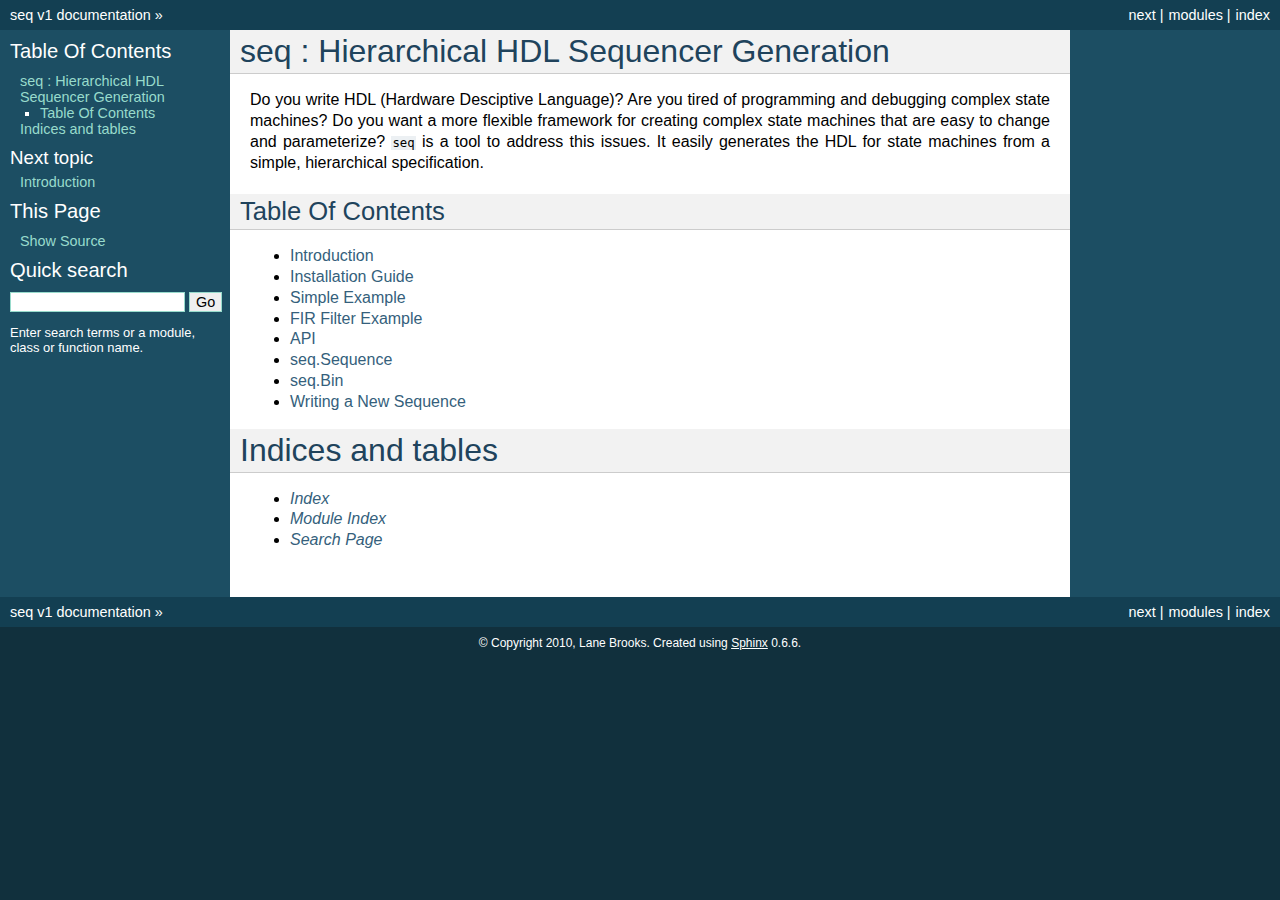
<file: index.html>
<!DOCTYPE html PUBLIC "-//W3C//DTD XHTML 1.0 Transitional//EN"
  "http://www.w3.org/TR/xhtml1/DTD/xhtml1-transitional.dtd">

<html xmlns="http://www.w3.org/1999/xhtml">
  <head>
    <meta http-equiv="Content-Type" content="text/html; charset=utf-8" />
    
    <title>seq : Hierarchical HDL Sequencer Generation &mdash; seq v1 documentation</title>
    <link rel="stylesheet" href="_static/default.css" type="text/css" />
    <link rel="stylesheet" href="_static/pygments.css" type="text/css" />
    <script type="text/javascript">
      var DOCUMENTATION_OPTIONS = {
        URL_ROOT:    '',
        VERSION:     '1',
        COLLAPSE_MODINDEX: false,
        FILE_SUFFIX: '.html',
        HAS_SOURCE:  true
      };
    </script>
    <script type="text/javascript" src="_static/jquery.js"></script>
    <script type="text/javascript" src="_static/doctools.js"></script>
    <link rel="top" title="seq v1 documentation" href="#" />
    <link rel="next" title="Introduction" href="intro.html" /> 
  </head>
  <body>
    <div class="related">
      <h3>Navigation</h3>
      <ul>
        <li class="right" style="margin-right: 10px">
          <a href="genindex.html" title="General Index"
             accesskey="I">index</a></li>
        <li class="right" >
          <a href="modindex.html" title="Global Module Index"
             accesskey="M">modules</a> |</li>
        <li class="right" >
          <a href="intro.html" title="Introduction"
             accesskey="N">next</a> |</li>
        <li><a href="#">seq v1 documentation</a> &raquo;</li> 
      </ul>
    </div>  

    <div class="document">
      <div class="documentwrapper">
        <div class="bodywrapper">
          <div class="body">
            
  <div class="section" id="seq-hierarchical-hdl-sequencer-generation">
<h1>seq : Hierarchical HDL Sequencer Generation<a class="headerlink" href="#seq-hierarchical-hdl-sequencer-generation" title="Permalink to this headline">¶</a></h1>
<p>Do you write HDL (Hardware Desciptive Language)? Are you tired of
programming and debugging complex state machines? Do you want a more
flexible framework for creating complex state machines that are easy
to change and parameterize? <tt class="docutils literal"><span class="pre">seq</span></tt> is a tool to address this issues.
It easily generates the HDL for state machines from a simple,
hierarchical specification.</p>
<div class="section" id="table-of-contents">
<h2>Table Of Contents<a class="headerlink" href="#table-of-contents" title="Permalink to this headline">¶</a></h2>
<ul>
<li class="toctree-l1"><a class="reference external" href="intro.html">Introduction</a></li>
<li class="toctree-l1"><a class="reference external" href="install.html">Installation Guide</a></li>
<li class="toctree-l1"><a class="reference external" href="example1.html">Simple Example</a></li>
<li class="toctree-l1"><a class="reference external" href="fir_example.html">FIR Filter Example</a></li>
<li class="toctree-l1"><a class="reference external" href="api.html">API</a></li>
<li class="toctree-l1"><a class="reference external" href="sequence.html">seq.Sequence</a></li>
<li class="toctree-l1"><a class="reference external" href="bin.html">seq.Bin</a></li>
<li class="toctree-l1"><a class="reference external" href="sequence_creation.html">Writing a New Sequence</a></li>
</ul>
</div>
</div>
<div class="section" id="indices-and-tables">
<h1>Indices and tables<a class="headerlink" href="#indices-and-tables" title="Permalink to this headline">¶</a></h1>
<ul class="simple">
<li><a class="reference external" href="genindex.html"><em>Index</em></a></li>
<li><a class="reference external" href="modindex.html"><em>Module Index</em></a></li>
<li><a class="reference external" href="search.html"><em>Search Page</em></a></li>
</ul>
</div>


          </div>
        </div>
      </div>
      <div class="sphinxsidebar">
        <div class="sphinxsidebarwrapper">
            <h3><a href="#">Table Of Contents</a></h3>
            <ul>
<li><a class="reference external" href="#">seq : Hierarchical HDL Sequencer Generation</a><ul>
<li><a class="reference external" href="#table-of-contents">Table Of Contents</a><ul>
</ul>
</li>
</ul>
</li>
<li><a class="reference external" href="#indices-and-tables">Indices and tables</a></li>
</ul>

            <h4>Next topic</h4>
            <p class="topless"><a href="intro.html"
                                  title="next chapter">Introduction</a></p>
            <h3>This Page</h3>
            <ul class="this-page-menu">
              <li><a href="_sources/index.txt"
                     rel="nofollow">Show Source</a></li>
            </ul>
          <div id="searchbox" style="display: none">
            <h3>Quick search</h3>
              <form class="search" action="search.html" method="get">
                <input type="text" name="q" size="18" />
                <input type="submit" value="Go" />
                <input type="hidden" name="check_keywords" value="yes" />
                <input type="hidden" name="area" value="default" />
              </form>
              <p class="searchtip" style="font-size: 90%">
              Enter search terms or a module, class or function name.
              </p>
          </div>
          <script type="text/javascript">$('#searchbox').show(0);</script>
        </div>
      </div>
      <div class="clearer"></div>
    </div>
    <div class="related">
      <h3>Navigation</h3>
      <ul>
        <li class="right" style="margin-right: 10px">
          <a href="genindex.html" title="General Index"
             >index</a></li>
        <li class="right" >
          <a href="modindex.html" title="Global Module Index"
             >modules</a> |</li>
        <li class="right" >
          <a href="intro.html" title="Introduction"
             >next</a> |</li>
        <li><a href="#">seq v1 documentation</a> &raquo;</li> 
      </ul>
    </div>
    <div class="footer">
      &copy; Copyright 2010, Lane Brooks.
      Created using <a href="http://sphinx.pocoo.org/">Sphinx</a> 0.6.6.
    </div>
  </body>
</html>
</file>
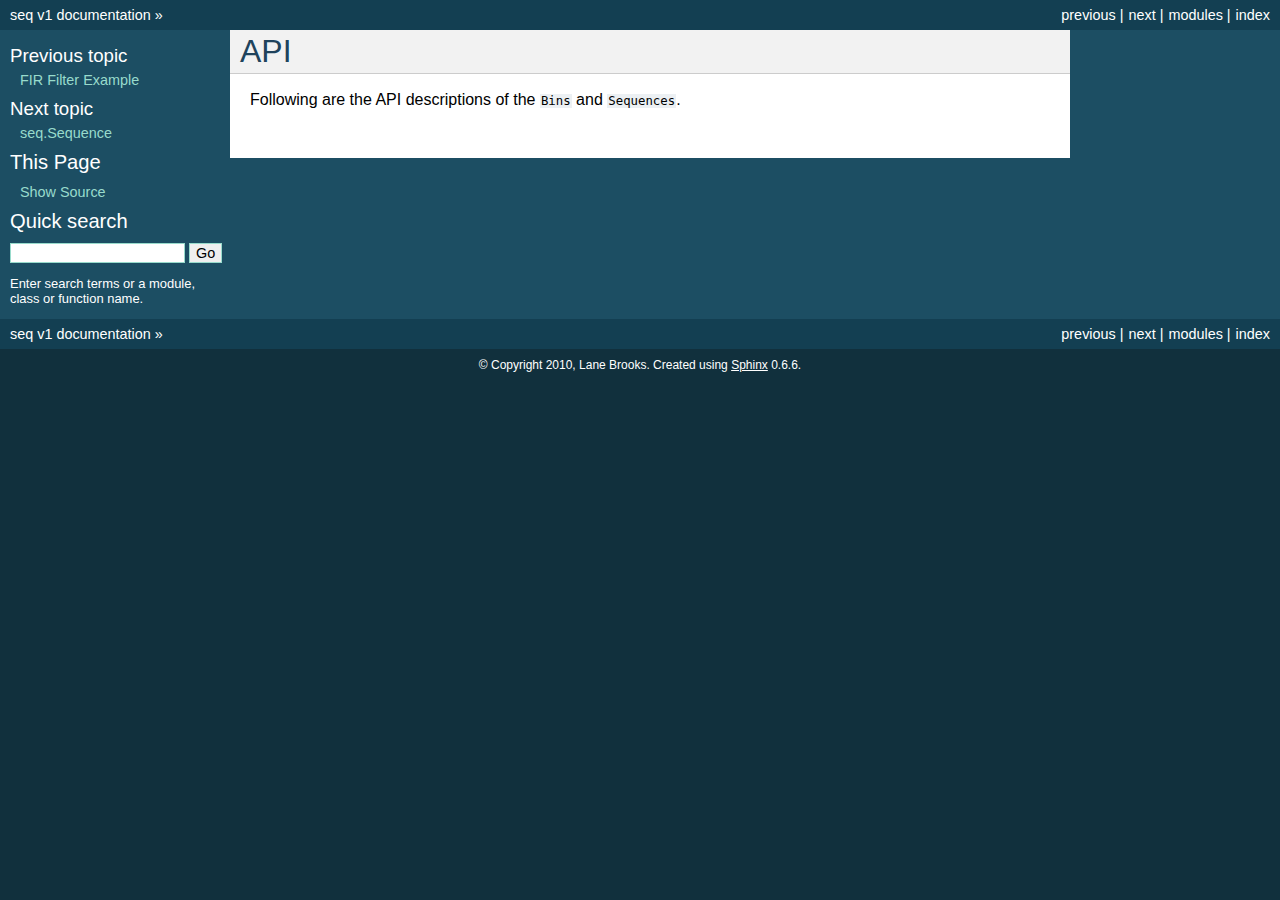
<file: api.html>
<!DOCTYPE html PUBLIC "-//W3C//DTD XHTML 1.0 Transitional//EN"
  "http://www.w3.org/TR/xhtml1/DTD/xhtml1-transitional.dtd">

<html xmlns="http://www.w3.org/1999/xhtml">
  <head>
    <meta http-equiv="Content-Type" content="text/html; charset=utf-8" />
    
    <title>API &mdash; seq v1 documentation</title>
    <link rel="stylesheet" href="_static/default.css" type="text/css" />
    <link rel="stylesheet" href="_static/pygments.css" type="text/css" />
    <script type="text/javascript">
      var DOCUMENTATION_OPTIONS = {
        URL_ROOT:    '',
        VERSION:     '1',
        COLLAPSE_MODINDEX: false,
        FILE_SUFFIX: '.html',
        HAS_SOURCE:  true
      };
    </script>
    <script type="text/javascript" src="_static/jquery.js"></script>
    <script type="text/javascript" src="_static/doctools.js"></script>
    <link rel="top" title="seq v1 documentation" href="index.html" />
    <link rel="next" title="seq.Sequence" href="sequence.html" />
    <link rel="prev" title="FIR Filter Example" href="fir_example.html" /> 
  </head>
  <body>
    <div class="related">
      <h3>Navigation</h3>
      <ul>
        <li class="right" style="margin-right: 10px">
          <a href="genindex.html" title="General Index"
             accesskey="I">index</a></li>
        <li class="right" >
          <a href="modindex.html" title="Global Module Index"
             accesskey="M">modules</a> |</li>
        <li class="right" >
          <a href="sequence.html" title="seq.Sequence"
             accesskey="N">next</a> |</li>
        <li class="right" >
          <a href="fir_example.html" title="FIR Filter Example"
             accesskey="P">previous</a> |</li>
        <li><a href="index.html">seq v1 documentation</a> &raquo;</li> 
      </ul>
    </div>  

    <div class="document">
      <div class="documentwrapper">
        <div class="bodywrapper">
          <div class="body">
            
  <div class="section" id="api">
<h1>API<a class="headerlink" href="#api" title="Permalink to this headline">¶</a></h1>
<p>Following are the API descriptions of the <tt class="docutils literal"><span class="pre">Bins</span></tt> and <tt class="docutils literal"><span class="pre">Sequences</span></tt>.</p>
</div>


          </div>
        </div>
      </div>
      <div class="sphinxsidebar">
        <div class="sphinxsidebarwrapper">
            <h4>Previous topic</h4>
            <p class="topless"><a href="fir_example.html"
                                  title="previous chapter">FIR Filter Example</a></p>
            <h4>Next topic</h4>
            <p class="topless"><a href="sequence.html"
                                  title="next chapter">seq.Sequence</a></p>
            <h3>This Page</h3>
            <ul class="this-page-menu">
              <li><a href="_sources/api.txt"
                     rel="nofollow">Show Source</a></li>
            </ul>
          <div id="searchbox" style="display: none">
            <h3>Quick search</h3>
              <form class="search" action="search.html" method="get">
                <input type="text" name="q" size="18" />
                <input type="submit" value="Go" />
                <input type="hidden" name="check_keywords" value="yes" />
                <input type="hidden" name="area" value="default" />
              </form>
              <p class="searchtip" style="font-size: 90%">
              Enter search terms or a module, class or function name.
              </p>
          </div>
          <script type="text/javascript">$('#searchbox').show(0);</script>
        </div>
      </div>
      <div class="clearer"></div>
    </div>
    <div class="related">
      <h3>Navigation</h3>
      <ul>
        <li class="right" style="margin-right: 10px">
          <a href="genindex.html" title="General Index"
             >index</a></li>
        <li class="right" >
          <a href="modindex.html" title="Global Module Index"
             >modules</a> |</li>
        <li class="right" >
          <a href="sequence.html" title="seq.Sequence"
             >next</a> |</li>
        <li class="right" >
          <a href="fir_example.html" title="FIR Filter Example"
             >previous</a> |</li>
        <li><a href="index.html">seq v1 documentation</a> &raquo;</li> 
      </ul>
    </div>
    <div class="footer">
      &copy; Copyright 2010, Lane Brooks.
      Created using <a href="http://sphinx.pocoo.org/">Sphinx</a> 0.6.6.
    </div>
  </body>
</html>
</file>
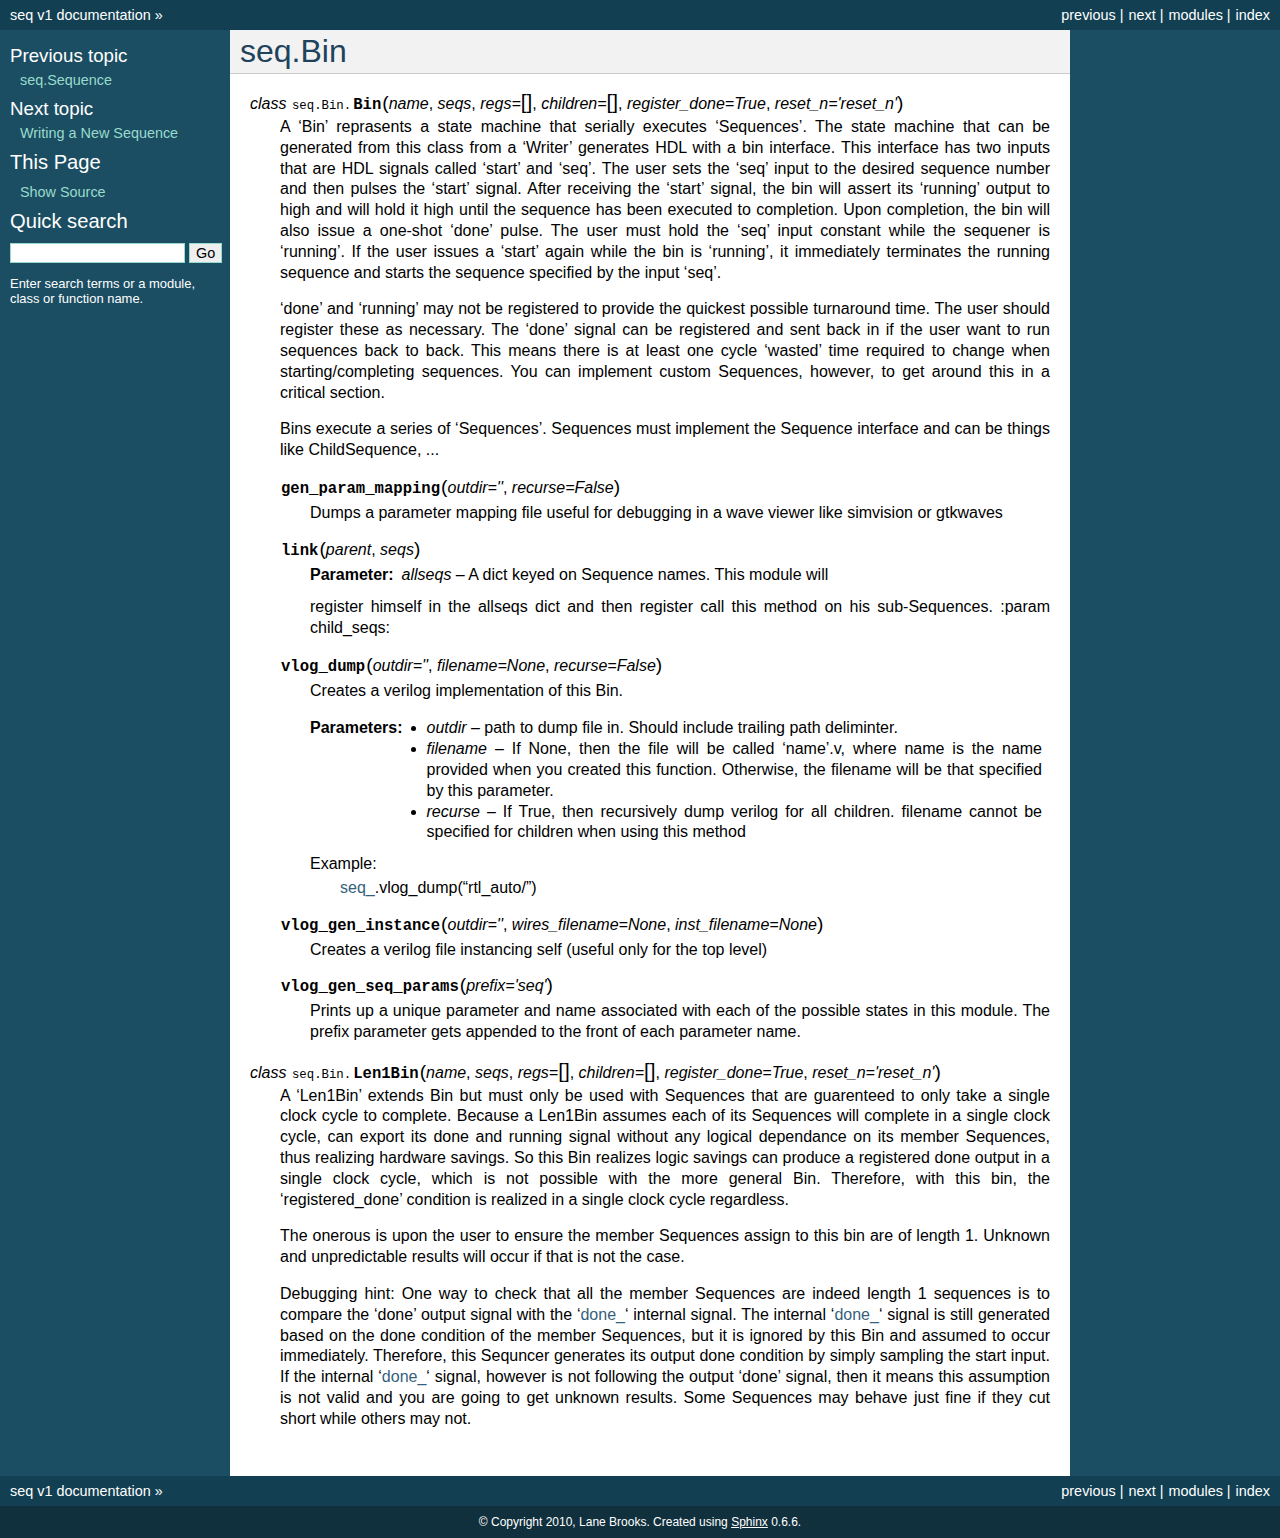
<file: bin.html>
<!DOCTYPE html PUBLIC "-//W3C//DTD XHTML 1.0 Transitional//EN"
  "http://www.w3.org/TR/xhtml1/DTD/xhtml1-transitional.dtd">

<html xmlns="http://www.w3.org/1999/xhtml">
  <head>
    <meta http-equiv="Content-Type" content="text/html; charset=utf-8" />
    
    <title>seq.Bin &mdash; seq v1 documentation</title>
    <link rel="stylesheet" href="_static/default.css" type="text/css" />
    <link rel="stylesheet" href="_static/pygments.css" type="text/css" />
    <script type="text/javascript">
      var DOCUMENTATION_OPTIONS = {
        URL_ROOT:    '',
        VERSION:     '1',
        COLLAPSE_MODINDEX: false,
        FILE_SUFFIX: '.html',
        HAS_SOURCE:  true
      };
    </script>
    <script type="text/javascript" src="_static/jquery.js"></script>
    <script type="text/javascript" src="_static/doctools.js"></script>
    <link rel="top" title="seq v1 documentation" href="index.html" />
    <link rel="next" title="Writing a New Sequence" href="sequence_creation.html" />
    <link rel="prev" title="seq.Sequence" href="sequence.html" /> 
  </head>
  <body>
    <div class="related">
      <h3>Navigation</h3>
      <ul>
        <li class="right" style="margin-right: 10px">
          <a href="genindex.html" title="General Index"
             accesskey="I">index</a></li>
        <li class="right" >
          <a href="modindex.html" title="Global Module Index"
             accesskey="M">modules</a> |</li>
        <li class="right" >
          <a href="sequence_creation.html" title="Writing a New Sequence"
             accesskey="N">next</a> |</li>
        <li class="right" >
          <a href="sequence.html" title="seq.Sequence"
             accesskey="P">previous</a> |</li>
        <li><a href="index.html">seq v1 documentation</a> &raquo;</li> 
      </ul>
    </div>  

    <div class="document">
      <div class="documentwrapper">
        <div class="bodywrapper">
          <div class="body">
            
  <div class="section" id="module-seq.Bin">
<h1>seq.Bin<a class="headerlink" href="#module-seq.Bin" title="Permalink to this headline">¶</a></h1>
<dl class="class">
<dt id="seq.Bin.Bin">
<em class="property">class </em><tt class="descclassname">seq.Bin.</tt><tt class="descname">Bin</tt><big>(</big><em>name</em>, <em>seqs</em>, <em>regs=</em><span class="optional">[</span><span class="optional">]</span>, <em>children=</em><span class="optional">[</span><span class="optional">]</span>, <em>register_done=True</em>, <em>reset_n='reset_n'</em><big>)</big><a class="headerlink" href="#seq.Bin.Bin" title="Permalink to this definition">¶</a></dt>
<dd><p>A &#8216;Bin&#8217; reprasents a state machine that serially executes
&#8216;Sequences&#8217;.  The state machine that can be generated from this class
from a &#8216;Writer&#8217; generates HDL with a bin interface.  This interface
has two inputs that are HDL signals called &#8216;start&#8217; and &#8216;seq&#8217;.  The
user sets the &#8216;seq&#8217; input to the desired sequence number and then pulses
the &#8216;start&#8217; signal.  After receiving the &#8216;start&#8217; signal, the bin
will assert its &#8216;running&#8217; output to high and will hold it high until
the sequence has been executed to completion.  Upon completion, the
bin will also issue a one-shot &#8216;done&#8217; pulse.  The user must
hold the &#8216;seq&#8217; input constant while the sequener is &#8216;running&#8217;.  If
the user issues a &#8216;start&#8217; again while the bin is &#8216;running&#8217;, it
immediately terminates the running sequence and starts the sequence
specified by the input &#8216;seq&#8217;.</p>
<p>&#8216;done&#8217; and &#8216;running&#8217; may not be registered to provide the quickest
possible turnaround time.  The user should register these as
necessary.  The &#8216;done&#8217; signal can be registered and sent back in if
the user want to run sequences back to back.  This means there is at
least one cycle &#8216;wasted&#8217; time required to change when
starting/completing sequences.  You can implement custom Sequences,
however, to get around this in a critical section.</p>
<p>Bins execute a series of &#8216;Sequences&#8217;.  Sequences must implement
the Sequence interface and can be things like ChildSequence, ...</p>
<dl class="method">
<dt id="seq.Bin.Bin.gen_param_mapping">
<tt class="descname">gen_param_mapping</tt><big>(</big><em>outdir=''</em>, <em>recurse=False</em><big>)</big><a class="headerlink" href="#seq.Bin.Bin.gen_param_mapping" title="Permalink to this definition">¶</a></dt>
<dd>Dumps a parameter mapping file useful for debugging in a
wave viewer like simvision or gtkwaves</dd></dl>

<dl class="method">
<dt id="seq.Bin.Bin.link">
<tt class="descname">link</tt><big>(</big><em>parent</em>, <em>seqs</em><big>)</big><a class="headerlink" href="#seq.Bin.Bin.link" title="Permalink to this definition">¶</a></dt>
<dd><table class="docutils field-list" frame="void" rules="none">
<col class="field-name" />
<col class="field-body" />
<tbody valign="top">
<tr class="field"><th class="field-name">Parameter:</th><td class="field-body"><em>allseqs</em> &#8211; A dict keyed on Sequence names.  This module will</td>
</tr>
</tbody>
</table>
<p>register himself in the allseqs dict and then register call this
method on his sub-Sequences.
:param child_seqs:</p>
</dd></dl>

<dl class="method">
<dt id="seq.Bin.Bin.vlog_dump">
<tt class="descname">vlog_dump</tt><big>(</big><em>outdir=''</em>, <em>filename=None</em>, <em>recurse=False</em><big>)</big><a class="headerlink" href="#seq.Bin.Bin.vlog_dump" title="Permalink to this definition">¶</a></dt>
<dd><p>Creates a verilog implementation of this Bin.</p>
<table class="docutils field-list" frame="void" rules="none">
<col class="field-name" />
<col class="field-body" />
<tbody valign="top">
<tr class="field"><th class="field-name">Parameters:</th><td class="field-body"><ul class="first last simple">
<li><em>outdir</em> &#8211; path to dump file in. Should include trailing path deliminter.</li>
<li><em>filename</em> &#8211; If None, then the file will be called &#8216;name&#8217;.v, where name is the name provided when you created this function.  Otherwise, the filename will be that specified by this parameter.</li>
<li><em>recurse</em> &#8211; If True, then recursively dump verilog for all children.  filename cannot be specified for children when using this method</li>
</ul>
</td>
</tr>
</tbody>
</table>
<dl class="docutils">
<dt>Example:</dt>
<dd><a href="#id1"><span class="problematic" id="id2">seq_</span></a>.vlog_dump(&#8220;rtl_auto/&#8221;)</dd>
</dl>
</dd></dl>

<dl class="method">
<dt id="seq.Bin.Bin.vlog_gen_instance">
<tt class="descname">vlog_gen_instance</tt><big>(</big><em>outdir=''</em>, <em>wires_filename=None</em>, <em>inst_filename=None</em><big>)</big><a class="headerlink" href="#seq.Bin.Bin.vlog_gen_instance" title="Permalink to this definition">¶</a></dt>
<dd>Creates a verilog file instancing self (useful only for the top
level)</dd></dl>

<dl class="method">
<dt id="seq.Bin.Bin.vlog_gen_seq_params">
<tt class="descname">vlog_gen_seq_params</tt><big>(</big><em>prefix='seq'</em><big>)</big><a class="headerlink" href="#seq.Bin.Bin.vlog_gen_seq_params" title="Permalink to this definition">¶</a></dt>
<dd>Prints up a unique parameter and name associated with each
of the possible states in this module.  The prefix parameter gets
appended to the front of each parameter name.</dd></dl>

</dd></dl>

<dl class="class">
<dt id="seq.Bin.Len1Bin">
<em class="property">class </em><tt class="descclassname">seq.Bin.</tt><tt class="descname">Len1Bin</tt><big>(</big><em>name</em>, <em>seqs</em>, <em>regs=</em><span class="optional">[</span><span class="optional">]</span>, <em>children=</em><span class="optional">[</span><span class="optional">]</span>, <em>register_done=True</em>, <em>reset_n='reset_n'</em><big>)</big><a class="headerlink" href="#seq.Bin.Len1Bin" title="Permalink to this definition">¶</a></dt>
<dd><p>A &#8216;Len1Bin&#8217; extends Bin but must only be used with
Sequences that are guarenteed to only take a single clock cycle to
complete.  Because a Len1Bin assumes each of its Sequences will
complete in a single clock cycle, can export its done and running
signal without any logical dependance on its member Sequences, thus
realizing hardware savings.  So this Bin realizes logic savings
can produce a registered done output in a single clock cycle, which is
not possible with the more general Bin.  Therefore, with this
bin, the &#8216;registered_done&#8217; condition is realized in a single
clock cycle regardless.</p>
<p>The onerous is upon the user to ensure the member Sequences assign to
this bin are of length 1.  Unknown and unpredictable results
will occur if that is not the case.</p>
<p>Debugging hint: One way to check that all the member Sequences are
indeed length 1 sequences is to compare the &#8216;done&#8217; output signal with
the &#8216;<a href="#id3"><span class="problematic" id="id4">done_</span></a>&#8216; internal signal.  The internal &#8216;<a href="#id5"><span class="problematic" id="id6">done_</span></a>&#8216; signal is still
generated based on the done condition of the member Sequences, but it
is ignored by this Bin and assumed to occur immediately.
Therefore, this Sequncer generates its output done condition by simply
sampling the start input.  If the internal &#8216;<a href="#id7"><span class="problematic" id="id8">done_</span></a>&#8216; signal, however is
not following the output &#8216;done&#8217; signal, then it means this assumption
is not valid and you are going to get unknown results.  Some Sequences
may behave just fine if they cut short while others may not.</p>
</dd></dl>

</div>


          </div>
        </div>
      </div>
      <div class="sphinxsidebar">
        <div class="sphinxsidebarwrapper">
            <h4>Previous topic</h4>
            <p class="topless"><a href="sequence.html"
                                  title="previous chapter">seq.Sequence</a></p>
            <h4>Next topic</h4>
            <p class="topless"><a href="sequence_creation.html"
                                  title="next chapter">Writing a New Sequence</a></p>
            <h3>This Page</h3>
            <ul class="this-page-menu">
              <li><a href="_sources/bin.txt"
                     rel="nofollow">Show Source</a></li>
            </ul>
          <div id="searchbox" style="display: none">
            <h3>Quick search</h3>
              <form class="search" action="search.html" method="get">
                <input type="text" name="q" size="18" />
                <input type="submit" value="Go" />
                <input type="hidden" name="check_keywords" value="yes" />
                <input type="hidden" name="area" value="default" />
              </form>
              <p class="searchtip" style="font-size: 90%">
              Enter search terms or a module, class or function name.
              </p>
          </div>
          <script type="text/javascript">$('#searchbox').show(0);</script>
        </div>
      </div>
      <div class="clearer"></div>
    </div>
    <div class="related">
      <h3>Navigation</h3>
      <ul>
        <li class="right" style="margin-right: 10px">
          <a href="genindex.html" title="General Index"
             >index</a></li>
        <li class="right" >
          <a href="modindex.html" title="Global Module Index"
             >modules</a> |</li>
        <li class="right" >
          <a href="sequence_creation.html" title="Writing a New Sequence"
             >next</a> |</li>
        <li class="right" >
          <a href="sequence.html" title="seq.Sequence"
             >previous</a> |</li>
        <li><a href="index.html">seq v1 documentation</a> &raquo;</li> 
      </ul>
    </div>
    <div class="footer">
      &copy; Copyright 2010, Lane Brooks.
      Created using <a href="http://sphinx.pocoo.org/">Sphinx</a> 0.6.6.
    </div>
  </body>
</html>
</file>
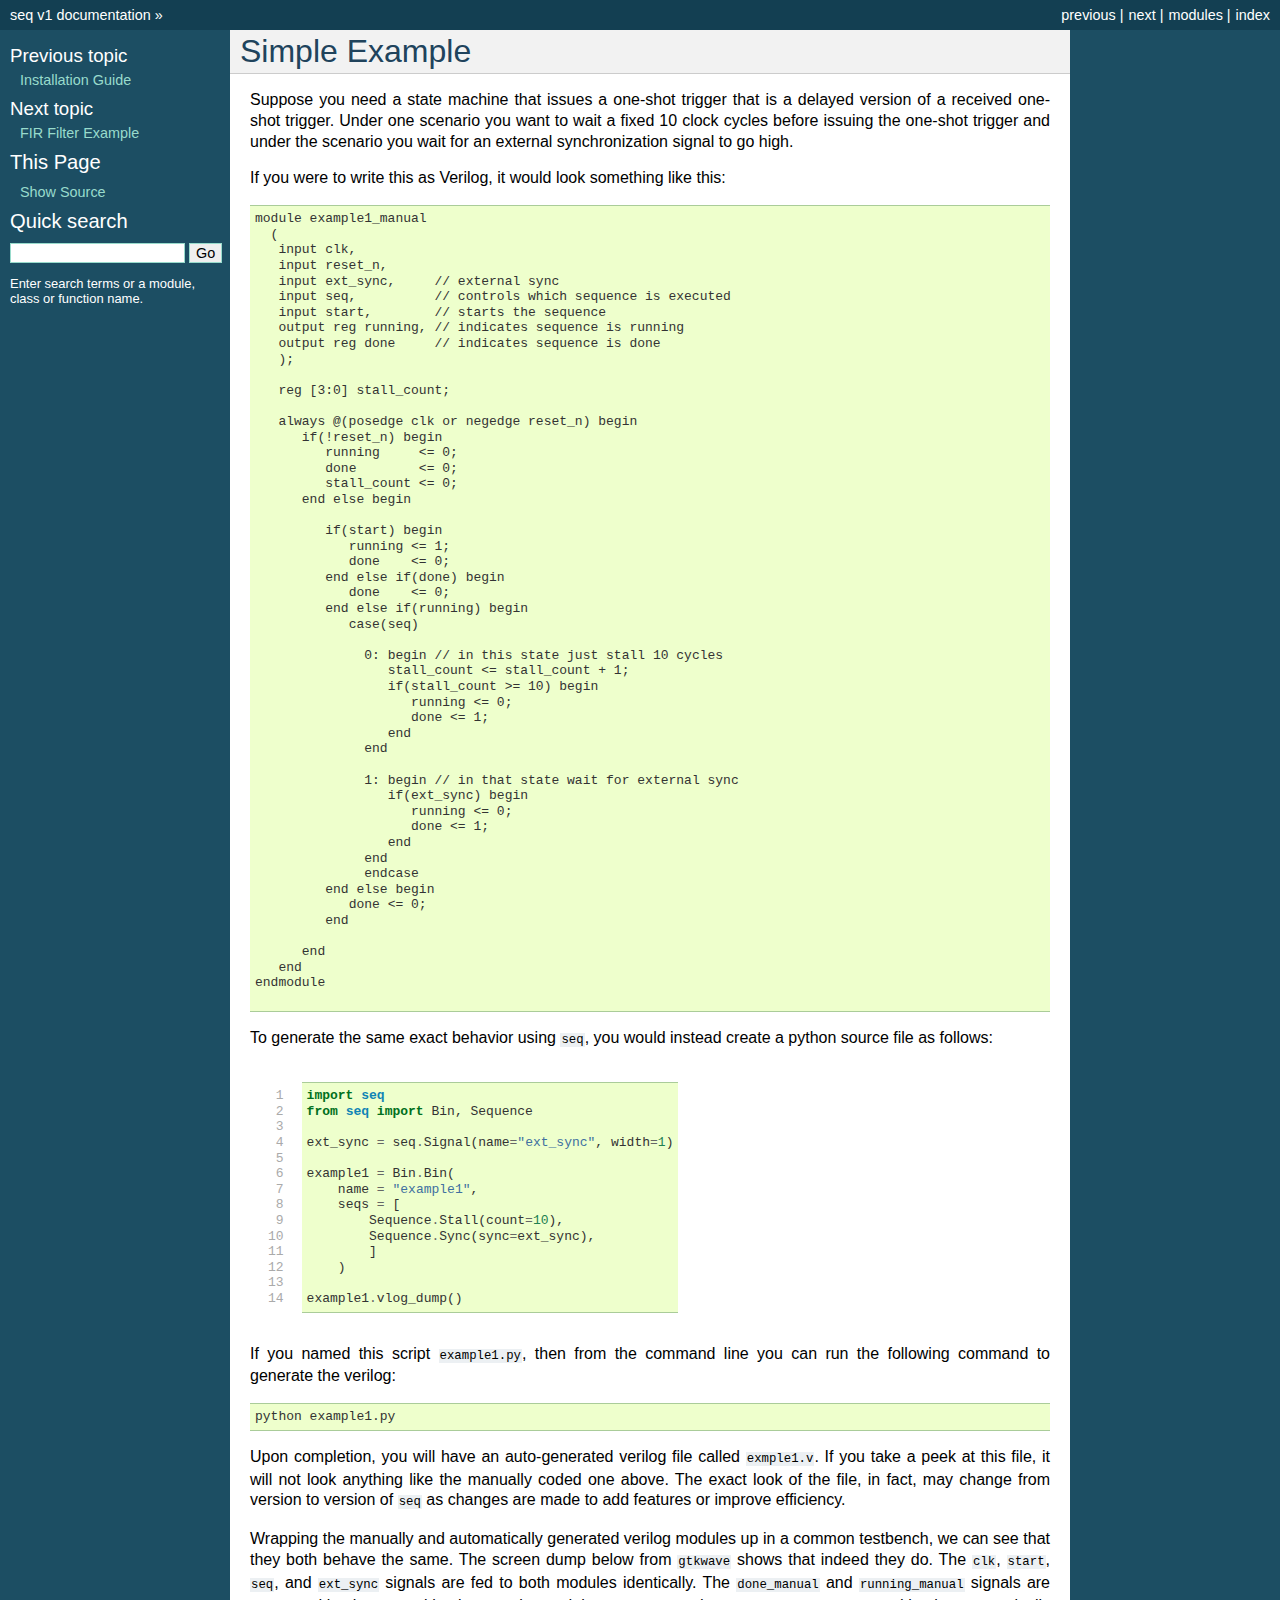
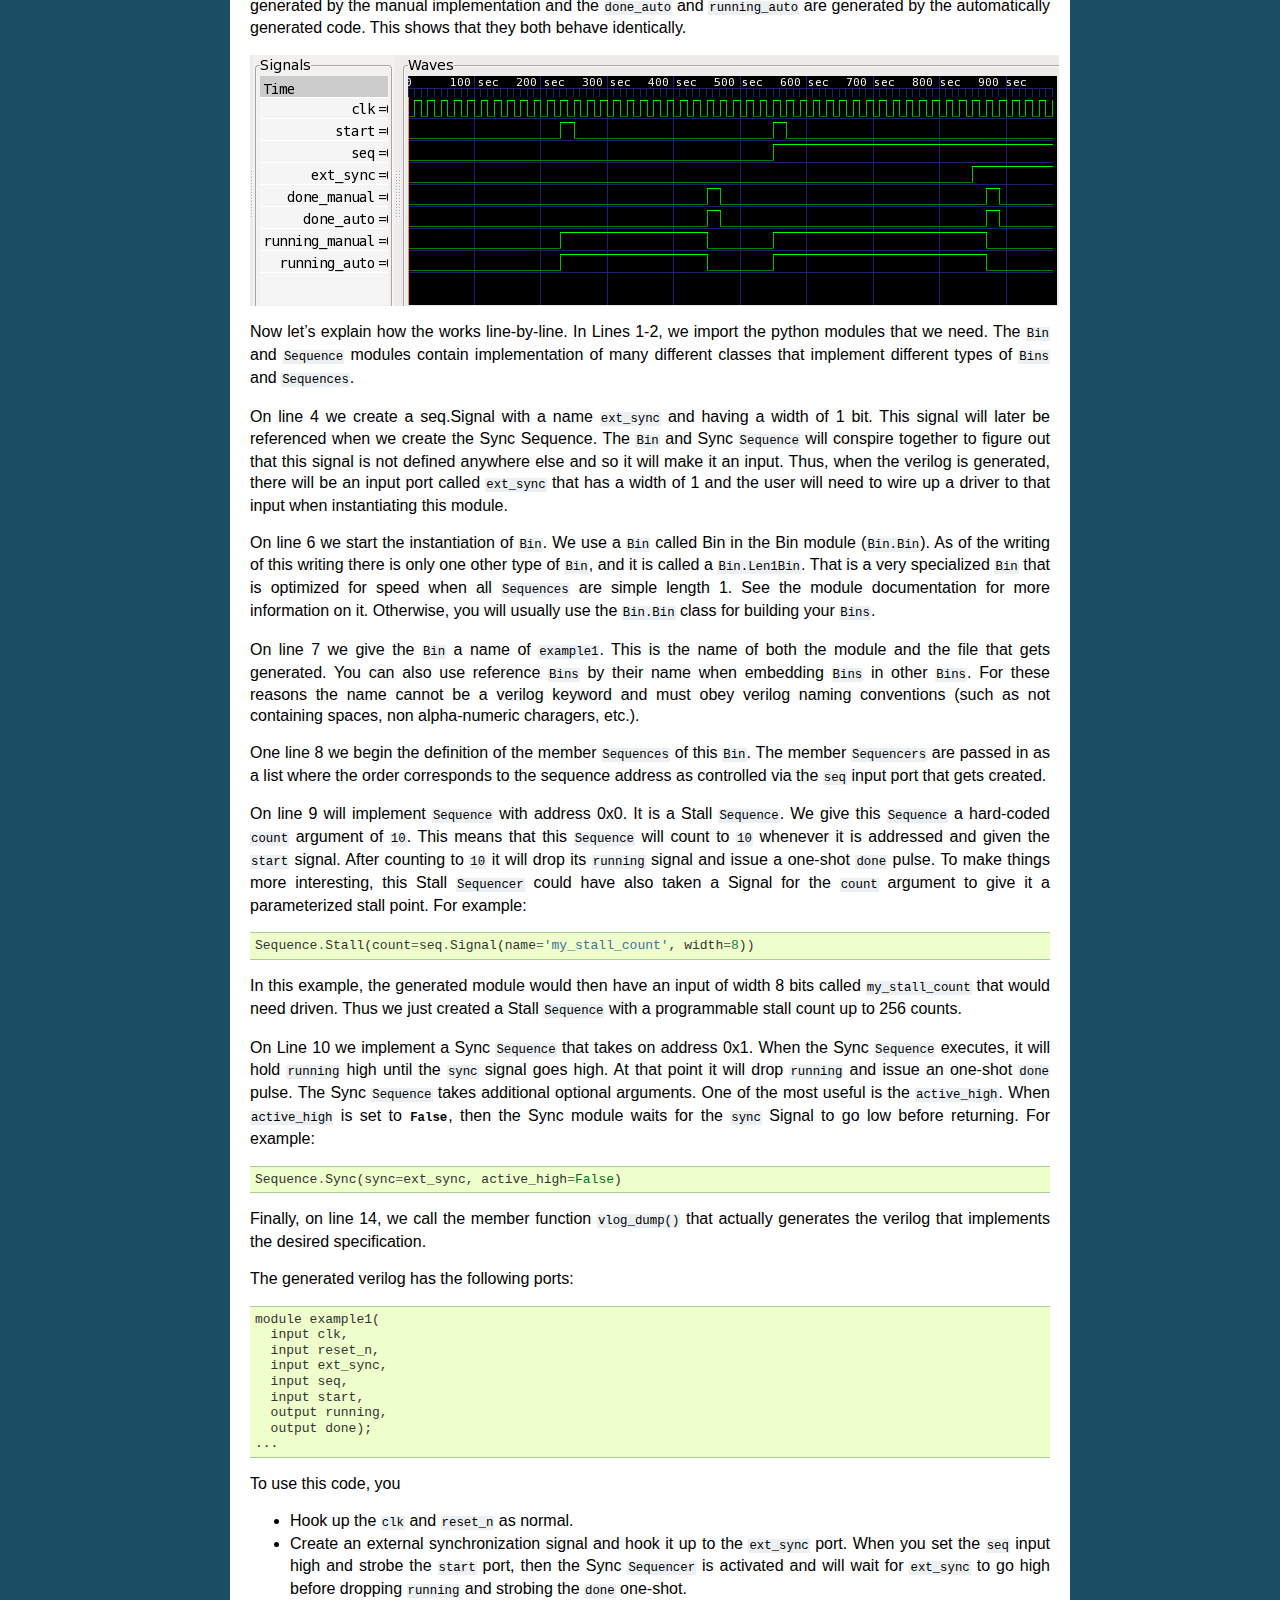
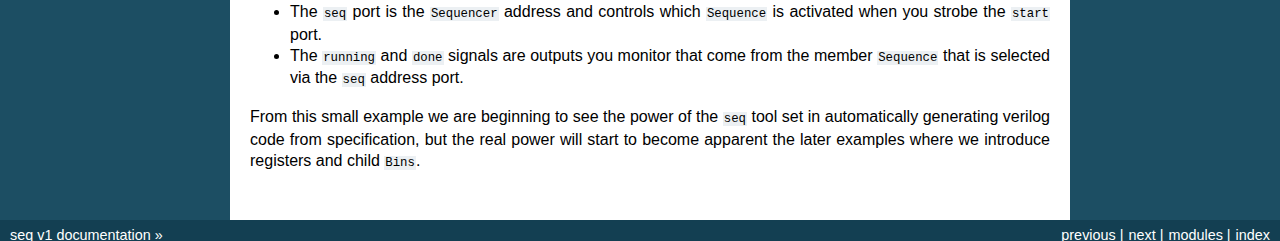
<file: example1.html>
<!DOCTYPE html PUBLIC "-//W3C//DTD XHTML 1.0 Transitional//EN"
  "http://www.w3.org/TR/xhtml1/DTD/xhtml1-transitional.dtd">

<html xmlns="http://www.w3.org/1999/xhtml">
  <head>
    <meta http-equiv="Content-Type" content="text/html; charset=utf-8" />
    
    <title>Simple Example &mdash; seq v1 documentation</title>
    <link rel="stylesheet" href="_static/default.css" type="text/css" />
    <link rel="stylesheet" href="_static/pygments.css" type="text/css" />
    <script type="text/javascript">
      var DOCUMENTATION_OPTIONS = {
        URL_ROOT:    '',
        VERSION:     '1',
        COLLAPSE_MODINDEX: false,
        FILE_SUFFIX: '.html',
        HAS_SOURCE:  true
      };
    </script>
    <script type="text/javascript" src="_static/jquery.js"></script>
    <script type="text/javascript" src="_static/doctools.js"></script>
    <link rel="top" title="seq v1 documentation" href="index.html" />
    <link rel="next" title="FIR Filter Example" href="fir_example.html" />
    <link rel="prev" title="Installation Guide" href="install.html" /> 
  </head>
  <body>
    <div class="related">
      <h3>Navigation</h3>
      <ul>
        <li class="right" style="margin-right: 10px">
          <a href="genindex.html" title="General Index"
             accesskey="I">index</a></li>
        <li class="right" >
          <a href="modindex.html" title="Global Module Index"
             accesskey="M">modules</a> |</li>
        <li class="right" >
          <a href="fir_example.html" title="FIR Filter Example"
             accesskey="N">next</a> |</li>
        <li class="right" >
          <a href="install.html" title="Installation Guide"
             accesskey="P">previous</a> |</li>
        <li><a href="index.html">seq v1 documentation</a> &raquo;</li> 
      </ul>
    </div>  

    <div class="document">
      <div class="documentwrapper">
        <div class="bodywrapper">
          <div class="body">
            
  <div class="section" id="simple-example">
<h1>Simple Example<a class="headerlink" href="#simple-example" title="Permalink to this headline">¶</a></h1>
<p>Suppose you need a state machine that issues a one-shot trigger that
is a delayed version of a received one-shot trigger. Under one
scenario you want to wait a fixed 10 clock cycles before issuing the
one-shot trigger and under the scenario you wait for an external
synchronization signal to go high.</p>
<p>If you were to write this as Verilog, it would look something like this:</p>
<div class="highlight-c"><pre>module example1_manual
  (
   input clk,
   input reset_n,
   input ext_sync,     // external sync
   input seq,          // controls which sequence is executed
   input start,        // starts the sequence
   output reg running, // indicates sequence is running
   output reg done     // indicates sequence is done
   );

   reg [3:0] stall_count;
   
   always @(posedge clk or negedge reset_n) begin
      if(!reset_n) begin
	 running     &lt;= 0;
	 done        &lt;= 0;
	 stall_count &lt;= 0;
      end else begin

	 if(start) begin
	    running &lt;= 1;
	    done    &lt;= 0;
	 end else if(done) begin
	    done    &lt;= 0;
	 end else if(running) begin
	    case(seq)

	      0: begin // in this state just stall 10 cycles
		 stall_count &lt;= stall_count + 1;
		 if(stall_count &gt;= 10) begin
		    running &lt;= 0;
		    done &lt;= 1;
		 end 
	      end
	      
	      1: begin // in that state wait for external sync
		 if(ext_sync) begin
		    running &lt;= 0;
		    done &lt;= 1;
		 end
	      end
	      endcase
	 end else begin
	    done &lt;= 0;
	 end

      end
   end
endmodule

</pre>
</div>
<p>To generate the same exact behavior using <tt class="docutils literal"><span class="pre">seq</span></tt>, you would instead
create a python source file as follows:</p>
<div class="highlight-python"><table class="highlighttable"><tr><td class="linenos"><div class="linenodiv"><pre> 1
 2
 3
 4
 5
 6
 7
 8
 9
10
11
12
13
14</pre></div></td><td class="code"><div class="highlight"><pre><span class="kn">import</span> <span class="nn">seq</span>
<span class="kn">from</span> <span class="nn">seq</span> <span class="kn">import</span> <span class="n">Bin</span><span class="p">,</span> <span class="n">Sequence</span>

<span class="n">ext_sync</span> <span class="o">=</span> <span class="n">seq</span><span class="o">.</span><span class="n">Signal</span><span class="p">(</span><span class="n">name</span><span class="o">=</span><span class="s">&quot;ext_sync&quot;</span><span class="p">,</span> <span class="n">width</span><span class="o">=</span><span class="mi">1</span><span class="p">)</span>

<span class="n">example1</span> <span class="o">=</span> <span class="n">Bin</span><span class="o">.</span><span class="n">Bin</span><span class="p">(</span>
    <span class="n">name</span> <span class="o">=</span> <span class="s">&quot;example1&quot;</span><span class="p">,</span>
    <span class="n">seqs</span> <span class="o">=</span> <span class="p">[</span>
        <span class="n">Sequence</span><span class="o">.</span><span class="n">Stall</span><span class="p">(</span><span class="n">count</span><span class="o">=</span><span class="mi">10</span><span class="p">),</span>
        <span class="n">Sequence</span><span class="o">.</span><span class="n">Sync</span><span class="p">(</span><span class="n">sync</span><span class="o">=</span><span class="n">ext_sync</span><span class="p">),</span>
        <span class="p">]</span>
    <span class="p">)</span>
    
<span class="n">example1</span><span class="o">.</span><span class="n">vlog_dump</span><span class="p">()</span>
</pre></div>
</td></tr></table></div>
<p>If you named this script <tt class="docutils literal"><span class="pre">example1.py</span></tt>, then from the command line
you can run the following command to generate the verilog:</p>
<div class="highlight-python"><pre>python example1.py</pre>
</div>
<p>Upon completion, you will have an auto-generated verilog file called
<tt class="docutils literal"><span class="pre">exmple1.v</span></tt>. If you take a peek at this file, it will not look
anything like the manually coded one above. The exact look of the
file, in fact, may change from version to version of <tt class="docutils literal"><span class="pre">seq</span></tt> as
changes are made to add features or improve efficiency.</p>
<p>Wrapping the manually and automatically generated verilog modules up
in a common testbench, we can see that they both behave the same. The
screen dump below from <tt class="docutils literal"><span class="pre">gtkwave</span></tt> shows that indeed they do. The
<tt class="docutils literal"><span class="pre">clk</span></tt>, <tt class="docutils literal"><span class="pre">start</span></tt>, <tt class="docutils literal"><span class="pre">seq</span></tt>, and <tt class="docutils literal"><span class="pre">ext_sync</span></tt> signals are fed to both
modules identically. The <tt class="docutils literal"><span class="pre">done_manual</span></tt> and <tt class="docutils literal"><span class="pre">running_manual</span></tt>
signals are generated by the manual implementation and the
<tt class="docutils literal"><span class="pre">done_auto</span></tt> and <tt class="docutils literal"><span class="pre">running_auto</span></tt> are generated by the automatically
generated code. This shows that they both behave identically.</p>
<img alt="_images/example1.png" src="_images/example1.png" />
<p>Now let&#8217;s explain how the works line-by-line. In Lines 1-2, we import
the python modules that we need. The <tt class="docutils literal"><span class="pre">Bin</span></tt> and <tt class="docutils literal"><span class="pre">Sequence</span></tt> modules
contain implementation of many different classes that implement
different types of <tt class="docutils literal"><span class="pre">Bins</span></tt> and <tt class="docutils literal"><span class="pre">Sequences</span></tt>.</p>
<p>On line 4 we create a seq.Signal with a name <tt class="docutils literal"><span class="pre">ext_sync</span></tt> and having
a width of 1 bit. This signal will later be referenced when we create
the Sync Sequence. The <tt class="docutils literal"><span class="pre">Bin</span></tt> and Sync <tt class="docutils literal"><span class="pre">Sequence</span></tt> will conspire
together to figure out that this signal is not defined anywhere else
and so it will make it an input. Thus, when the verilog is generated,
there will be an input port called <tt class="docutils literal"><span class="pre">ext_sync</span></tt> that has a width of 1
and the user will need to wire up a driver to that input when
instantiating this module.</p>
<p>On line 6 we start the instantiation of <tt class="docutils literal"><span class="pre">Bin</span></tt>. We use a <tt class="docutils literal"><span class="pre">Bin</span></tt>
called Bin in the Bin module (<tt class="docutils literal"><span class="pre">Bin.Bin</span></tt>). As of the writing of this
writing there is only one other type of <tt class="docutils literal"><span class="pre">Bin</span></tt>, and it is called a
<tt class="docutils literal"><span class="pre">Bin.Len1Bin</span></tt>. That is a very specialized <tt class="docutils literal"><span class="pre">Bin</span></tt> that is optimized
for speed when all <tt class="docutils literal"><span class="pre">Sequences</span></tt> are simple length 1. See the module
documentation for more information on it. Otherwise, you will usually
use the <tt class="docutils literal"><span class="pre">Bin.Bin</span></tt> class for building your <tt class="docutils literal"><span class="pre">Bins</span></tt>.</p>
<p>On line 7 we give the <tt class="docutils literal"><span class="pre">Bin</span></tt> a name of <tt class="docutils literal"><span class="pre">example1</span></tt>. This is the name
of both the module and the file that gets generated. You can also use
reference <tt class="docutils literal"><span class="pre">Bins</span></tt> by their name when embedding <tt class="docutils literal"><span class="pre">Bins</span></tt> in other
<tt class="docutils literal"><span class="pre">Bins</span></tt>. For these reasons the name cannot be a verilog keyword and
must obey verilog naming conventions (such as not containing spaces,
non alpha-numeric charagers, etc.).</p>
<p>One line 8 we begin the definition of the member <tt class="docutils literal"><span class="pre">Sequences</span></tt> of this
<tt class="docutils literal"><span class="pre">Bin</span></tt>.  The member <tt class="docutils literal"><span class="pre">Sequencers</span></tt> are passed in as a list where the
order corresponds to the sequence address as controlled via the
<tt class="docutils literal"><span class="pre">seq</span></tt> input port that gets created.</p>
<p>On line 9 will implement <tt class="docutils literal"><span class="pre">Sequence</span></tt> with address 0x0. It is a
Stall <tt class="docutils literal"><span class="pre">Sequence</span></tt>. We give this <tt class="docutils literal"><span class="pre">Sequence</span></tt> a hard-coded <tt class="docutils literal"><span class="pre">count</span></tt>
argument of <tt class="docutils literal"><span class="pre">10</span></tt>. This means that this <tt class="docutils literal"><span class="pre">Sequence</span></tt> will count to
<tt class="docutils literal"><span class="pre">10</span></tt> whenever it is addressed and given the <tt class="docutils literal"><span class="pre">start</span></tt> signal. After
counting to <tt class="docutils literal"><span class="pre">10</span></tt> it will drop its <tt class="docutils literal"><span class="pre">running</span></tt> signal and issue a
one-shot <tt class="docutils literal"><span class="pre">done</span></tt> pulse. To make things more interesting, this Stall
<tt class="docutils literal"><span class="pre">Sequencer</span></tt> could have also taken a Signal for the <tt class="docutils literal"><span class="pre">count</span></tt> argument
to give it a parameterized stall point. For example:</p>
<div class="highlight-python"><div class="highlight"><pre><span class="n">Sequence</span><span class="o">.</span><span class="n">Stall</span><span class="p">(</span><span class="n">count</span><span class="o">=</span><span class="n">seq</span><span class="o">.</span><span class="n">Signal</span><span class="p">(</span><span class="n">name</span><span class="o">=</span><span class="s">&#39;my_stall_count&#39;</span><span class="p">,</span> <span class="n">width</span><span class="o">=</span><span class="mi">8</span><span class="p">))</span>
</pre></div>
</div>
<p>In this example, the generated module would then have an input of
width 8 bits called <tt class="docutils literal"><span class="pre">my_stall_count</span></tt> that would need driven. Thus we
just created a Stall <tt class="docutils literal"><span class="pre">Sequence</span></tt> with a programmable stall count up
to 256 counts.</p>
<p>On Line 10 we implement a Sync <tt class="docutils literal"><span class="pre">Sequence</span></tt> that takes on address 0x1.
When the Sync <tt class="docutils literal"><span class="pre">Sequence</span></tt> executes, it will hold <tt class="docutils literal"><span class="pre">running</span></tt> high until
the <tt class="docutils literal"><span class="pre">sync</span></tt> signal goes high. At that point it will drop <tt class="docutils literal"><span class="pre">running</span></tt> and
issue an one-shot <tt class="docutils literal"><span class="pre">done</span></tt> pulse. The Sync <tt class="docutils literal"><span class="pre">Sequence</span></tt> takes additional
optional arguments. One of the most useful is the <tt class="docutils literal"><span class="pre">active_high</span></tt>. When
<tt class="docutils literal"><span class="pre">active_high</span></tt> is set to <tt class="xref docutils literal"><span class="pre">False</span></tt>, then the Sync module waits for the
<tt class="docutils literal"><span class="pre">sync</span></tt> Signal to go low before returning. For example:</p>
<div class="highlight-python"><div class="highlight"><pre><span class="n">Sequence</span><span class="o">.</span><span class="n">Sync</span><span class="p">(</span><span class="n">sync</span><span class="o">=</span><span class="n">ext_sync</span><span class="p">,</span> <span class="n">active_high</span><span class="o">=</span><span class="bp">False</span><span class="p">)</span>
</pre></div>
</div>
<p>Finally, on line 14, we call the member function <tt class="docutils literal"><span class="pre">vlog_dump()</span></tt> that
actually generates the verilog that implements the desired specification.</p>
<p>The generated verilog has the following ports:</p>
<div class="highlight-python"><pre>module example1(
  input clk,
  input reset_n,
  input ext_sync,
  input seq,
  input start,
  output running,
  output done);
...</pre>
</div>
<p>To use this code, you</p>
<ul class="simple">
<li>Hook up the <tt class="docutils literal"><span class="pre">clk</span></tt> and <tt class="docutils literal"><span class="pre">reset_n</span></tt> as normal.</li>
<li>Create an external synchronization signal and hook it up to the
<tt class="docutils literal"><span class="pre">ext_sync</span></tt> port. When you set the <tt class="docutils literal"><span class="pre">seq</span></tt> input high and strobe
the <tt class="docutils literal"><span class="pre">start</span></tt> port, then the Sync <tt class="docutils literal"><span class="pre">Sequencer</span></tt> is activated and
will wait for <tt class="docutils literal"><span class="pre">ext_sync</span></tt> to go high before dropping <tt class="docutils literal"><span class="pre">running</span></tt>
and strobing the <tt class="docutils literal"><span class="pre">done</span></tt> one-shot.</li>
<li>The <tt class="docutils literal"><span class="pre">seq</span></tt> port is the <tt class="docutils literal"><span class="pre">Sequencer</span></tt> address and controls which
<tt class="docutils literal"><span class="pre">Sequence</span></tt> is activated when you strobe the <tt class="docutils literal"><span class="pre">start</span></tt> port.</li>
<li>The <tt class="docutils literal"><span class="pre">running</span></tt> and <tt class="docutils literal"><span class="pre">done</span></tt> signals are outputs you monitor that
come from the member <tt class="docutils literal"><span class="pre">Sequence</span></tt> that is selected via the <tt class="docutils literal"><span class="pre">seq</span></tt>
address port.</li>
</ul>
<p>From this small example we are beginning to see the power of the <tt class="docutils literal"><span class="pre">seq</span></tt>
tool set in automatically generating verilog code from specification,
but the real power will start to become apparent the later examples
where we introduce registers and child <tt class="docutils literal"><span class="pre">Bins</span></tt>.</p>
</div>


          </div>
        </div>
      </div>
      <div class="sphinxsidebar">
        <div class="sphinxsidebarwrapper">
            <h4>Previous topic</h4>
            <p class="topless"><a href="install.html"
                                  title="previous chapter">Installation Guide</a></p>
            <h4>Next topic</h4>
            <p class="topless"><a href="fir_example.html"
                                  title="next chapter">FIR Filter Example</a></p>
            <h3>This Page</h3>
            <ul class="this-page-menu">
              <li><a href="_sources/example1.txt"
                     rel="nofollow">Show Source</a></li>
            </ul>
          <div id="searchbox" style="display: none">
            <h3>Quick search</h3>
              <form class="search" action="search.html" method="get">
                <input type="text" name="q" size="18" />
                <input type="submit" value="Go" />
                <input type="hidden" name="check_keywords" value="yes" />
                <input type="hidden" name="area" value="default" />
              </form>
              <p class="searchtip" style="font-size: 90%">
              Enter search terms or a module, class or function name.
              </p>
          </div>
          <script type="text/javascript">$('#searchbox').show(0);</script>
        </div>
      </div>
      <div class="clearer"></div>
    </div>
    <div class="related">
      <h3>Navigation</h3>
      <ul>
        <li class="right" style="margin-right: 10px">
          <a href="genindex.html" title="General Index"
             >index</a></li>
        <li class="right" >
          <a href="modindex.html" title="Global Module Index"
             >modules</a> |</li>
        <li class="right" >
          <a href="fir_example.html" title="FIR Filter Example"
             >next</a> |</li>
        <li class="right" >
          <a href="install.html" title="Installation Guide"
             >previous</a> |</li>
        <li><a href="index.html">seq v1 documentation</a> &raquo;</li> 
      </ul>
    </div>
    <div class="footer">
      &copy; Copyright 2010, Lane Brooks.
      Created using <a href="http://sphinx.pocoo.org/">Sphinx</a> 0.6.6.
    </div>
  </body>
</html>
</file>
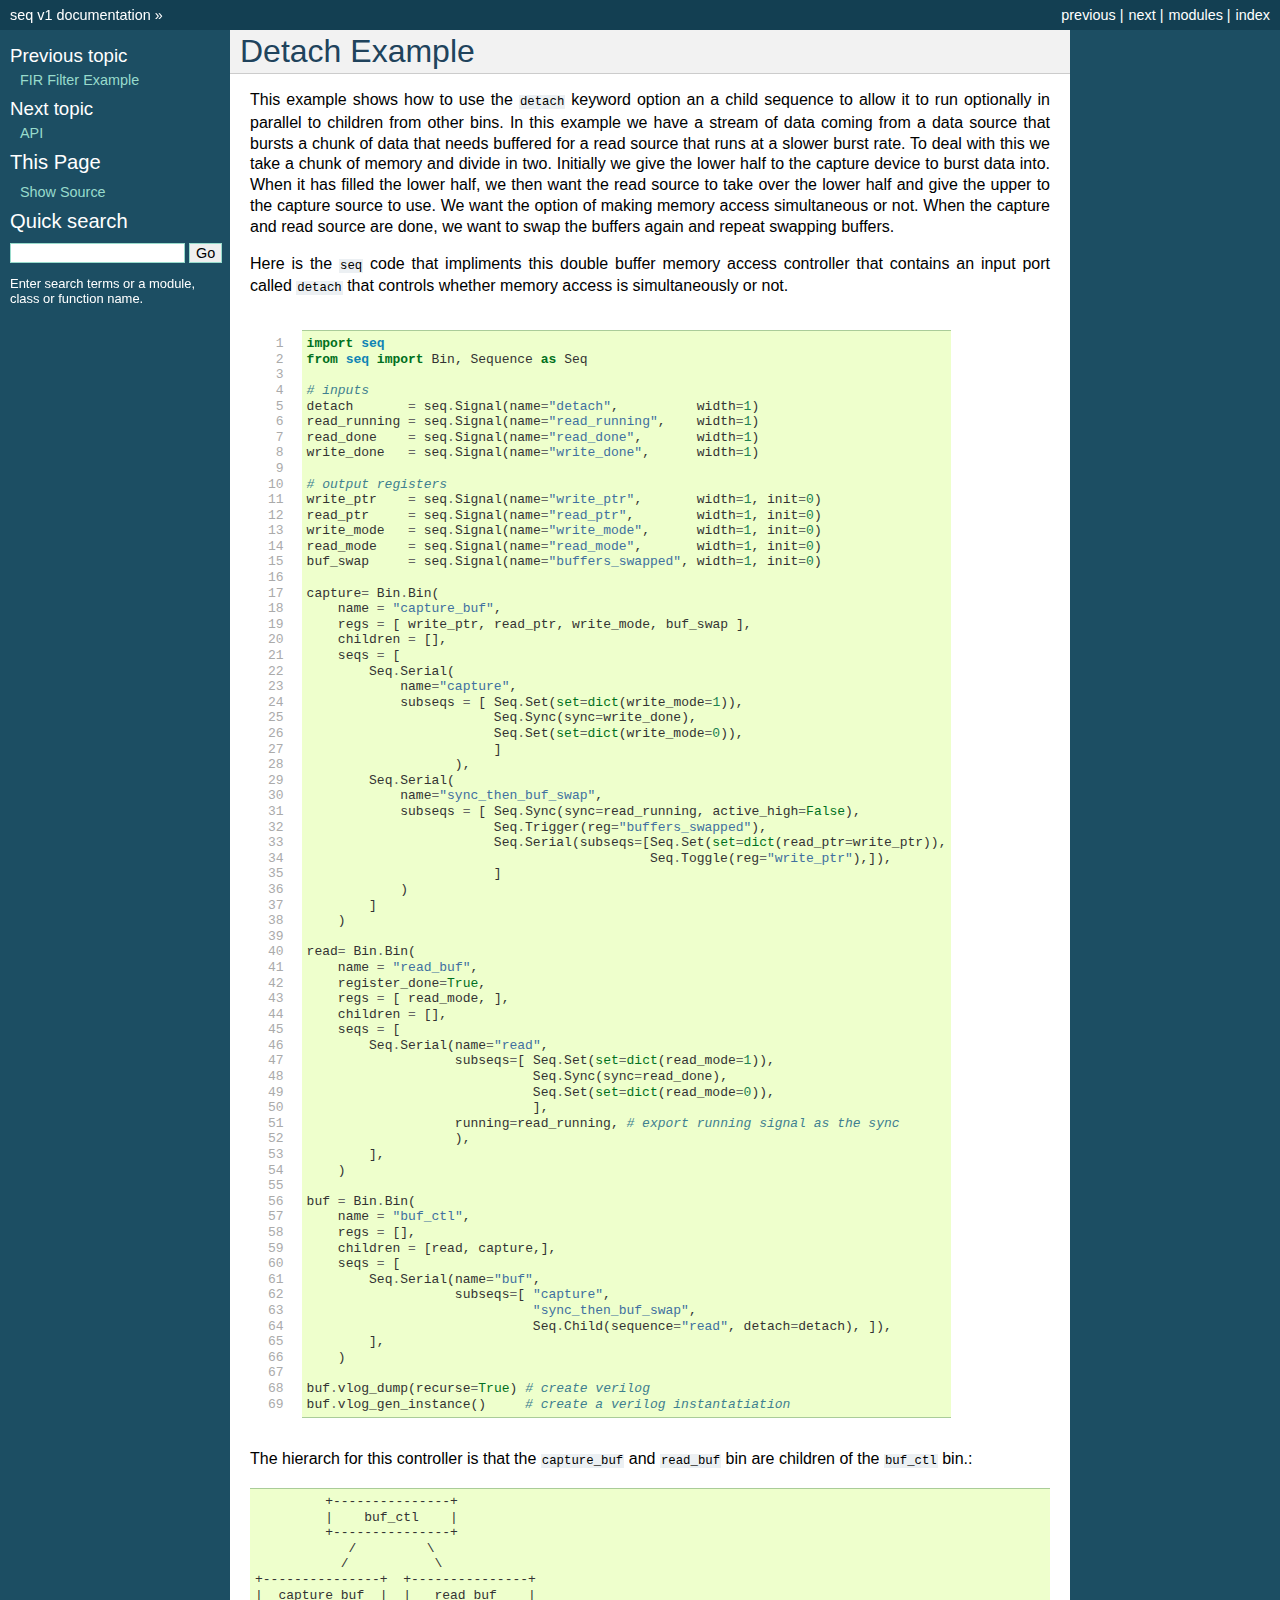
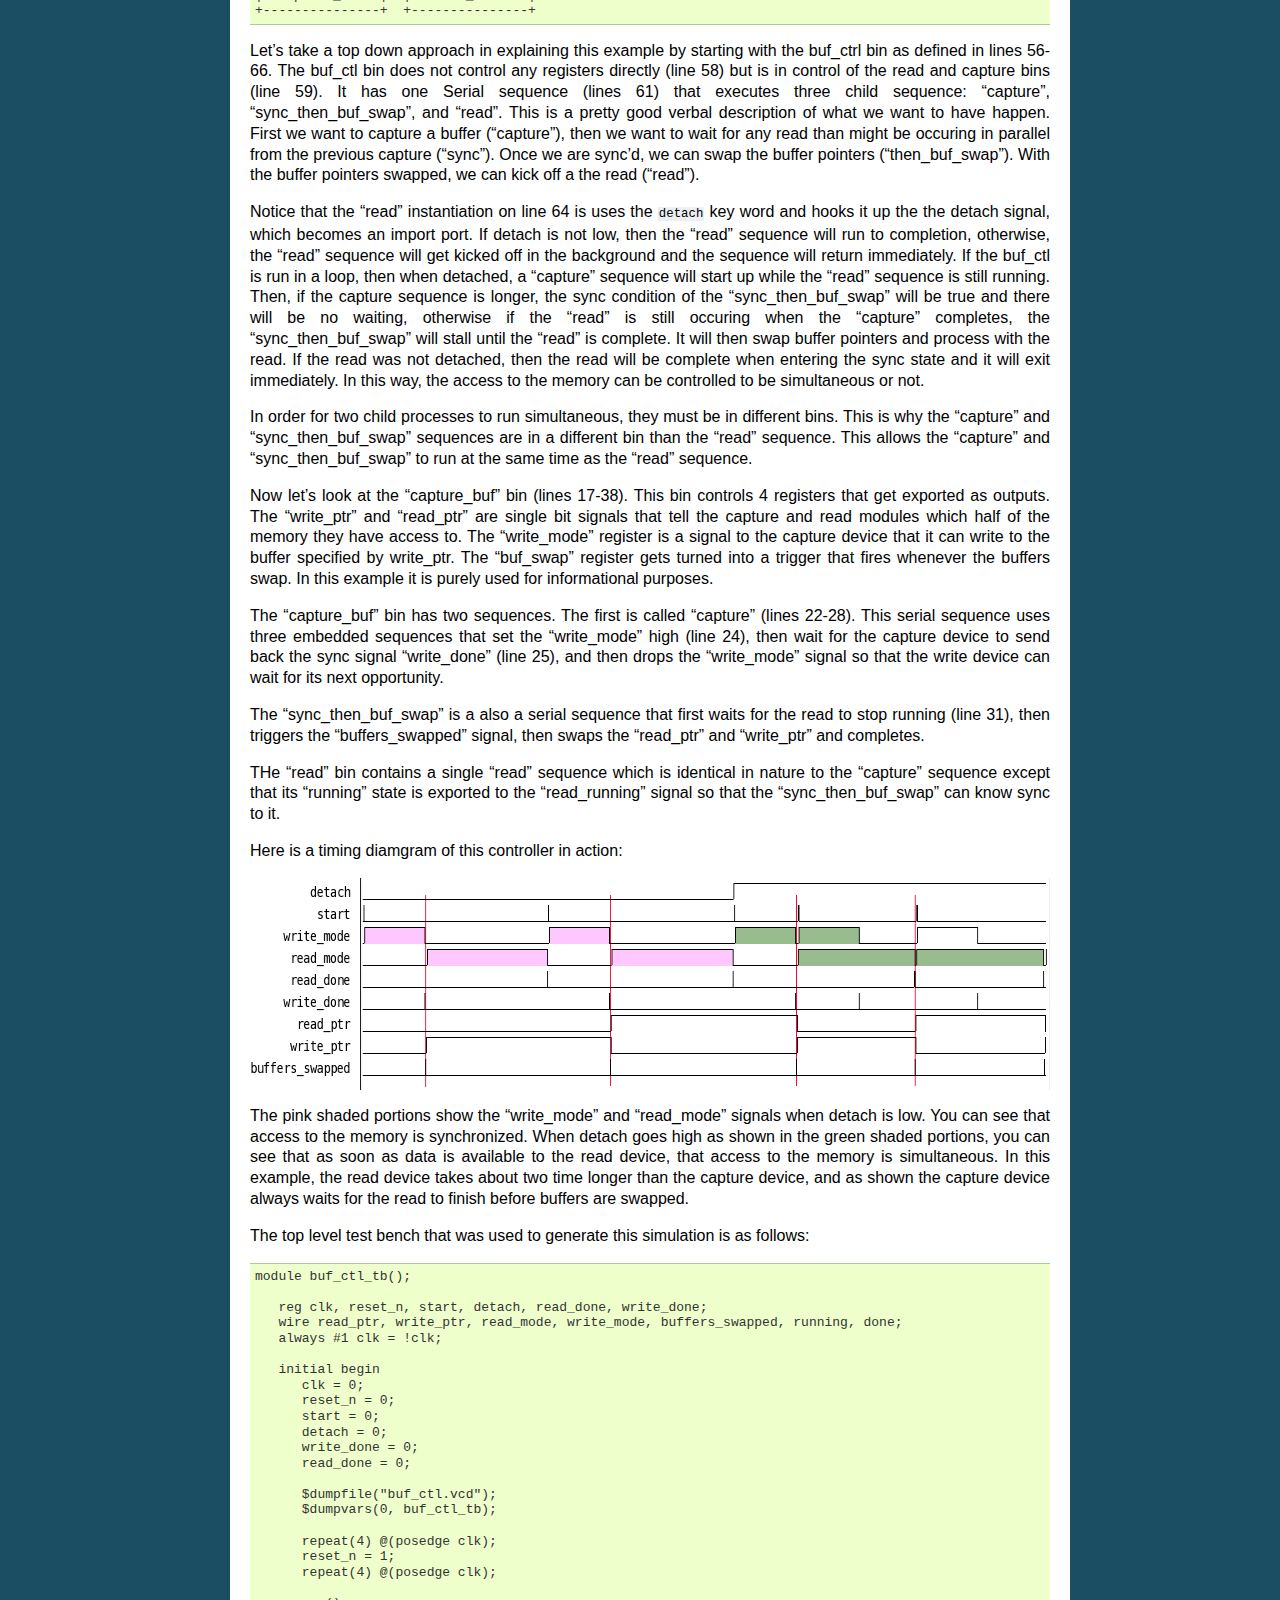
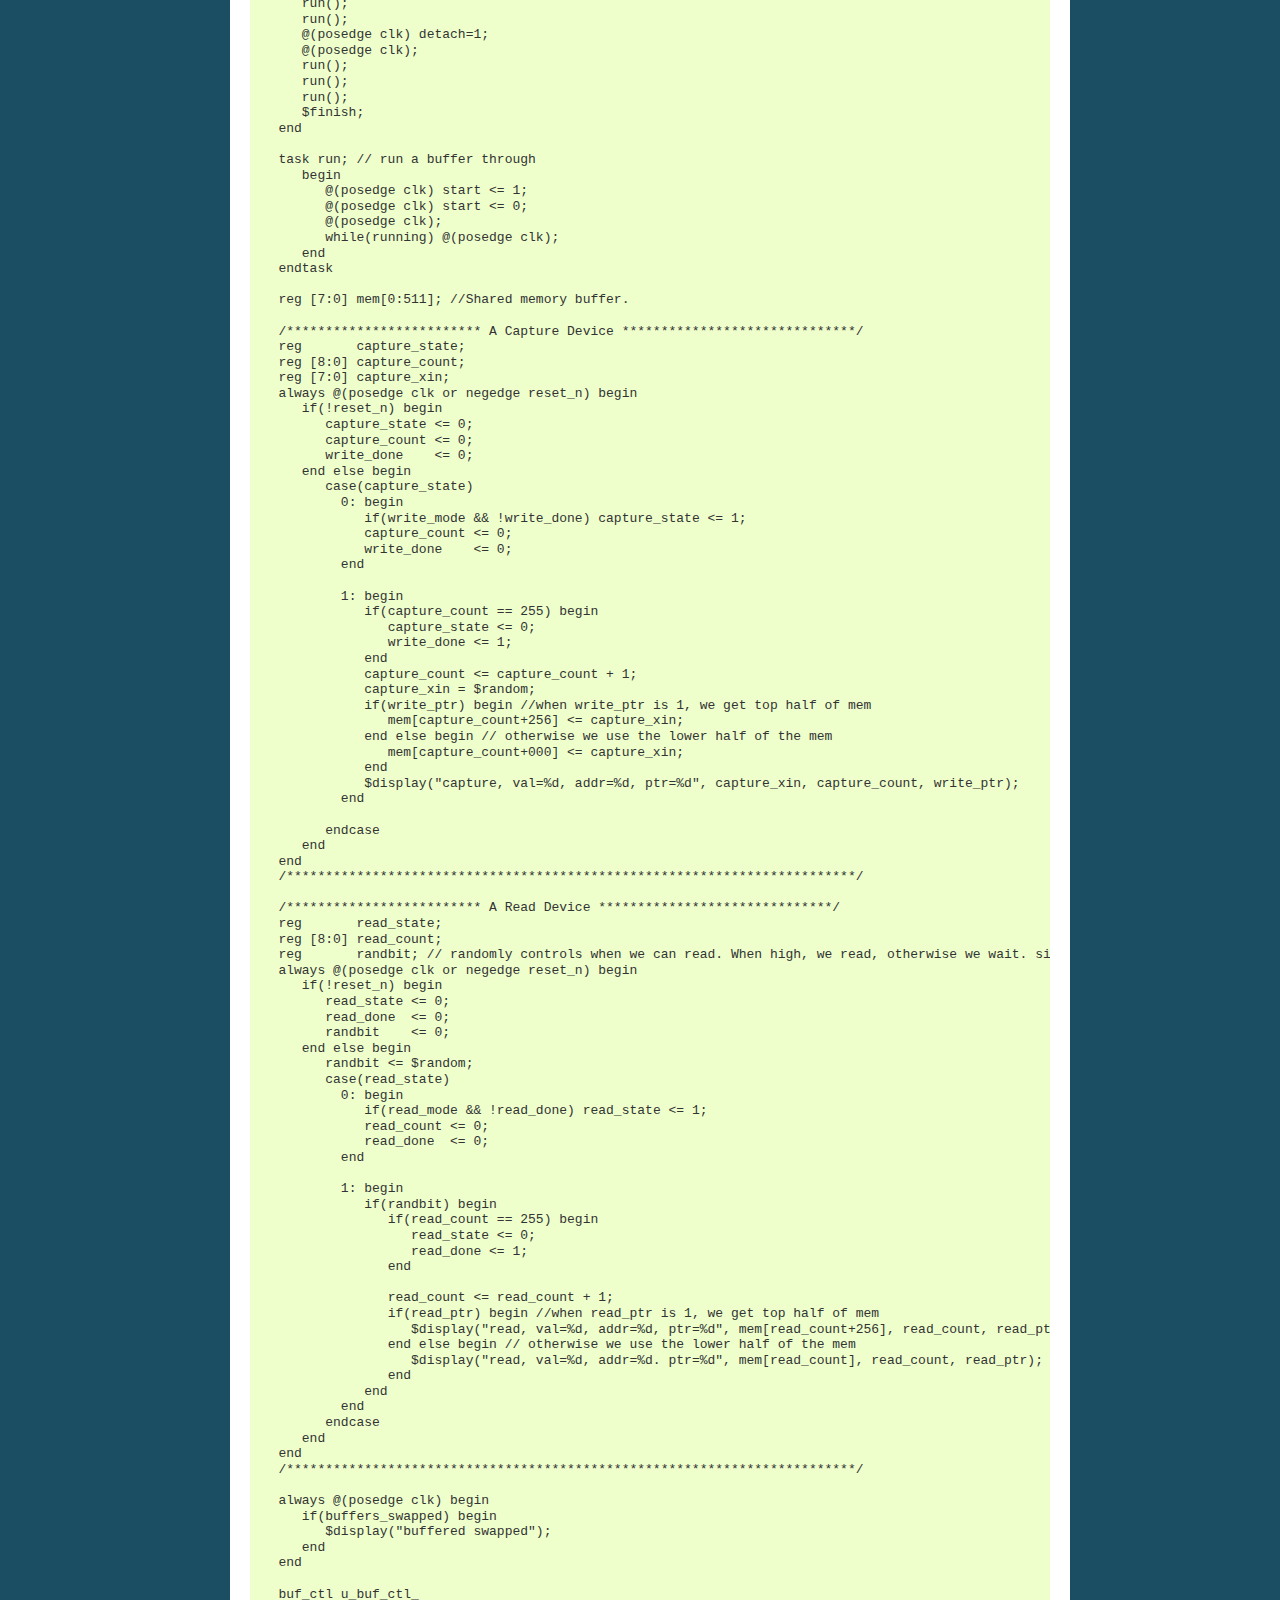
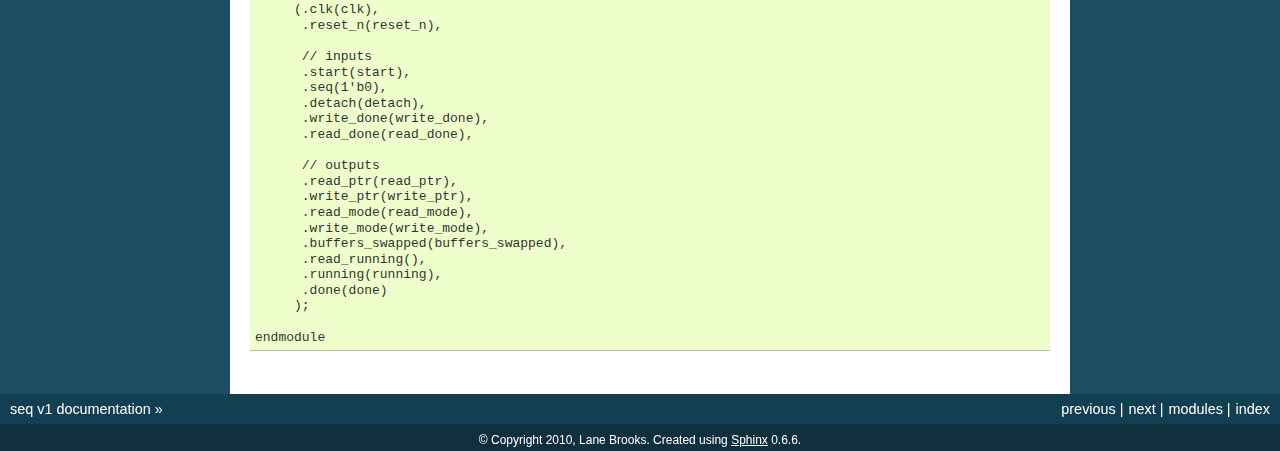
<file: example_buf_ctl.html>
<!DOCTYPE html PUBLIC "-//W3C//DTD XHTML 1.0 Transitional//EN"
  "http://www.w3.org/TR/xhtml1/DTD/xhtml1-transitional.dtd">

<html xmlns="http://www.w3.org/1999/xhtml">
  <head>
    <meta http-equiv="Content-Type" content="text/html; charset=utf-8" />
    
    <title>Detach Example &mdash; seq v1 documentation</title>
    <link rel="stylesheet" href="_static/default.css" type="text/css" />
    <link rel="stylesheet" href="_static/pygments.css" type="text/css" />
    <script type="text/javascript">
      var DOCUMENTATION_OPTIONS = {
        URL_ROOT:    '',
        VERSION:     '1',
        COLLAPSE_MODINDEX: false,
        FILE_SUFFIX: '.html',
        HAS_SOURCE:  true
      };
    </script>
    <script type="text/javascript" src="_static/jquery.js"></script>
    <script type="text/javascript" src="_static/doctools.js"></script>
    <link rel="top" title="seq v1 documentation" href="index.html" />
    <link rel="next" title="API" href="api.html" />
    <link rel="prev" title="FIR Filter Example" href="fir_example.html" /> 
  </head>
  <body>
    <div class="related">
      <h3>Navigation</h3>
      <ul>
        <li class="right" style="margin-right: 10px">
          <a href="genindex.html" title="General Index"
             accesskey="I">index</a></li>
        <li class="right" >
          <a href="modindex.html" title="Global Module Index"
             accesskey="M">modules</a> |</li>
        <li class="right" >
          <a href="api.html" title="API"
             accesskey="N">next</a> |</li>
        <li class="right" >
          <a href="fir_example.html" title="FIR Filter Example"
             accesskey="P">previous</a> |</li>
        <li><a href="index.html">seq v1 documentation</a> &raquo;</li> 
      </ul>
    </div>  

    <div class="document">
      <div class="documentwrapper">
        <div class="bodywrapper">
          <div class="body">
            
  <div class="section" id="detach-example">
<h1>Detach Example<a class="headerlink" href="#detach-example" title="Permalink to this headline">¶</a></h1>
<p>This example shows how to use the <tt class="docutils literal"><span class="pre">detach</span></tt> keyword option an a child
sequence to allow it to run optionally in parallel to children from
other bins.  In this example we have a stream of data coming from a
data source that bursts a chunk of data that needs buffered for a read
source that runs at a slower burst rate. To deal with this we take a
chunk of memory and divide in two. Initially we give the lower half
to the capture device to burst data into. When it has filled the
lower half, we then want the read source to take over the lower half
and give the upper to the capture source to use. We want the option
of making memory access simultaneous or not. When the capture and
read source are done, we want to swap the buffers again and repeat
swapping buffers.</p>
<p>Here is the <tt class="docutils literal"><span class="pre">seq</span></tt> code that impliments this double buffer memory
access controller that contains an input port called <tt class="docutils literal"><span class="pre">detach</span></tt> that
controls whether memory access is simultaneously or not.</p>
<div class="highlight-python"><table class="highlighttable"><tr><td class="linenos"><div class="linenodiv"><pre> 1
 2
 3
 4
 5
 6
 7
 8
 9
10
11
12
13
14
15
16
17
18
19
20
21
22
23
24
25
26
27
28
29
30
31
32
33
34
35
36
37
38
39
40
41
42
43
44
45
46
47
48
49
50
51
52
53
54
55
56
57
58
59
60
61
62
63
64
65
66
67
68
69</pre></div></td><td class="code"><div class="highlight"><pre><span class="kn">import</span> <span class="nn">seq</span>
<span class="kn">from</span> <span class="nn">seq</span> <span class="kn">import</span> <span class="n">Bin</span><span class="p">,</span> <span class="n">Sequence</span> <span class="k">as</span> <span class="n">Seq</span>

<span class="c"># inputs</span>
<span class="n">detach</span>       <span class="o">=</span> <span class="n">seq</span><span class="o">.</span><span class="n">Signal</span><span class="p">(</span><span class="n">name</span><span class="o">=</span><span class="s">&quot;detach&quot;</span><span class="p">,</span>          <span class="n">width</span><span class="o">=</span><span class="mi">1</span><span class="p">)</span>
<span class="n">read_running</span> <span class="o">=</span> <span class="n">seq</span><span class="o">.</span><span class="n">Signal</span><span class="p">(</span><span class="n">name</span><span class="o">=</span><span class="s">&quot;read_running&quot;</span><span class="p">,</span>    <span class="n">width</span><span class="o">=</span><span class="mi">1</span><span class="p">)</span>
<span class="n">read_done</span>    <span class="o">=</span> <span class="n">seq</span><span class="o">.</span><span class="n">Signal</span><span class="p">(</span><span class="n">name</span><span class="o">=</span><span class="s">&quot;read_done&quot;</span><span class="p">,</span>       <span class="n">width</span><span class="o">=</span><span class="mi">1</span><span class="p">)</span>
<span class="n">write_done</span>   <span class="o">=</span> <span class="n">seq</span><span class="o">.</span><span class="n">Signal</span><span class="p">(</span><span class="n">name</span><span class="o">=</span><span class="s">&quot;write_done&quot;</span><span class="p">,</span>      <span class="n">width</span><span class="o">=</span><span class="mi">1</span><span class="p">)</span>

<span class="c"># output registers</span>
<span class="n">write_ptr</span>    <span class="o">=</span> <span class="n">seq</span><span class="o">.</span><span class="n">Signal</span><span class="p">(</span><span class="n">name</span><span class="o">=</span><span class="s">&quot;write_ptr&quot;</span><span class="p">,</span>       <span class="n">width</span><span class="o">=</span><span class="mi">1</span><span class="p">,</span> <span class="n">init</span><span class="o">=</span><span class="mi">0</span><span class="p">)</span>
<span class="n">read_ptr</span>     <span class="o">=</span> <span class="n">seq</span><span class="o">.</span><span class="n">Signal</span><span class="p">(</span><span class="n">name</span><span class="o">=</span><span class="s">&quot;read_ptr&quot;</span><span class="p">,</span>        <span class="n">width</span><span class="o">=</span><span class="mi">1</span><span class="p">,</span> <span class="n">init</span><span class="o">=</span><span class="mi">0</span><span class="p">)</span>
<span class="n">write_mode</span>   <span class="o">=</span> <span class="n">seq</span><span class="o">.</span><span class="n">Signal</span><span class="p">(</span><span class="n">name</span><span class="o">=</span><span class="s">&quot;write_mode&quot;</span><span class="p">,</span>      <span class="n">width</span><span class="o">=</span><span class="mi">1</span><span class="p">,</span> <span class="n">init</span><span class="o">=</span><span class="mi">0</span><span class="p">)</span>
<span class="n">read_mode</span>    <span class="o">=</span> <span class="n">seq</span><span class="o">.</span><span class="n">Signal</span><span class="p">(</span><span class="n">name</span><span class="o">=</span><span class="s">&quot;read_mode&quot;</span><span class="p">,</span>       <span class="n">width</span><span class="o">=</span><span class="mi">1</span><span class="p">,</span> <span class="n">init</span><span class="o">=</span><span class="mi">0</span><span class="p">)</span>
<span class="n">buf_swap</span>     <span class="o">=</span> <span class="n">seq</span><span class="o">.</span><span class="n">Signal</span><span class="p">(</span><span class="n">name</span><span class="o">=</span><span class="s">&quot;buffers_swapped&quot;</span><span class="p">,</span> <span class="n">width</span><span class="o">=</span><span class="mi">1</span><span class="p">,</span> <span class="n">init</span><span class="o">=</span><span class="mi">0</span><span class="p">)</span>

<span class="n">capture</span><span class="o">=</span> <span class="n">Bin</span><span class="o">.</span><span class="n">Bin</span><span class="p">(</span>
    <span class="n">name</span> <span class="o">=</span> <span class="s">&quot;capture_buf&quot;</span><span class="p">,</span>
    <span class="n">regs</span> <span class="o">=</span> <span class="p">[</span> <span class="n">write_ptr</span><span class="p">,</span> <span class="n">read_ptr</span><span class="p">,</span> <span class="n">write_mode</span><span class="p">,</span> <span class="n">buf_swap</span> <span class="p">],</span>
    <span class="n">children</span> <span class="o">=</span> <span class="p">[],</span>
    <span class="n">seqs</span> <span class="o">=</span> <span class="p">[</span>
        <span class="n">Seq</span><span class="o">.</span><span class="n">Serial</span><span class="p">(</span>
            <span class="n">name</span><span class="o">=</span><span class="s">&quot;capture&quot;</span><span class="p">,</span>
            <span class="n">subseqs</span> <span class="o">=</span> <span class="p">[</span> <span class="n">Seq</span><span class="o">.</span><span class="n">Set</span><span class="p">(</span><span class="nb">set</span><span class="o">=</span><span class="nb">dict</span><span class="p">(</span><span class="n">write_mode</span><span class="o">=</span><span class="mi">1</span><span class="p">)),</span>
                        <span class="n">Seq</span><span class="o">.</span><span class="n">Sync</span><span class="p">(</span><span class="n">sync</span><span class="o">=</span><span class="n">write_done</span><span class="p">),</span>
                        <span class="n">Seq</span><span class="o">.</span><span class="n">Set</span><span class="p">(</span><span class="nb">set</span><span class="o">=</span><span class="nb">dict</span><span class="p">(</span><span class="n">write_mode</span><span class="o">=</span><span class="mi">0</span><span class="p">)),</span>
                        <span class="p">]</span>
                   <span class="p">),</span>
        <span class="n">Seq</span><span class="o">.</span><span class="n">Serial</span><span class="p">(</span>
            <span class="n">name</span><span class="o">=</span><span class="s">&quot;sync_then_buf_swap&quot;</span><span class="p">,</span>
            <span class="n">subseqs</span> <span class="o">=</span> <span class="p">[</span> <span class="n">Seq</span><span class="o">.</span><span class="n">Sync</span><span class="p">(</span><span class="n">sync</span><span class="o">=</span><span class="n">read_running</span><span class="p">,</span> <span class="n">active_high</span><span class="o">=</span><span class="bp">False</span><span class="p">),</span>
                        <span class="n">Seq</span><span class="o">.</span><span class="n">Trigger</span><span class="p">(</span><span class="n">reg</span><span class="o">=</span><span class="s">&quot;buffers_swapped&quot;</span><span class="p">),</span>
                        <span class="n">Seq</span><span class="o">.</span><span class="n">Serial</span><span class="p">(</span><span class="n">subseqs</span><span class="o">=</span><span class="p">[</span><span class="n">Seq</span><span class="o">.</span><span class="n">Set</span><span class="p">(</span><span class="nb">set</span><span class="o">=</span><span class="nb">dict</span><span class="p">(</span><span class="n">read_ptr</span><span class="o">=</span><span class="n">write_ptr</span><span class="p">)),</span>
                                            <span class="n">Seq</span><span class="o">.</span><span class="n">Toggle</span><span class="p">(</span><span class="n">reg</span><span class="o">=</span><span class="s">&quot;write_ptr&quot;</span><span class="p">),]),</span>
                        <span class="p">]</span>
            <span class="p">)</span>
        <span class="p">]</span>
    <span class="p">)</span>

<span class="n">read</span><span class="o">=</span> <span class="n">Bin</span><span class="o">.</span><span class="n">Bin</span><span class="p">(</span>
    <span class="n">name</span> <span class="o">=</span> <span class="s">&quot;read_buf&quot;</span><span class="p">,</span>
    <span class="n">register_done</span><span class="o">=</span><span class="bp">True</span><span class="p">,</span>
    <span class="n">regs</span> <span class="o">=</span> <span class="p">[</span> <span class="n">read_mode</span><span class="p">,</span> <span class="p">],</span>
    <span class="n">children</span> <span class="o">=</span> <span class="p">[],</span>
    <span class="n">seqs</span> <span class="o">=</span> <span class="p">[</span>
        <span class="n">Seq</span><span class="o">.</span><span class="n">Serial</span><span class="p">(</span><span class="n">name</span><span class="o">=</span><span class="s">&quot;read&quot;</span><span class="p">,</span> 
                   <span class="n">subseqs</span><span class="o">=</span><span class="p">[</span> <span class="n">Seq</span><span class="o">.</span><span class="n">Set</span><span class="p">(</span><span class="nb">set</span><span class="o">=</span><span class="nb">dict</span><span class="p">(</span><span class="n">read_mode</span><span class="o">=</span><span class="mi">1</span><span class="p">)),</span>
                             <span class="n">Seq</span><span class="o">.</span><span class="n">Sync</span><span class="p">(</span><span class="n">sync</span><span class="o">=</span><span class="n">read_done</span><span class="p">),</span>
                             <span class="n">Seq</span><span class="o">.</span><span class="n">Set</span><span class="p">(</span><span class="nb">set</span><span class="o">=</span><span class="nb">dict</span><span class="p">(</span><span class="n">read_mode</span><span class="o">=</span><span class="mi">0</span><span class="p">)),</span>
                             <span class="p">],</span>
                   <span class="n">running</span><span class="o">=</span><span class="n">read_running</span><span class="p">,</span> <span class="c"># export running signal as the sync</span>
                   <span class="p">),</span>
        <span class="p">],</span>
    <span class="p">)</span>

<span class="n">buf</span> <span class="o">=</span> <span class="n">Bin</span><span class="o">.</span><span class="n">Bin</span><span class="p">(</span>
    <span class="n">name</span> <span class="o">=</span> <span class="s">&quot;buf_ctl&quot;</span><span class="p">,</span>
    <span class="n">regs</span> <span class="o">=</span> <span class="p">[],</span>
    <span class="n">children</span> <span class="o">=</span> <span class="p">[</span><span class="n">read</span><span class="p">,</span> <span class="n">capture</span><span class="p">,],</span>
    <span class="n">seqs</span> <span class="o">=</span> <span class="p">[</span>
        <span class="n">Seq</span><span class="o">.</span><span class="n">Serial</span><span class="p">(</span><span class="n">name</span><span class="o">=</span><span class="s">&quot;buf&quot;</span><span class="p">,</span> 
                   <span class="n">subseqs</span><span class="o">=</span><span class="p">[</span> <span class="s">&quot;capture&quot;</span><span class="p">,</span> 
                             <span class="s">&quot;sync_then_buf_swap&quot;</span><span class="p">,</span> 
                             <span class="n">Seq</span><span class="o">.</span><span class="n">Child</span><span class="p">(</span><span class="n">sequence</span><span class="o">=</span><span class="s">&quot;read&quot;</span><span class="p">,</span> <span class="n">detach</span><span class="o">=</span><span class="n">detach</span><span class="p">),</span> <span class="p">]),</span>
        <span class="p">],</span>
    <span class="p">)</span>

<span class="n">buf</span><span class="o">.</span><span class="n">vlog_dump</span><span class="p">(</span><span class="n">recurse</span><span class="o">=</span><span class="bp">True</span><span class="p">)</span> <span class="c"># create verilog</span>
<span class="n">buf</span><span class="o">.</span><span class="n">vlog_gen_instance</span><span class="p">()</span>     <span class="c"># create a verilog instantatiation</span>
</pre></div>
</td></tr></table></div>
<p>The hierarch for this controller is that the <tt class="docutils literal"><span class="pre">capture_buf</span></tt> and <tt class="docutils literal"><span class="pre">read_buf</span></tt>
bin are children of the <tt class="docutils literal"><span class="pre">buf_ctl</span></tt> bin.:</p>
<div class="highlight-python"><pre>         +---------------+
         |    buf_ctl    |
         +---------------+
            /         \
           /           \
+---------------+  +---------------+
|  capture_buf  |  |   read_buf    |
+---------------+  +---------------+</pre>
</div>
<p>Let&#8217;s take a top down approach in explaining this example by starting
with the buf_ctrl bin as defined in lines 56-66. The buf_ctl bin does
not control any registers directly (line 58) but is in control of the
read and capture bins (line 59). It has one Serial sequence (lines 61)
that executes three child sequence: &#8220;capture&#8221;, &#8220;sync_then_buf_swap&#8221;,
and &#8220;read&#8221;. This is a pretty good verbal description of what we want
to have happen. First we want to capture a buffer (&#8220;capture&#8221;), then we
want to wait for any read than might be occuring in parallel from the
previous capture (&#8220;sync&#8221;). Once we are sync&#8217;d, we can swap the buffer
pointers (&#8220;then_buf_swap&#8221;). With the buffer pointers swapped, we can
kick off a the read (&#8220;read&#8221;).</p>
<p>Notice that the &#8220;read&#8221; instantiation on line 64 is uses the <tt class="docutils literal"><span class="pre">detach</span></tt>
key word and hooks it up the the detach signal, which becomes an
import port. If detach is not low, then the &#8220;read&#8221; sequence will run
to completion, otherwise, the &#8220;read&#8221; sequence will get kicked off in
the background and the sequence will return immediately. If the
buf_ctl is run in a loop, then when detached, a &#8220;capture&#8221; sequence
will start up while the &#8220;read&#8221; sequence is still running. Then, if the
capture sequence is longer, the sync condition of the
&#8220;sync_then_buf_swap&#8221; will be true and there will be no waiting,
otherwise if the &#8220;read&#8221; is still occuring when the &#8220;capture&#8221;
completes, the &#8220;sync_then_buf_swap&#8221; will stall until the &#8220;read&#8221; is
complete. It will then swap buffer pointers and process with the
read. If the read was not detached, then the read will be complete
when entering the sync state and it will exit immediately. In this
way, the access to the memory can be controlled to be simultaneous or
not.</p>
<p>In order for two child processes to run simultaneous, they must
be in different bins. This is why the &#8220;capture&#8221; and &#8220;sync_then_buf_swap&#8221;
sequences are in a different bin than the &#8220;read&#8221; sequence. This allows
the &#8220;capture&#8221; and &#8220;sync_then_buf_swap&#8221; to run at the same time as the
&#8220;read&#8221; sequence.</p>
<p>Now let&#8217;s look at the &#8220;capture_buf&#8221; bin (lines 17-38). This bin
controls 4 registers that get exported as outputs. The &#8220;write_ptr&#8221; and
&#8220;read_ptr&#8221; are single bit signals that tell the capture and read
modules which half of the memory they have access to. The &#8220;write_mode&#8221;
register is a signal to the capture device that it can write to the
buffer specified by write_ptr.  The &#8220;buf_swap&#8221; register gets turned
into a trigger that fires whenever the buffers swap. In this example
it is purely used for informational purposes.</p>
<p>The &#8220;capture_buf&#8221; bin has two sequences. The first is called &#8220;capture&#8221;
(lines 22-28). This serial sequence uses three embedded sequences that
set the &#8220;write_mode&#8221; high (line 24), then wait for the capture device
to send back the sync signal &#8220;write_done&#8221; (line 25), and then drops
the &#8220;write_mode&#8221; signal so that the write device can wait for its next
opportunity.</p>
<p>The &#8220;sync_then_buf_swap&#8221; is a also a serial sequence that first waits
for the read to stop running (line 31), then triggers the &#8220;buffers_swapped&#8221;
signal, then swaps the &#8220;read_ptr&#8221; and &#8220;write_ptr&#8221; and completes.</p>
<p>THe &#8220;read&#8221; bin contains a single &#8220;read&#8221; sequence which is identical in
nature to the &#8220;capture&#8221; sequence except that its &#8220;running&#8221; state is
exported to the &#8220;read_running&#8221; signal so that the &#8220;sync_then_buf_swap&#8221;
can know sync to it.</p>
<p>Here is a timing diamgram of this controller in action:</p>
<img alt="_images/example_buf_ctl.png" src="_images/example_buf_ctl.png" />
<p>The pink shaded portions show the &#8220;write_mode&#8221; and &#8220;read_mode&#8221; signals
when detach is low. You can see that access to the memory is
synchronized. When detach goes high as shown in the green shaded
portions, you can see that as soon as data is available to the read
device, that access to the memory is simultaneous. In this example,
the read device takes about two time longer than the capture device,
and as shown the capture device always waits for the read to finish
before buffers are swapped.</p>
<p>The top level test bench that was used to generate this simulation
is as follows:</p>
<div class="highlight-python"><pre>module buf_ctl_tb();
   
   reg clk, reset_n, start, detach, read_done, write_done;
   wire read_ptr, write_ptr, read_mode, write_mode, buffers_swapped, running, done;
   always #1 clk = !clk;
   
   initial begin
      clk = 0;
      reset_n = 0;
      start = 0;
      detach = 0;
      write_done = 0;
      read_done = 0;

      $dumpfile("buf_ctl.vcd");
      $dumpvars(0, buf_ctl_tb);
      
      repeat(4) @(posedge clk);
      reset_n = 1;
      repeat(4) @(posedge clk);

      run();
      run();
      @(posedge clk) detach=1;
      @(posedge clk);
      run();
      run();
      run();
      $finish;
   end

   task run; // run a buffer through
      begin
	 @(posedge clk) start &lt;= 1;
	 @(posedge clk) start &lt;= 0;
	 @(posedge clk);
	 while(running) @(posedge clk);
      end
   endtask

   reg [7:0] mem[0:511]; //Shared memory buffer.

   /************************* A Capture Device ******************************/
   reg 	     capture_state;
   reg [8:0] capture_count;
   reg [7:0] capture_xin;
   always @(posedge clk or negedge reset_n) begin
      if(!reset_n) begin
	 capture_state &lt;= 0;
	 capture_count &lt;= 0;
	 write_done    &lt;= 0;
      end else begin
	 case(capture_state)
	   0: begin
	      if(write_mode &amp;&amp; !write_done) capture_state &lt;= 1;
	      capture_count &lt;= 0;
	      write_done    &lt;= 0;
	   end

	   1: begin
	      if(capture_count == 255) begin
		 capture_state &lt;= 0;
		 write_done &lt;= 1;
	      end
	      capture_count &lt;= capture_count + 1;
	      capture_xin = $random;
	      if(write_ptr) begin //when write_ptr is 1, we get top half of mem
		 mem[capture_count+256] &lt;= capture_xin;
	      end else begin // otherwise we use the lower half of the mem
		 mem[capture_count+000] &lt;= capture_xin;
	      end
	      $display("capture, val=%d, addr=%d, ptr=%d", capture_xin, capture_count, write_ptr);
	   end
	   
	 endcase
      end
   end
   /*************************************************************************/

   /************************* A Read Device ******************************/
   reg 	     read_state;
   reg [8:0] read_count;
   reg 	     randbit; // randomly controls when we can read. When high, we read, otherwise we wait. simulates a device that can randomly read from memory.
   always @(posedge clk or negedge reset_n) begin
      if(!reset_n) begin
	 read_state &lt;= 0;
	 read_done  &lt;= 0;
	 randbit    &lt;= 0;
      end else begin
	 randbit &lt;= $random;
	 case(read_state)
	   0: begin
	      if(read_mode &amp;&amp; !read_done) read_state &lt;= 1;
	      read_count &lt;= 0;
	      read_done  &lt;= 0;
	   end

	   1: begin
	      if(randbit) begin
		 if(read_count == 255) begin
		    read_state &lt;= 0;
		    read_done &lt;= 1;
		 end
		 
		 read_count &lt;= read_count + 1;
		 if(read_ptr) begin //when read_ptr is 1, we get top half of mem
		    $display("read, val=%d, addr=%d, ptr=%d", mem[read_count+256], read_count, read_ptr);
		 end else begin // otherwise we use the lower half of the mem
		    $display("read, val=%d, addr=%d. ptr=%d", mem[read_count], read_count, read_ptr);
		 end
	      end
	   end
	 endcase
      end
   end
   /*************************************************************************/

   always @(posedge clk) begin
      if(buffers_swapped) begin
	 $display("buffered swapped");
      end
   end
   
   buf_ctl u_buf_ctl_
     (.clk(clk),
      .reset_n(reset_n),

      // inputs
      .start(start),
      .seq(1'b0),
      .detach(detach),
      .write_done(write_done),
      .read_done(read_done),

      // outputs
      .read_ptr(read_ptr),
      .write_ptr(write_ptr),
      .read_mode(read_mode),
      .write_mode(write_mode),
      .buffers_swapped(buffers_swapped),
      .read_running(),
      .running(running),
      .done(done)
     );

endmodule</pre>
</div>
</div>


          </div>
        </div>
      </div>
      <div class="sphinxsidebar">
        <div class="sphinxsidebarwrapper">
            <h4>Previous topic</h4>
            <p class="topless"><a href="fir_example.html"
                                  title="previous chapter">FIR Filter Example</a></p>
            <h4>Next topic</h4>
            <p class="topless"><a href="api.html"
                                  title="next chapter">API</a></p>
            <h3>This Page</h3>
            <ul class="this-page-menu">
              <li><a href="_sources/example_buf_ctl.txt"
                     rel="nofollow">Show Source</a></li>
            </ul>
          <div id="searchbox" style="display: none">
            <h3>Quick search</h3>
              <form class="search" action="search.html" method="get">
                <input type="text" name="q" size="18" />
                <input type="submit" value="Go" />
                <input type="hidden" name="check_keywords" value="yes" />
                <input type="hidden" name="area" value="default" />
              </form>
              <p class="searchtip" style="font-size: 90%">
              Enter search terms or a module, class or function name.
              </p>
          </div>
          <script type="text/javascript">$('#searchbox').show(0);</script>
        </div>
      </div>
      <div class="clearer"></div>
    </div>
    <div class="related">
      <h3>Navigation</h3>
      <ul>
        <li class="right" style="margin-right: 10px">
          <a href="genindex.html" title="General Index"
             >index</a></li>
        <li class="right" >
          <a href="modindex.html" title="Global Module Index"
             >modules</a> |</li>
        <li class="right" >
          <a href="api.html" title="API"
             >next</a> |</li>
        <li class="right" >
          <a href="fir_example.html" title="FIR Filter Example"
             >previous</a> |</li>
        <li><a href="index.html">seq v1 documentation</a> &raquo;</li> 
      </ul>
    </div>
    <div class="footer">
      &copy; Copyright 2010, Lane Brooks.
      Created using <a href="http://sphinx.pocoo.org/">Sphinx</a> 0.6.6.
    </div>
  </body>
</html>
</file>
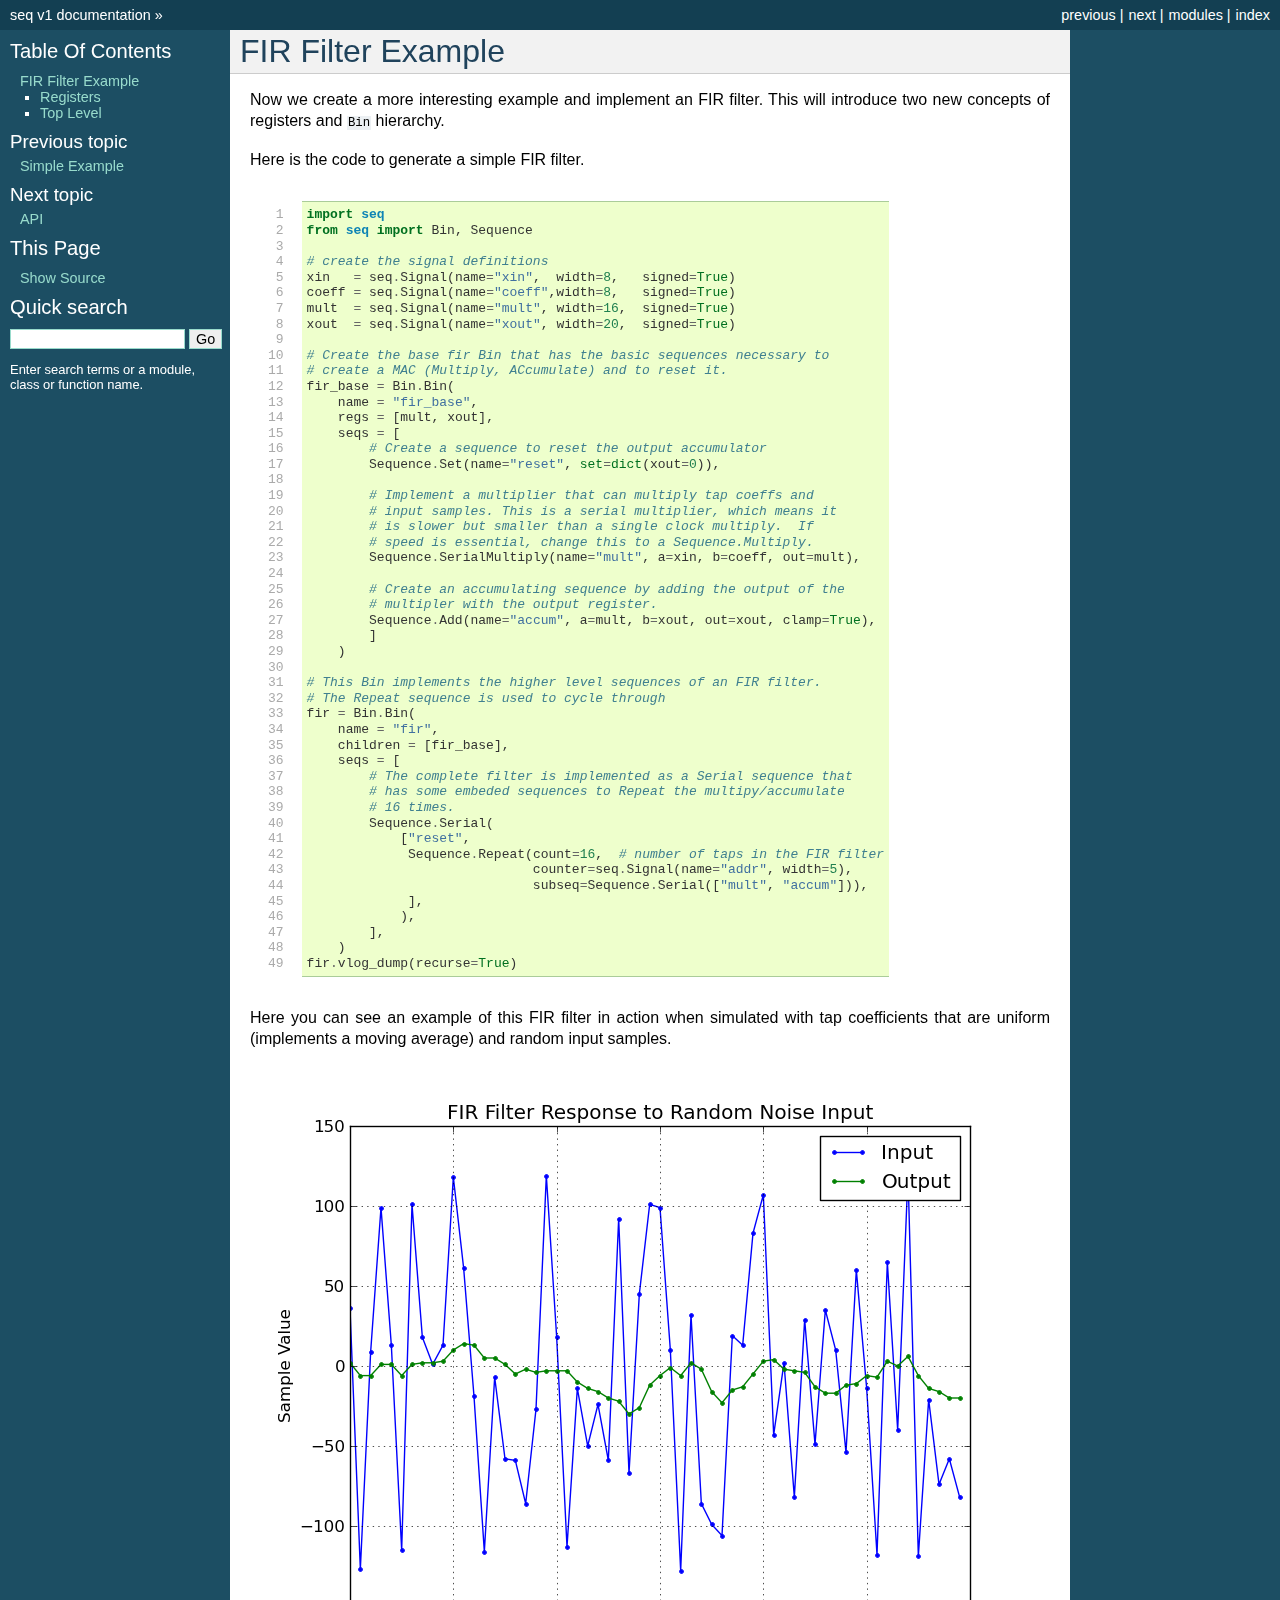
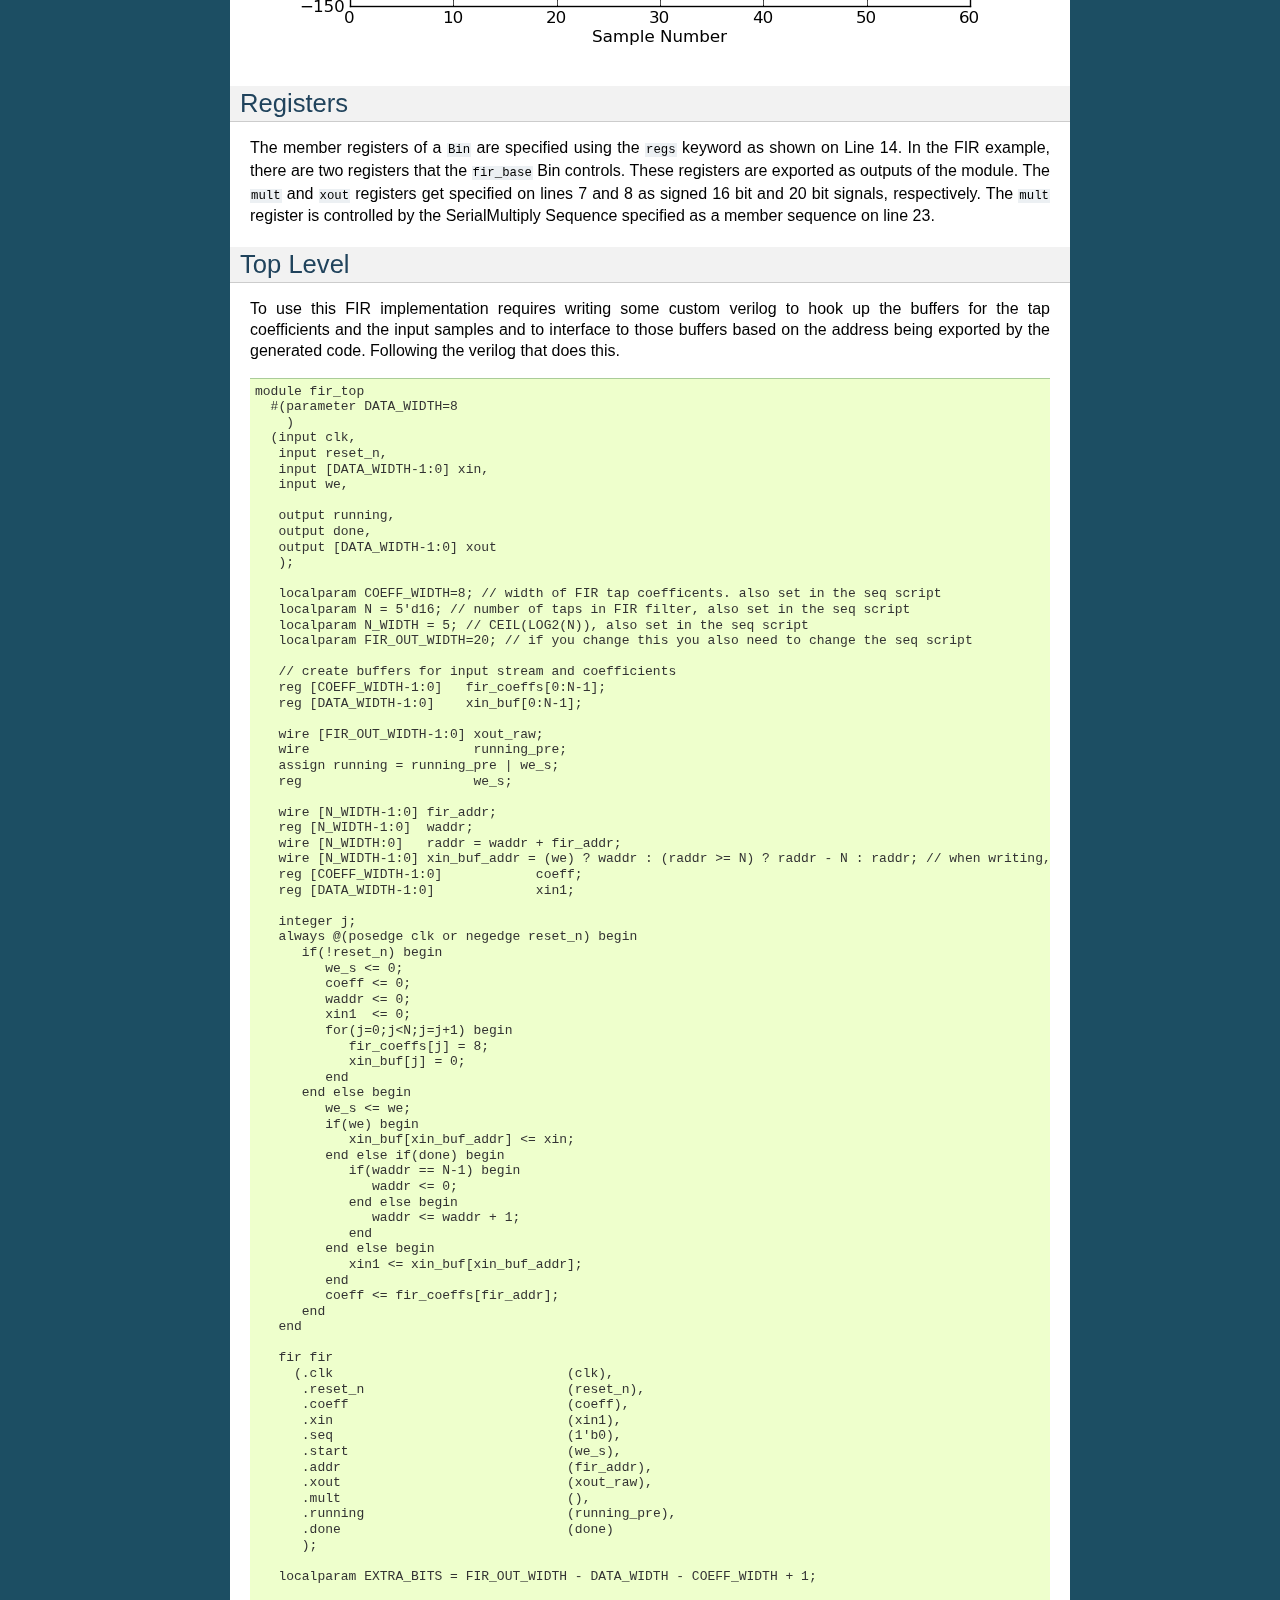
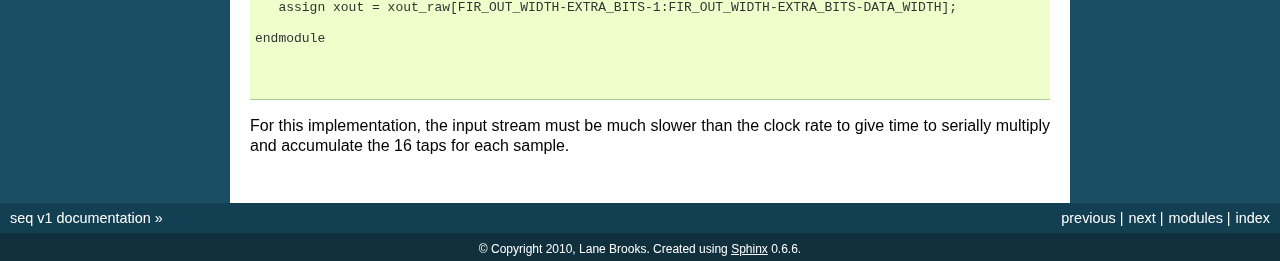
<file: fir_example.html>
<!DOCTYPE html PUBLIC "-//W3C//DTD XHTML 1.0 Transitional//EN"
  "http://www.w3.org/TR/xhtml1/DTD/xhtml1-transitional.dtd">

<html xmlns="http://www.w3.org/1999/xhtml">
  <head>
    <meta http-equiv="Content-Type" content="text/html; charset=utf-8" />
    
    <title>FIR Filter Example &mdash; seq v1 documentation</title>
    <link rel="stylesheet" href="_static/default.css" type="text/css" />
    <link rel="stylesheet" href="_static/pygments.css" type="text/css" />
    <script type="text/javascript">
      var DOCUMENTATION_OPTIONS = {
        URL_ROOT:    '',
        VERSION:     '1',
        COLLAPSE_MODINDEX: false,
        FILE_SUFFIX: '.html',
        HAS_SOURCE:  true
      };
    </script>
    <script type="text/javascript" src="_static/jquery.js"></script>
    <script type="text/javascript" src="_static/doctools.js"></script>
    <link rel="top" title="seq v1 documentation" href="index.html" />
    <link rel="next" title="API" href="api.html" />
    <link rel="prev" title="Simple Example" href="example1.html" /> 
  </head>
  <body>
    <div class="related">
      <h3>Navigation</h3>
      <ul>
        <li class="right" style="margin-right: 10px">
          <a href="genindex.html" title="General Index"
             accesskey="I">index</a></li>
        <li class="right" >
          <a href="modindex.html" title="Global Module Index"
             accesskey="M">modules</a> |</li>
        <li class="right" >
          <a href="api.html" title="API"
             accesskey="N">next</a> |</li>
        <li class="right" >
          <a href="example1.html" title="Simple Example"
             accesskey="P">previous</a> |</li>
        <li><a href="index.html">seq v1 documentation</a> &raquo;</li> 
      </ul>
    </div>  

    <div class="document">
      <div class="documentwrapper">
        <div class="bodywrapper">
          <div class="body">
            
  <div class="section" id="fir-filter-example">
<h1>FIR Filter Example<a class="headerlink" href="#fir-filter-example" title="Permalink to this headline">¶</a></h1>
<p>Now we create a more interesting example and implement an FIR
filter. This will introduce two new concepts of registers and <tt class="docutils literal"><span class="pre">Bin</span></tt>
hierarchy.</p>
<p>Here is the code to generate a simple FIR filter.</p>
<div class="highlight-python"><table class="highlighttable"><tr><td class="linenos"><div class="linenodiv"><pre> 1
 2
 3
 4
 5
 6
 7
 8
 9
10
11
12
13
14
15
16
17
18
19
20
21
22
23
24
25
26
27
28
29
30
31
32
33
34
35
36
37
38
39
40
41
42
43
44
45
46
47
48
49</pre></div></td><td class="code"><div class="highlight"><pre><span class="kn">import</span> <span class="nn">seq</span>
<span class="kn">from</span> <span class="nn">seq</span> <span class="kn">import</span> <span class="n">Bin</span><span class="p">,</span> <span class="n">Sequence</span>

<span class="c"># create the signal definitions</span>
<span class="n">xin</span>   <span class="o">=</span> <span class="n">seq</span><span class="o">.</span><span class="n">Signal</span><span class="p">(</span><span class="n">name</span><span class="o">=</span><span class="s">&quot;xin&quot;</span><span class="p">,</span>  <span class="n">width</span><span class="o">=</span><span class="mi">8</span><span class="p">,</span>   <span class="n">signed</span><span class="o">=</span><span class="bp">True</span><span class="p">)</span>
<span class="n">coeff</span> <span class="o">=</span> <span class="n">seq</span><span class="o">.</span><span class="n">Signal</span><span class="p">(</span><span class="n">name</span><span class="o">=</span><span class="s">&quot;coeff&quot;</span><span class="p">,</span><span class="n">width</span><span class="o">=</span><span class="mi">8</span><span class="p">,</span>   <span class="n">signed</span><span class="o">=</span><span class="bp">True</span><span class="p">)</span>
<span class="n">mult</span>  <span class="o">=</span> <span class="n">seq</span><span class="o">.</span><span class="n">Signal</span><span class="p">(</span><span class="n">name</span><span class="o">=</span><span class="s">&quot;mult&quot;</span><span class="p">,</span> <span class="n">width</span><span class="o">=</span><span class="mi">16</span><span class="p">,</span>  <span class="n">signed</span><span class="o">=</span><span class="bp">True</span><span class="p">)</span>
<span class="n">xout</span>  <span class="o">=</span> <span class="n">seq</span><span class="o">.</span><span class="n">Signal</span><span class="p">(</span><span class="n">name</span><span class="o">=</span><span class="s">&quot;xout&quot;</span><span class="p">,</span> <span class="n">width</span><span class="o">=</span><span class="mi">20</span><span class="p">,</span>  <span class="n">signed</span><span class="o">=</span><span class="bp">True</span><span class="p">)</span>

<span class="c"># Create the base fir Bin that has the basic sequences necessary to</span>
<span class="c"># create a MAC (Multiply, ACcumulate) and to reset it.</span>
<span class="n">fir_base</span> <span class="o">=</span> <span class="n">Bin</span><span class="o">.</span><span class="n">Bin</span><span class="p">(</span>
    <span class="n">name</span> <span class="o">=</span> <span class="s">&quot;fir_base&quot;</span><span class="p">,</span>
    <span class="n">regs</span> <span class="o">=</span> <span class="p">[</span><span class="n">mult</span><span class="p">,</span> <span class="n">xout</span><span class="p">],</span>
    <span class="n">seqs</span> <span class="o">=</span> <span class="p">[</span>
        <span class="c"># Create a sequence to reset the output accumulator</span>
        <span class="n">Sequence</span><span class="o">.</span><span class="n">Set</span><span class="p">(</span><span class="n">name</span><span class="o">=</span><span class="s">&quot;reset&quot;</span><span class="p">,</span> <span class="nb">set</span><span class="o">=</span><span class="nb">dict</span><span class="p">(</span><span class="n">xout</span><span class="o">=</span><span class="mi">0</span><span class="p">)),</span>

        <span class="c"># Implement a multiplier that can multiply tap coeffs and</span>
        <span class="c"># input samples. This is a serial multiplier, which means it</span>
        <span class="c"># is slower but smaller than a single clock multiply.  If</span>
        <span class="c"># speed is essential, change this to a Sequence.Multiply.</span>
        <span class="n">Sequence</span><span class="o">.</span><span class="n">SerialMultiply</span><span class="p">(</span><span class="n">name</span><span class="o">=</span><span class="s">&quot;mult&quot;</span><span class="p">,</span> <span class="n">a</span><span class="o">=</span><span class="n">xin</span><span class="p">,</span> <span class="n">b</span><span class="o">=</span><span class="n">coeff</span><span class="p">,</span> <span class="n">out</span><span class="o">=</span><span class="n">mult</span><span class="p">),</span>

        <span class="c"># Create an accumulating sequence by adding the output of the</span>
        <span class="c"># multipler with the output register.</span>
        <span class="n">Sequence</span><span class="o">.</span><span class="n">Add</span><span class="p">(</span><span class="n">name</span><span class="o">=</span><span class="s">&quot;accum&quot;</span><span class="p">,</span> <span class="n">a</span><span class="o">=</span><span class="n">mult</span><span class="p">,</span> <span class="n">b</span><span class="o">=</span><span class="n">xout</span><span class="p">,</span> <span class="n">out</span><span class="o">=</span><span class="n">xout</span><span class="p">,</span> <span class="n">clamp</span><span class="o">=</span><span class="bp">True</span><span class="p">),</span>
        <span class="p">]</span>
    <span class="p">)</span>
    
<span class="c"># This Bin implements the higher level sequences of an FIR filter.</span>
<span class="c"># The Repeat sequence is used to cycle through </span>
<span class="n">fir</span> <span class="o">=</span> <span class="n">Bin</span><span class="o">.</span><span class="n">Bin</span><span class="p">(</span>
    <span class="n">name</span> <span class="o">=</span> <span class="s">&quot;fir&quot;</span><span class="p">,</span>
    <span class="n">children</span> <span class="o">=</span> <span class="p">[</span><span class="n">fir_base</span><span class="p">],</span>
    <span class="n">seqs</span> <span class="o">=</span> <span class="p">[</span>
        <span class="c"># The complete filter is implemented as a Serial sequence that</span>
        <span class="c"># has some embeded sequences to Repeat the multipy/accumulate</span>
        <span class="c"># 16 times.</span>
        <span class="n">Sequence</span><span class="o">.</span><span class="n">Serial</span><span class="p">(</span>
            <span class="p">[</span><span class="s">&quot;reset&quot;</span><span class="p">,</span> 
             <span class="n">Sequence</span><span class="o">.</span><span class="n">Repeat</span><span class="p">(</span><span class="n">count</span><span class="o">=</span><span class="mi">16</span><span class="p">,</span>  <span class="c"># number of taps in the FIR filter</span>
                             <span class="n">counter</span><span class="o">=</span><span class="n">seq</span><span class="o">.</span><span class="n">Signal</span><span class="p">(</span><span class="n">name</span><span class="o">=</span><span class="s">&quot;addr&quot;</span><span class="p">,</span> <span class="n">width</span><span class="o">=</span><span class="mi">5</span><span class="p">),</span>
                             <span class="n">subseq</span><span class="o">=</span><span class="n">Sequence</span><span class="o">.</span><span class="n">Serial</span><span class="p">([</span><span class="s">&quot;mult&quot;</span><span class="p">,</span> <span class="s">&quot;accum&quot;</span><span class="p">])),</span>
             <span class="p">],</span>
            <span class="p">),</span>
        <span class="p">],</span>
    <span class="p">)</span>
<span class="n">fir</span><span class="o">.</span><span class="n">vlog_dump</span><span class="p">(</span><span class="n">recurse</span><span class="o">=</span><span class="bp">True</span><span class="p">)</span>
</pre></div>
</td></tr></table></div>
<p>Here you can see an example of this FIR filter in action when
simulated with tap coefficients that are uniform (implements
a moving average) and random input samples.</p>
<img alt="_images/fir_example.png" src="_images/fir_example.png" />
<div class="section" id="registers">
<h2>Registers<a class="headerlink" href="#registers" title="Permalink to this headline">¶</a></h2>
<p>The member registers of a <tt class="docutils literal"><span class="pre">Bin</span></tt> are specified using the <tt class="docutils literal"><span class="pre">regs</span></tt>
keyword as shown on Line 14. In the FIR example, there are two
registers that the <tt class="docutils literal"><span class="pre">fir_base</span></tt> Bin controls.  These registers are
exported as outputs of the module. The <tt class="docutils literal"><span class="pre">mult</span></tt> and <tt class="docutils literal"><span class="pre">xout</span></tt> registers
get specified on lines 7 and 8 as signed 16 bit and 20 bit signals,
respectively. The <tt class="docutils literal"><span class="pre">mult</span></tt> register is controlled by the
SerialMultiply Sequence specified as a member sequence on line 23.</p>
</div>
<div class="section" id="top-level">
<h2>Top Level<a class="headerlink" href="#top-level" title="Permalink to this headline">¶</a></h2>
<p>To use this FIR implementation requires writing some custom verilog
to hook up the buffers for the tap coefficients and the input samples
and to interface to those buffers based on the address being exported
by the generated code. Following the verilog that does this.</p>
<div class="highlight-python"><pre>module fir_top
  #(parameter DATA_WIDTH=8
    )
  (input clk,
   input reset_n,
   input [DATA_WIDTH-1:0] xin,
   input we,

   output running,
   output done,
   output [DATA_WIDTH-1:0] xout
   );

   localparam COEFF_WIDTH=8; // width of FIR tap coefficents. also set in the seq script
   localparam N = 5'd16; // number of taps in FIR filter, also set in the seq script
   localparam N_WIDTH = 5; // CEIL(LOG2(N)), also set in the seq script
   localparam FIR_OUT_WIDTH=20; // if you change this you also need to change the seq script
   
   // create buffers for input stream and coefficients
   reg [COEFF_WIDTH-1:0]   fir_coeffs[0:N-1];
   reg [DATA_WIDTH-1:0]    xin_buf[0:N-1];

   wire [FIR_OUT_WIDTH-1:0] xout_raw;
   wire 		    running_pre;
   assign running = running_pre | we_s;
   reg 			    we_s;

   wire [N_WIDTH-1:0] fir_addr;
   reg [N_WIDTH-1:0]  waddr;
   wire [N_WIDTH:0]   raddr = waddr + fir_addr;
   wire [N_WIDTH-1:0] xin_buf_addr = (we) ? waddr : (raddr &gt;= N) ? raddr - N : raddr; // when writing, set the ram address to waddr, when reading, we need to make the read address a circular buffer, so we need to wrap the read addr modulo N
   reg [COEFF_WIDTH-1:0] 	    coeff;
   reg [DATA_WIDTH-1:0] 	    xin1;
   
   integer j;
   always @(posedge clk or negedge reset_n) begin
      if(!reset_n) begin
	 we_s &lt;= 0;
	 coeff &lt;= 0;
	 waddr &lt;= 0;
	 xin1  &lt;= 0;
	 for(j=0;j&lt;N;j=j+1) begin
	    fir_coeffs[j] = 8;
	    xin_buf[j] = 0;
	 end
      end else begin
	 we_s &lt;= we;
	 if(we) begin
	    xin_buf[xin_buf_addr] &lt;= xin;
	 end else if(done) begin
	    if(waddr == N-1) begin
	       waddr &lt;= 0;
	    end else begin
	       waddr &lt;= waddr + 1;
	    end
	 end else begin
	    xin1 &lt;= xin_buf[xin_buf_addr];
	 end
	 coeff &lt;= fir_coeffs[fir_addr];
      end
   end
   
   fir fir
     (.clk				(clk),
      .reset_n				(reset_n),
      .coeff				(coeff),
      .xin				(xin1),
      .seq				(1'b0),
      .start				(we_s),
      .addr				(fir_addr),
      .xout				(xout_raw),
      .mult				(),
      .running				(running_pre),
      .done				(done)
      );

   localparam EXTRA_BITS = FIR_OUT_WIDTH - DATA_WIDTH - COEFF_WIDTH + 1;
   
   assign xout = xout_raw[FIR_OUT_WIDTH-EXTRA_BITS-1:FIR_OUT_WIDTH-EXTRA_BITS-DATA_WIDTH];
   
endmodule
   
   
   </pre>
</div>
<p>For this implementation, the input stream must be much slower than the
clock rate to give time to serially multiply and accumulate the 16
taps for each sample.</p>
</div>
</div>


          </div>
        </div>
      </div>
      <div class="sphinxsidebar">
        <div class="sphinxsidebarwrapper">
            <h3><a href="index.html">Table Of Contents</a></h3>
            <ul>
<li><a class="reference external" href="#">FIR Filter Example</a><ul>
<li><a class="reference external" href="#registers">Registers</a></li>
<li><a class="reference external" href="#top-level">Top Level</a></li>
</ul>
</li>
</ul>

            <h4>Previous topic</h4>
            <p class="topless"><a href="example1.html"
                                  title="previous chapter">Simple Example</a></p>
            <h4>Next topic</h4>
            <p class="topless"><a href="api.html"
                                  title="next chapter">API</a></p>
            <h3>This Page</h3>
            <ul class="this-page-menu">
              <li><a href="_sources/fir_example.txt"
                     rel="nofollow">Show Source</a></li>
            </ul>
          <div id="searchbox" style="display: none">
            <h3>Quick search</h3>
              <form class="search" action="search.html" method="get">
                <input type="text" name="q" size="18" />
                <input type="submit" value="Go" />
                <input type="hidden" name="check_keywords" value="yes" />
                <input type="hidden" name="area" value="default" />
              </form>
              <p class="searchtip" style="font-size: 90%">
              Enter search terms or a module, class or function name.
              </p>
          </div>
          <script type="text/javascript">$('#searchbox').show(0);</script>
        </div>
      </div>
      <div class="clearer"></div>
    </div>
    <div class="related">
      <h3>Navigation</h3>
      <ul>
        <li class="right" style="margin-right: 10px">
          <a href="genindex.html" title="General Index"
             >index</a></li>
        <li class="right" >
          <a href="modindex.html" title="Global Module Index"
             >modules</a> |</li>
        <li class="right" >
          <a href="api.html" title="API"
             >next</a> |</li>
        <li class="right" >
          <a href="example1.html" title="Simple Example"
             >previous</a> |</li>
        <li><a href="index.html">seq v1 documentation</a> &raquo;</li> 
      </ul>
    </div>
    <div class="footer">
      &copy; Copyright 2010, Lane Brooks.
      Created using <a href="http://sphinx.pocoo.org/">Sphinx</a> 0.6.6.
    </div>
  </body>
</html>
</file>
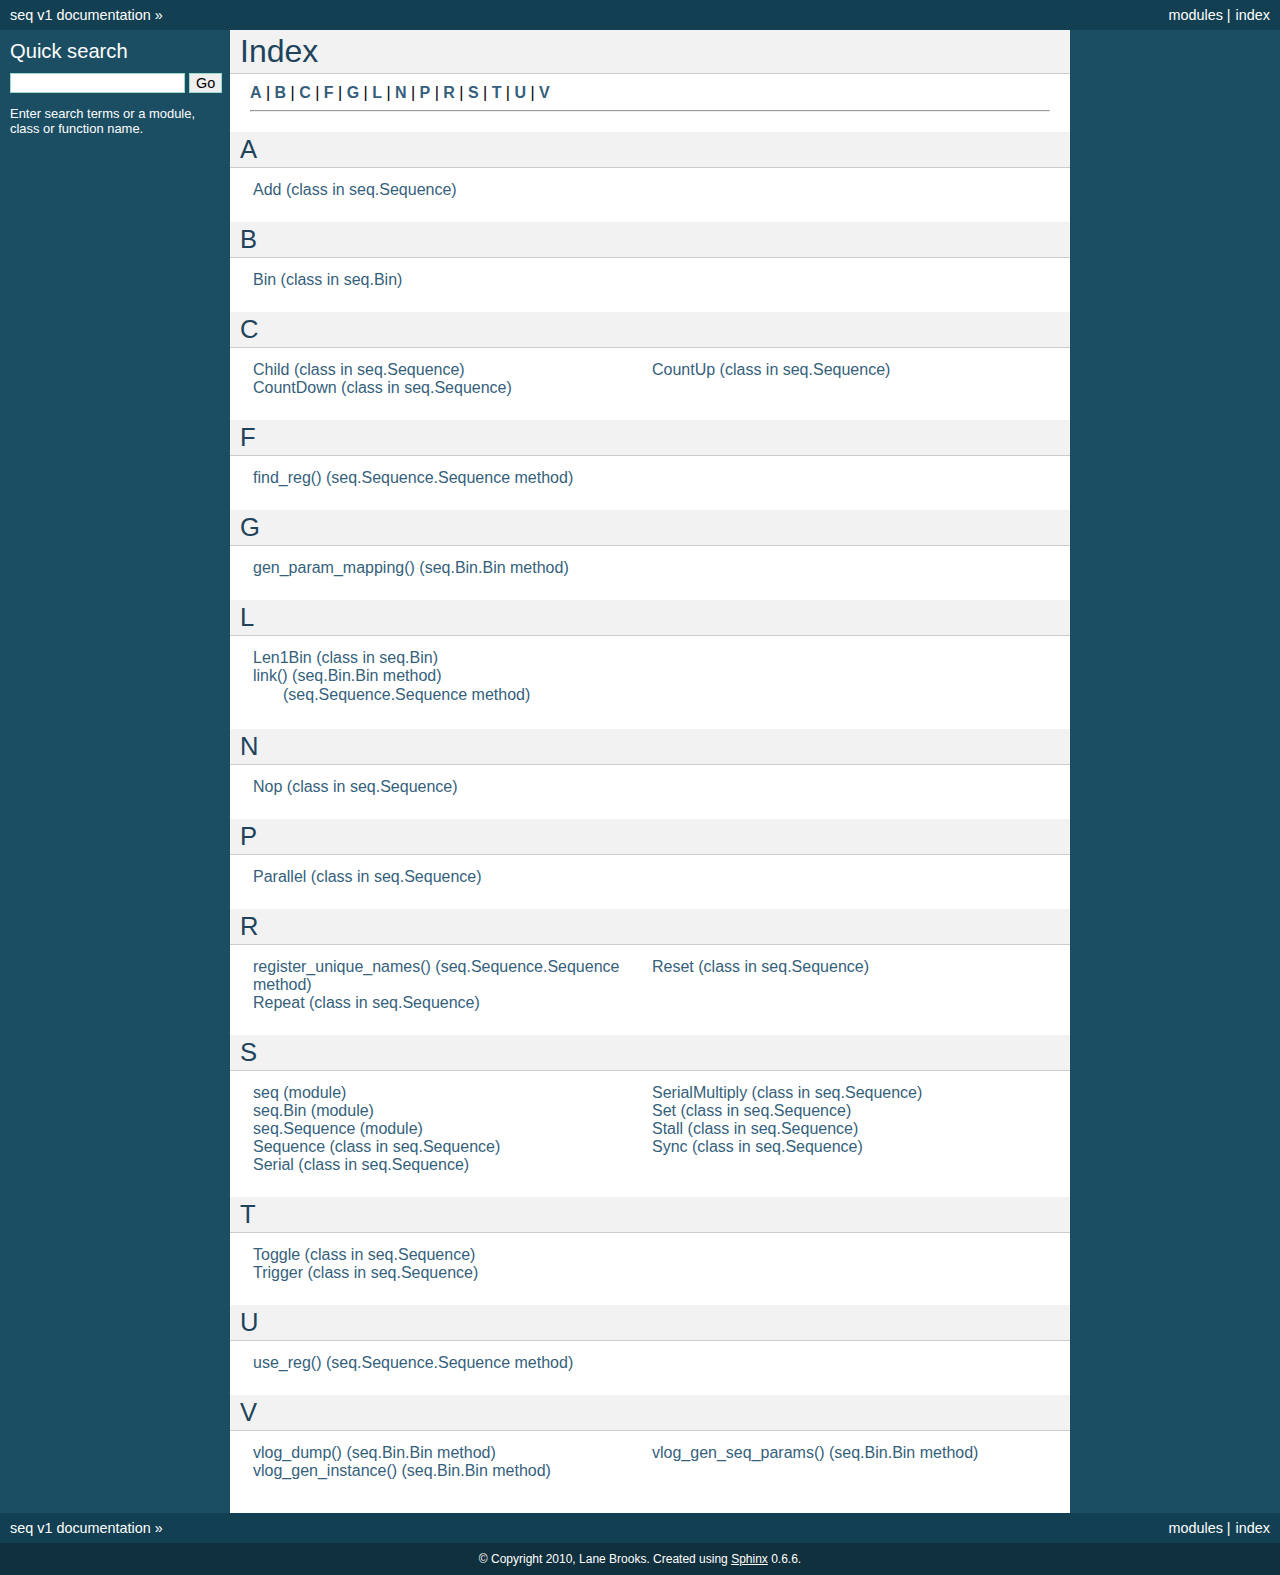
<file: genindex.html>
<!DOCTYPE html PUBLIC "-//W3C//DTD XHTML 1.0 Transitional//EN"
  "http://www.w3.org/TR/xhtml1/DTD/xhtml1-transitional.dtd">

<html xmlns="http://www.w3.org/1999/xhtml">
  <head>
    <meta http-equiv="Content-Type" content="text/html; charset=utf-8" />
    
    <title>Index &mdash; seq v1 documentation</title>
    <link rel="stylesheet" href="_static/default.css" type="text/css" />
    <link rel="stylesheet" href="_static/pygments.css" type="text/css" />
    <script type="text/javascript">
      var DOCUMENTATION_OPTIONS = {
        URL_ROOT:    '',
        VERSION:     '1',
        COLLAPSE_MODINDEX: false,
        FILE_SUFFIX: '.html',
        HAS_SOURCE:  true
      };
    </script>
    <script type="text/javascript" src="_static/jquery.js"></script>
    <script type="text/javascript" src="_static/doctools.js"></script>
    <link rel="top" title="seq v1 documentation" href="index.html" /> 
  </head>
  <body>
    <div class="related">
      <h3>Navigation</h3>
      <ul>
        <li class="right" style="margin-right: 10px">
          <a href="#" title="General Index"
             accesskey="I">index</a></li>
        <li class="right" >
          <a href="modindex.html" title="Global Module Index"
             accesskey="M">modules</a> |</li>
        <li><a href="index.html">seq v1 documentation</a> &raquo;</li> 
      </ul>
    </div>  

    <div class="document">
      <div class="documentwrapper">
        <div class="bodywrapper">
          <div class="body">
            

   <h1 id="index">Index</h1>

   <a href="#A"><strong>A</strong></a> | <a href="#B"><strong>B</strong></a> | <a href="#C"><strong>C</strong></a> | <a href="#F"><strong>F</strong></a> | <a href="#G"><strong>G</strong></a> | <a href="#L"><strong>L</strong></a> | <a href="#N"><strong>N</strong></a> | <a href="#P"><strong>P</strong></a> | <a href="#R"><strong>R</strong></a> | <a href="#S"><strong>S</strong></a> | <a href="#T"><strong>T</strong></a> | <a href="#U"><strong>U</strong></a> | <a href="#V"><strong>V</strong></a> 

   <hr />

   
<h2 id="A">A</h2>
<table width="100%" class="indextable"><tr><td width="33%" valign="top">
<dl>

<dt><a href="sequence.html#seq.Sequence.Add">Add (class in seq.Sequence)</a></dt></dl></td><td width="33%" valign="top"><dl>
</dl></td></tr></table>

<h2 id="B">B</h2>
<table width="100%" class="indextable"><tr><td width="33%" valign="top">
<dl>

<dt><a href="bin.html#seq.Bin.Bin">Bin (class in seq.Bin)</a></dt></dl></td><td width="33%" valign="top"><dl>
</dl></td></tr></table>

<h2 id="C">C</h2>
<table width="100%" class="indextable"><tr><td width="33%" valign="top">
<dl>

<dt><a href="sequence.html#seq.Sequence.Child">Child (class in seq.Sequence)</a></dt>
<dt><a href="sequence.html#seq.Sequence.CountDown">CountDown (class in seq.Sequence)</a></dt></dl></td><td width="33%" valign="top"><dl>
<dt><a href="sequence.html#seq.Sequence.CountUp">CountUp (class in seq.Sequence)</a></dt>
</dl></td></tr></table>

<h2 id="F">F</h2>
<table width="100%" class="indextable"><tr><td width="33%" valign="top">
<dl>

<dt><a href="sequence.html#seq.Sequence.Sequence.find_reg">find_reg() (seq.Sequence.Sequence method)</a></dt></dl></td><td width="33%" valign="top"><dl>
</dl></td></tr></table>

<h2 id="G">G</h2>
<table width="100%" class="indextable"><tr><td width="33%" valign="top">
<dl>

<dt><a href="bin.html#seq.Bin.Bin.gen_param_mapping">gen_param_mapping() (seq.Bin.Bin method)</a></dt></dl></td><td width="33%" valign="top"><dl>
</dl></td></tr></table>

<h2 id="L">L</h2>
<table width="100%" class="indextable"><tr><td width="33%" valign="top">
<dl>

<dt><a href="bin.html#seq.Bin.Len1Bin">Len1Bin (class in seq.Bin)</a></dt>
<dt><a href="bin.html#seq.Bin.Bin.link">link() (seq.Bin.Bin method)</a></dt>
  <dd><dl>
    <dt><a href="sequence.html#seq.Sequence.Sequence.link">(seq.Sequence.Sequence method)</a></dt>
  </dl></dd></dl></td><td width="33%" valign="top"><dl>
</dl></td></tr></table>

<h2 id="N">N</h2>
<table width="100%" class="indextable"><tr><td width="33%" valign="top">
<dl>

<dt><a href="sequence.html#seq.Sequence.Nop">Nop (class in seq.Sequence)</a></dt></dl></td><td width="33%" valign="top"><dl>
</dl></td></tr></table>

<h2 id="P">P</h2>
<table width="100%" class="indextable"><tr><td width="33%" valign="top">
<dl>

<dt><a href="sequence.html#seq.Sequence.Parallel">Parallel (class in seq.Sequence)</a></dt></dl></td><td width="33%" valign="top"><dl>
</dl></td></tr></table>

<h2 id="R">R</h2>
<table width="100%" class="indextable"><tr><td width="33%" valign="top">
<dl>

<dt><a href="sequence.html#seq.Sequence.Sequence.register_unique_names">register_unique_names() (seq.Sequence.Sequence method)</a></dt>
<dt><a href="sequence.html#seq.Sequence.Repeat">Repeat (class in seq.Sequence)</a></dt></dl></td><td width="33%" valign="top"><dl>
<dt><a href="sequence.html#seq.Sequence.Reset">Reset (class in seq.Sequence)</a></dt>
</dl></td></tr></table>

<h2 id="S">S</h2>
<table width="100%" class="indextable"><tr><td width="33%" valign="top">
<dl>

<dt><a href="seq.html#module-seq">seq (module)</a></dt>
<dt><a href="bin.html#module-seq.Bin">seq.Bin (module)</a></dt>
<dt><a href="sequence.html#module-seq.Sequence">seq.Sequence (module)</a></dt>
<dt><a href="sequence.html#seq.Sequence.Sequence">Sequence (class in seq.Sequence)</a></dt>
<dt><a href="sequence.html#seq.Sequence.Serial">Serial (class in seq.Sequence)</a></dt></dl></td><td width="33%" valign="top"><dl>
<dt><a href="sequence.html#seq.Sequence.SerialMultiply">SerialMultiply (class in seq.Sequence)</a></dt>
<dt><a href="sequence.html#seq.Sequence.Set">Set (class in seq.Sequence)</a></dt>
<dt><a href="sequence.html#seq.Sequence.Stall">Stall (class in seq.Sequence)</a></dt>
<dt><a href="sequence.html#seq.Sequence.Sync">Sync (class in seq.Sequence)</a></dt>
</dl></td></tr></table>

<h2 id="T">T</h2>
<table width="100%" class="indextable"><tr><td width="33%" valign="top">
<dl>

<dt><a href="sequence.html#seq.Sequence.Toggle">Toggle (class in seq.Sequence)</a></dt>
<dt><a href="sequence.html#seq.Sequence.Trigger">Trigger (class in seq.Sequence)</a></dt></dl></td><td width="33%" valign="top"><dl>
</dl></td></tr></table>

<h2 id="U">U</h2>
<table width="100%" class="indextable"><tr><td width="33%" valign="top">
<dl>

<dt><a href="sequence.html#seq.Sequence.Sequence.use_reg">use_reg() (seq.Sequence.Sequence method)</a></dt></dl></td><td width="33%" valign="top"><dl>
</dl></td></tr></table>

<h2 id="V">V</h2>
<table width="100%" class="indextable"><tr><td width="33%" valign="top">
<dl>

<dt><a href="bin.html#seq.Bin.Bin.vlog_dump">vlog_dump() (seq.Bin.Bin method)</a></dt>
<dt><a href="bin.html#seq.Bin.Bin.vlog_gen_instance">vlog_gen_instance() (seq.Bin.Bin method)</a></dt></dl></td><td width="33%" valign="top"><dl>
<dt><a href="bin.html#seq.Bin.Bin.vlog_gen_seq_params">vlog_gen_seq_params() (seq.Bin.Bin method)</a></dt>
</dl></td></tr></table>



          </div>
        </div>
      </div>
      <div class="sphinxsidebar">
        <div class="sphinxsidebarwrapper">

   

          <div id="searchbox" style="display: none">
            <h3>Quick search</h3>
              <form class="search" action="search.html" method="get">
                <input type="text" name="q" size="18" />
                <input type="submit" value="Go" />
                <input type="hidden" name="check_keywords" value="yes" />
                <input type="hidden" name="area" value="default" />
              </form>
              <p class="searchtip" style="font-size: 90%">
              Enter search terms or a module, class or function name.
              </p>
          </div>
          <script type="text/javascript">$('#searchbox').show(0);</script>
        </div>
      </div>
      <div class="clearer"></div>
    </div>
    <div class="related">
      <h3>Navigation</h3>
      <ul>
        <li class="right" style="margin-right: 10px">
          <a href="#" title="General Index"
             >index</a></li>
        <li class="right" >
          <a href="modindex.html" title="Global Module Index"
             >modules</a> |</li>
        <li><a href="index.html">seq v1 documentation</a> &raquo;</li> 
      </ul>
    </div>
    <div class="footer">
      &copy; Copyright 2010, Lane Brooks.
      Created using <a href="http://sphinx.pocoo.org/">Sphinx</a> 0.6.6.
    </div>
  </body>
</html>
</file>
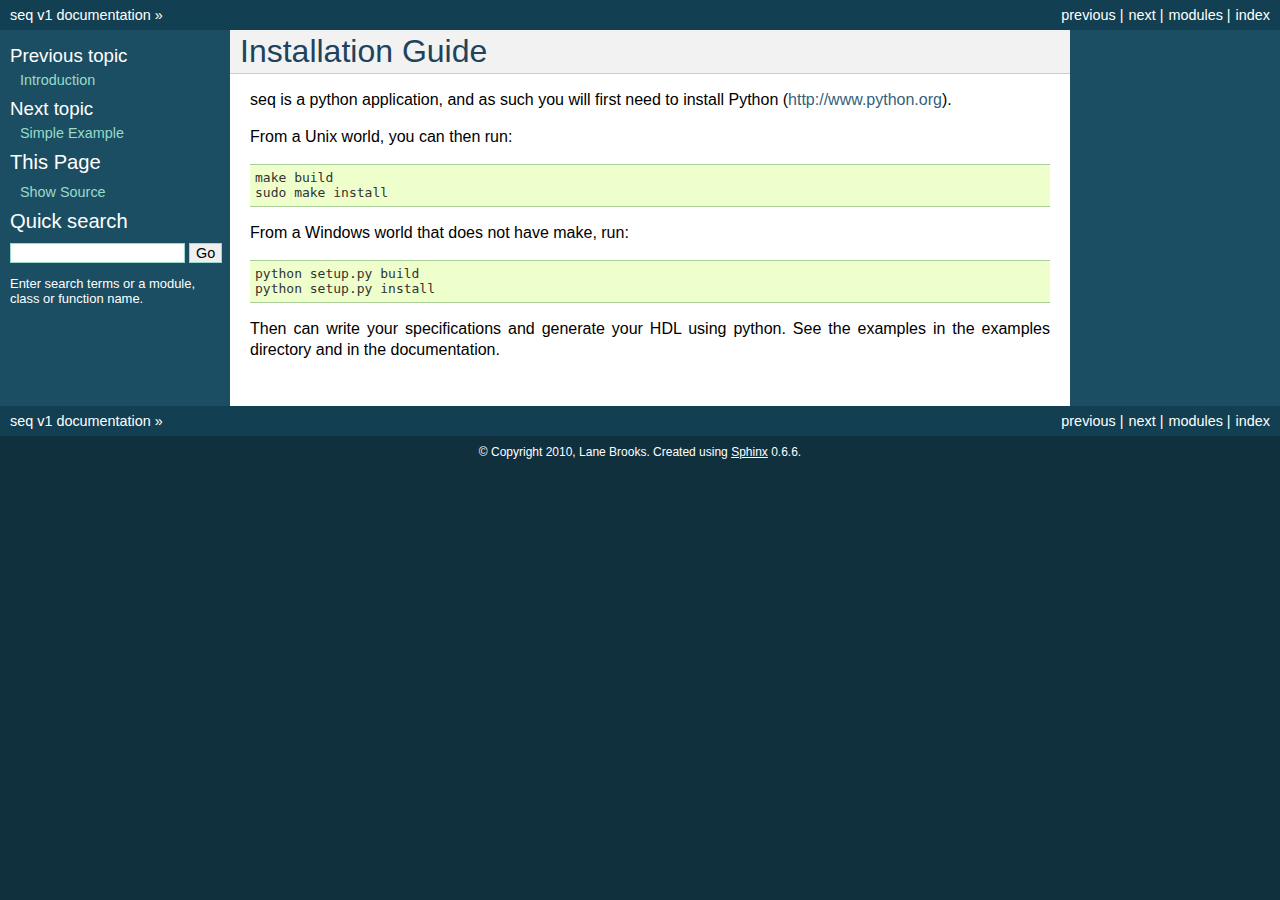
<file: install.html>
<!DOCTYPE html PUBLIC "-//W3C//DTD XHTML 1.0 Transitional//EN"
  "http://www.w3.org/TR/xhtml1/DTD/xhtml1-transitional.dtd">

<html xmlns="http://www.w3.org/1999/xhtml">
  <head>
    <meta http-equiv="Content-Type" content="text/html; charset=utf-8" />
    
    <title>Installation Guide &mdash; seq v1 documentation</title>
    <link rel="stylesheet" href="_static/default.css" type="text/css" />
    <link rel="stylesheet" href="_static/pygments.css" type="text/css" />
    <script type="text/javascript">
      var DOCUMENTATION_OPTIONS = {
        URL_ROOT:    '',
        VERSION:     '1',
        COLLAPSE_MODINDEX: false,
        FILE_SUFFIX: '.html',
        HAS_SOURCE:  true
      };
    </script>
    <script type="text/javascript" src="_static/jquery.js"></script>
    <script type="text/javascript" src="_static/doctools.js"></script>
    <link rel="top" title="seq v1 documentation" href="index.html" />
    <link rel="next" title="Simple Example" href="example1.html" />
    <link rel="prev" title="Introduction" href="intro.html" /> 
  </head>
  <body>
    <div class="related">
      <h3>Navigation</h3>
      <ul>
        <li class="right" style="margin-right: 10px">
          <a href="genindex.html" title="General Index"
             accesskey="I">index</a></li>
        <li class="right" >
          <a href="modindex.html" title="Global Module Index"
             accesskey="M">modules</a> |</li>
        <li class="right" >
          <a href="example1.html" title="Simple Example"
             accesskey="N">next</a> |</li>
        <li class="right" >
          <a href="intro.html" title="Introduction"
             accesskey="P">previous</a> |</li>
        <li><a href="index.html">seq v1 documentation</a> &raquo;</li> 
      </ul>
    </div>  

    <div class="document">
      <div class="documentwrapper">
        <div class="bodywrapper">
          <div class="body">
            
  <div class="section" id="installation-guide">
<h1>Installation Guide<a class="headerlink" href="#installation-guide" title="Permalink to this headline">¶</a></h1>
<p>seq is a python application, and as such you will first need to install
Python (<a class="reference external" href="http://www.python.org">http://www.python.org</a>).</p>
<p>From a Unix world, you can then run:</p>
<div class="highlight-python"><pre>make build
sudo make install</pre>
</div>
<p>From a Windows world that does not have make, run:</p>
<div class="highlight-python"><pre>python setup.py build
python setup.py install</pre>
</div>
<p>Then can write your specifications and generate your HDL using
python. See the examples in the examples directory and in the
documentation.</p>
</div>


          </div>
        </div>
      </div>
      <div class="sphinxsidebar">
        <div class="sphinxsidebarwrapper">
            <h4>Previous topic</h4>
            <p class="topless"><a href="intro.html"
                                  title="previous chapter">Introduction</a></p>
            <h4>Next topic</h4>
            <p class="topless"><a href="example1.html"
                                  title="next chapter">Simple Example</a></p>
            <h3>This Page</h3>
            <ul class="this-page-menu">
              <li><a href="_sources/install.txt"
                     rel="nofollow">Show Source</a></li>
            </ul>
          <div id="searchbox" style="display: none">
            <h3>Quick search</h3>
              <form class="search" action="search.html" method="get">
                <input type="text" name="q" size="18" />
                <input type="submit" value="Go" />
                <input type="hidden" name="check_keywords" value="yes" />
                <input type="hidden" name="area" value="default" />
              </form>
              <p class="searchtip" style="font-size: 90%">
              Enter search terms or a module, class or function name.
              </p>
          </div>
          <script type="text/javascript">$('#searchbox').show(0);</script>
        </div>
      </div>
      <div class="clearer"></div>
    </div>
    <div class="related">
      <h3>Navigation</h3>
      <ul>
        <li class="right" style="margin-right: 10px">
          <a href="genindex.html" title="General Index"
             >index</a></li>
        <li class="right" >
          <a href="modindex.html" title="Global Module Index"
             >modules</a> |</li>
        <li class="right" >
          <a href="example1.html" title="Simple Example"
             >next</a> |</li>
        <li class="right" >
          <a href="intro.html" title="Introduction"
             >previous</a> |</li>
        <li><a href="index.html">seq v1 documentation</a> &raquo;</li> 
      </ul>
    </div>
    <div class="footer">
      &copy; Copyright 2010, Lane Brooks.
      Created using <a href="http://sphinx.pocoo.org/">Sphinx</a> 0.6.6.
    </div>
  </body>
</html>
</file>
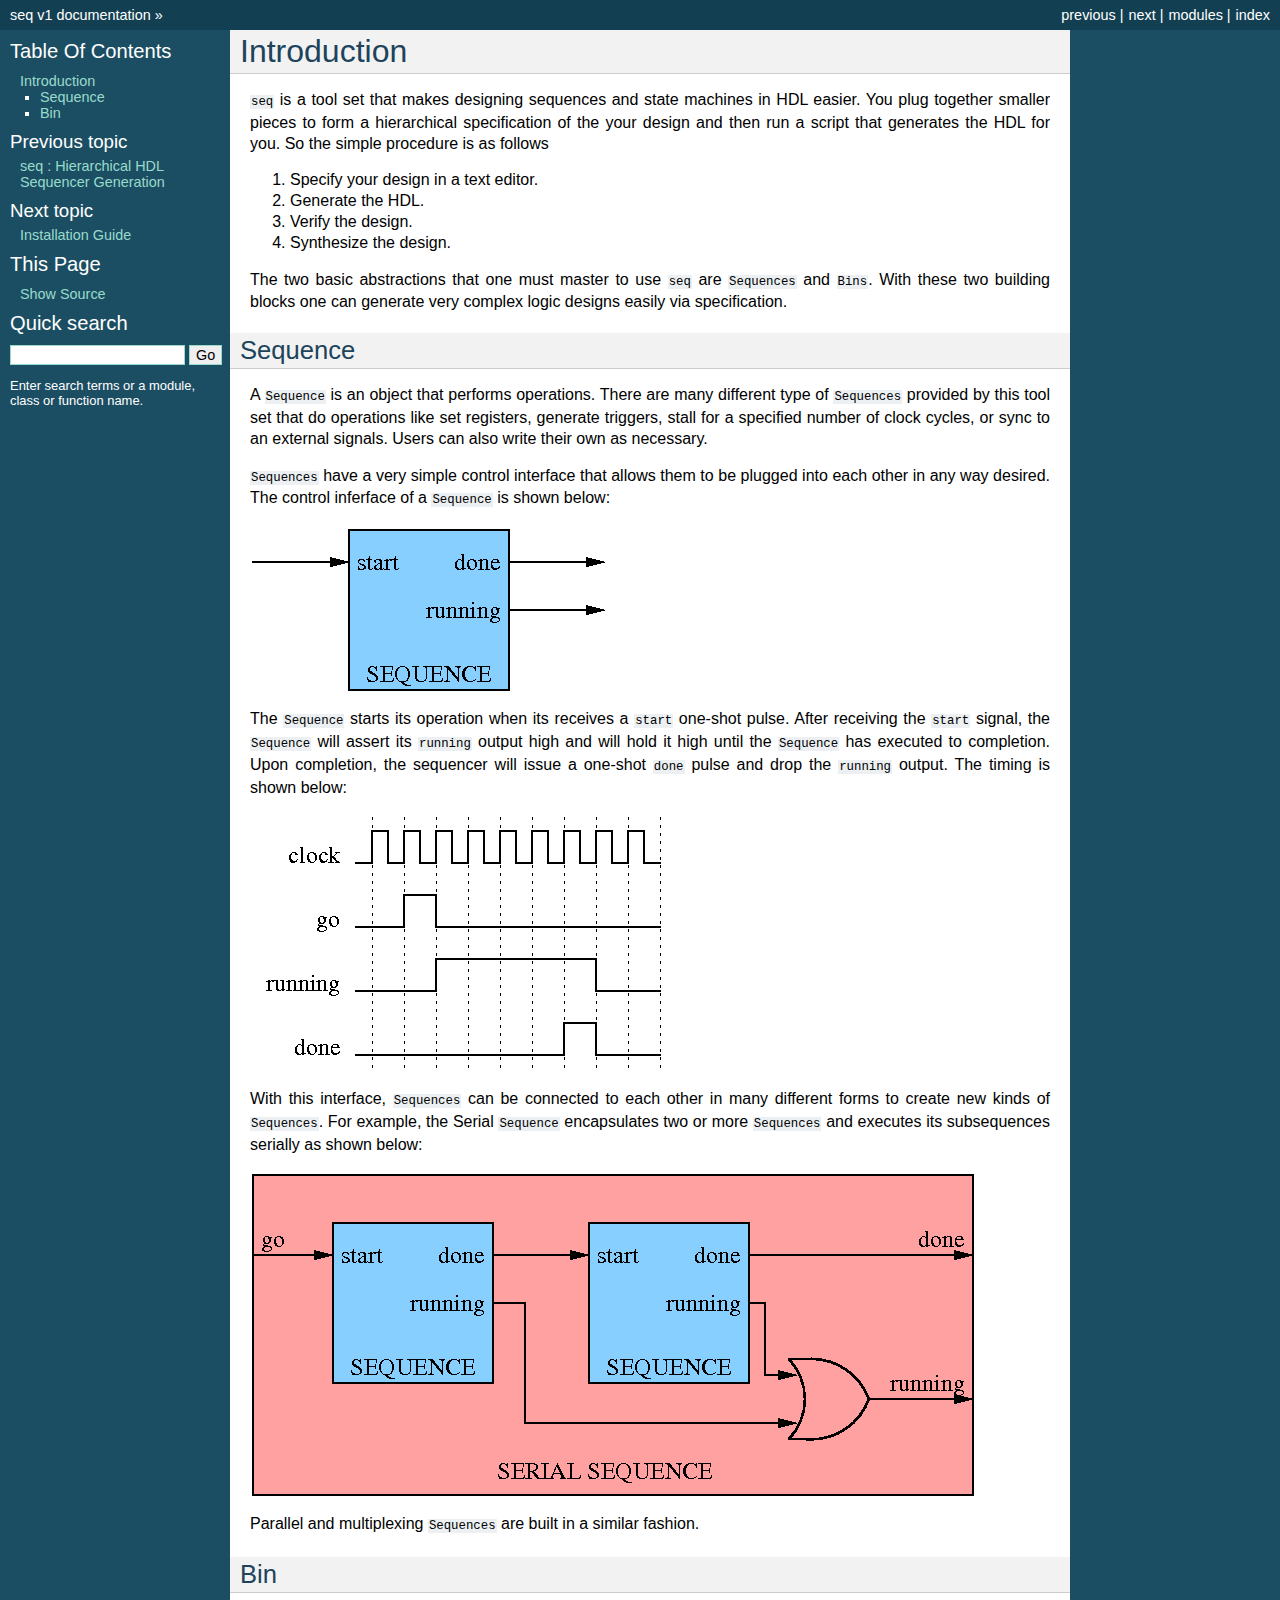
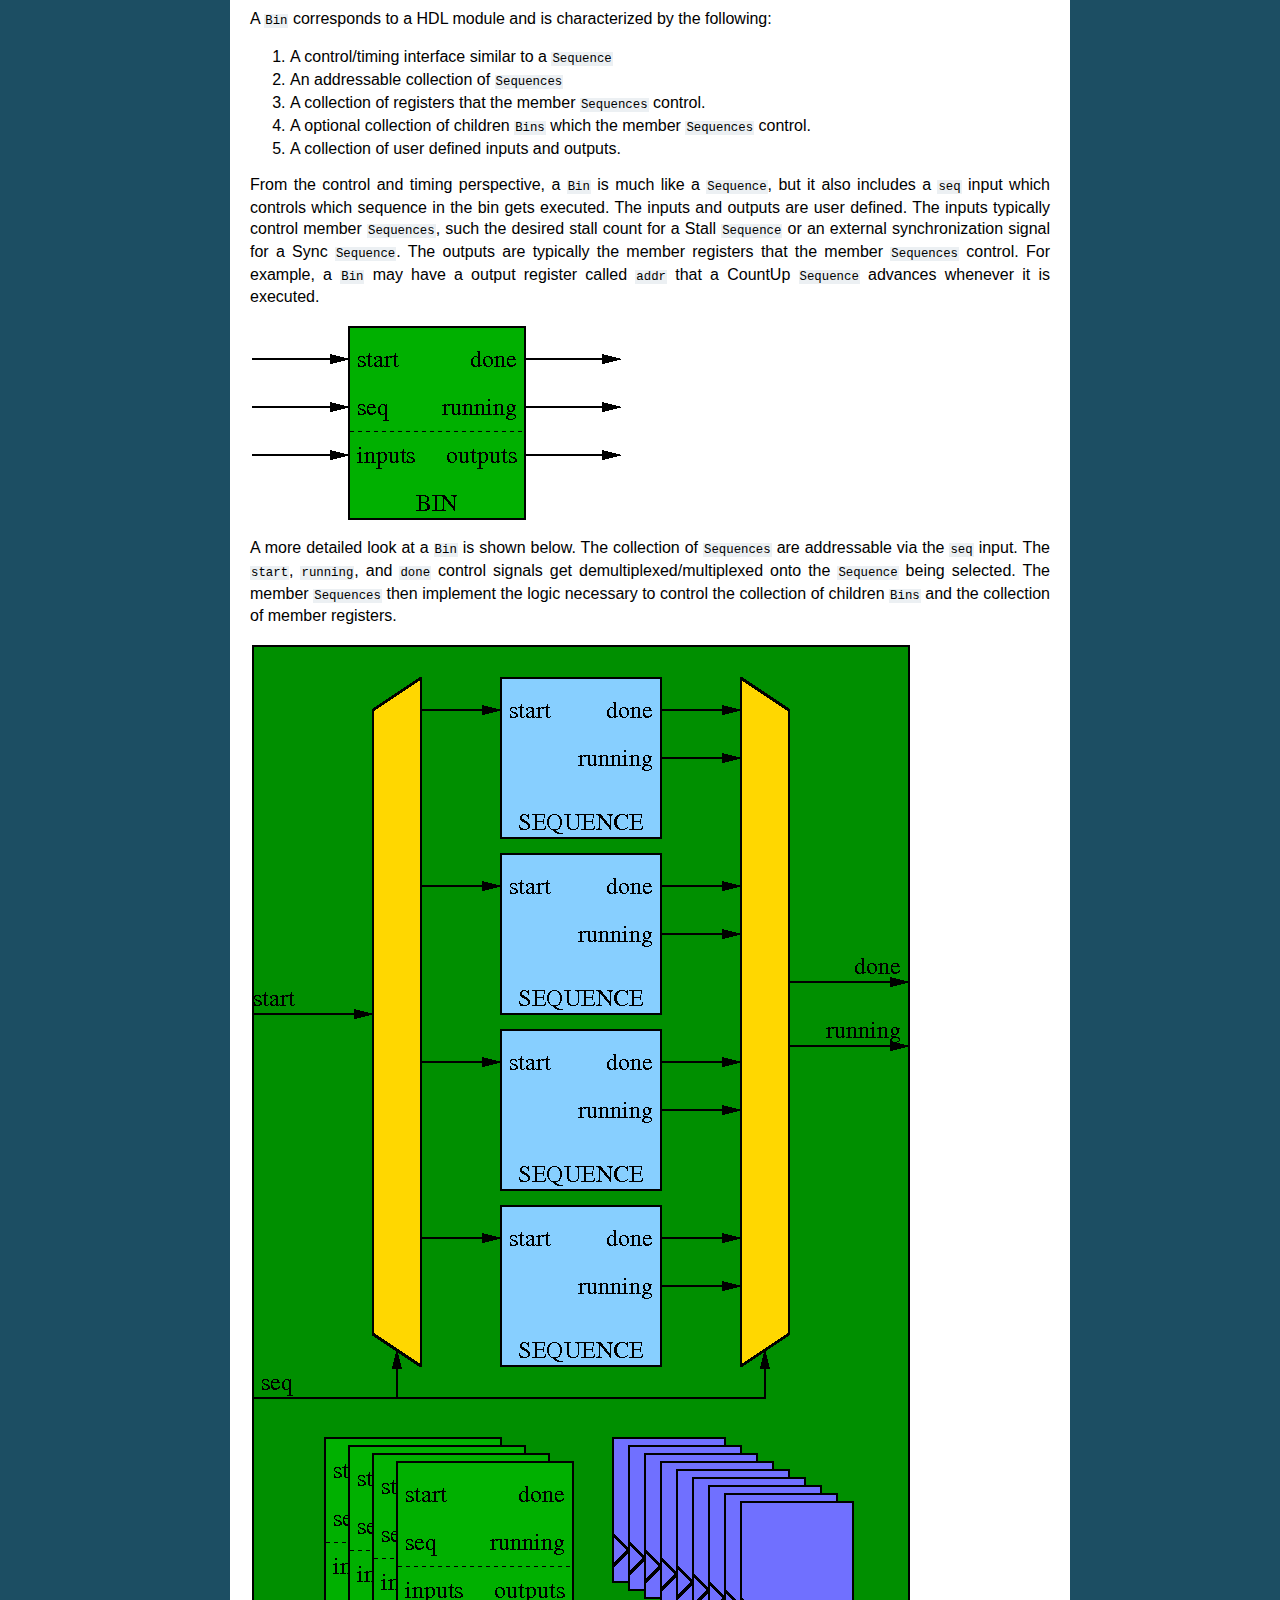
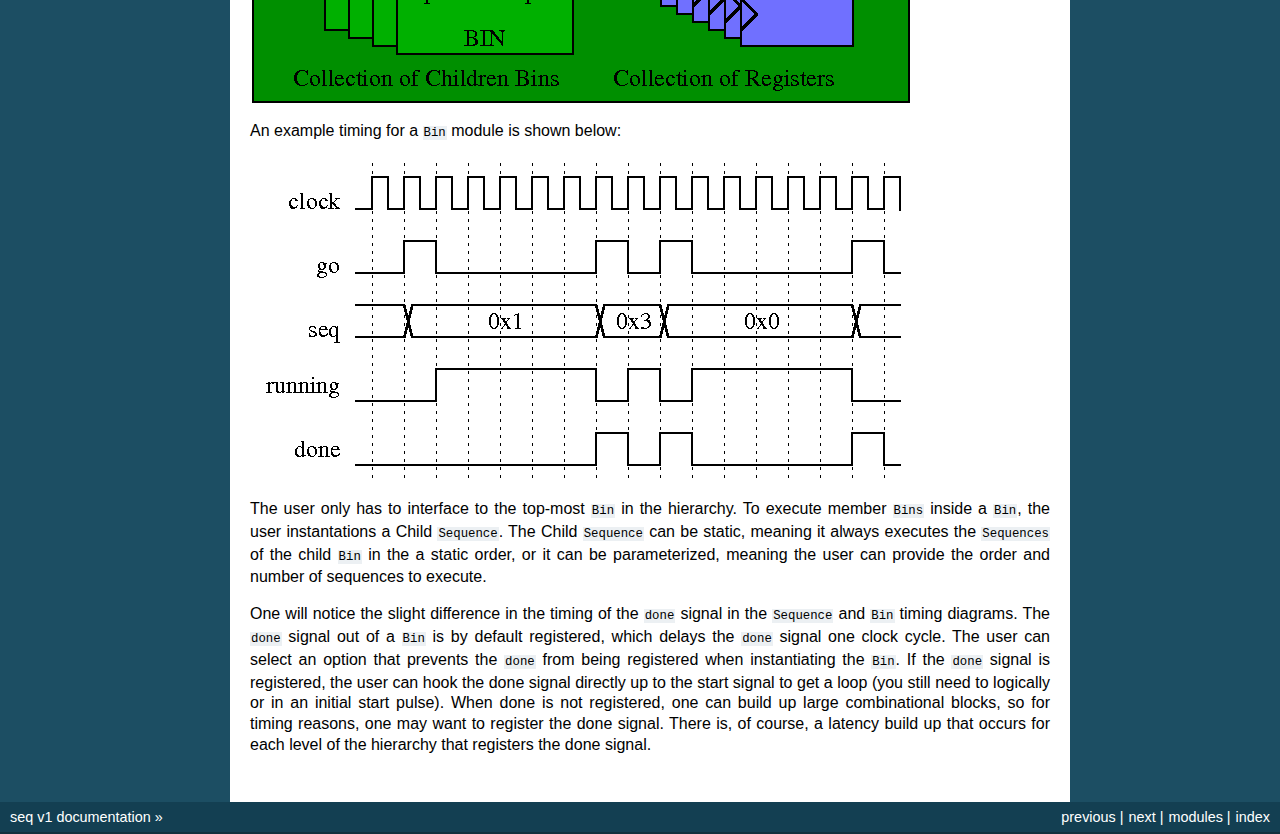
<file: intro.html>
<!DOCTYPE html PUBLIC "-//W3C//DTD XHTML 1.0 Transitional//EN"
  "http://www.w3.org/TR/xhtml1/DTD/xhtml1-transitional.dtd">

<html xmlns="http://www.w3.org/1999/xhtml">
  <head>
    <meta http-equiv="Content-Type" content="text/html; charset=utf-8" />
    
    <title>Introduction &mdash; seq v1 documentation</title>
    <link rel="stylesheet" href="_static/default.css" type="text/css" />
    <link rel="stylesheet" href="_static/pygments.css" type="text/css" />
    <script type="text/javascript">
      var DOCUMENTATION_OPTIONS = {
        URL_ROOT:    '',
        VERSION:     '1',
        COLLAPSE_MODINDEX: false,
        FILE_SUFFIX: '.html',
        HAS_SOURCE:  true
      };
    </script>
    <script type="text/javascript" src="_static/jquery.js"></script>
    <script type="text/javascript" src="_static/doctools.js"></script>
    <link rel="top" title="seq v1 documentation" href="index.html" />
    <link rel="next" title="Installation Guide" href="install.html" />
    <link rel="prev" title="seq : Hierarchical HDL Sequencer Generation" href="index.html" /> 
  </head>
  <body>
    <div class="related">
      <h3>Navigation</h3>
      <ul>
        <li class="right" style="margin-right: 10px">
          <a href="genindex.html" title="General Index"
             accesskey="I">index</a></li>
        <li class="right" >
          <a href="modindex.html" title="Global Module Index"
             accesskey="M">modules</a> |</li>
        <li class="right" >
          <a href="install.html" title="Installation Guide"
             accesskey="N">next</a> |</li>
        <li class="right" >
          <a href="index.html" title="seq : Hierarchical HDL Sequencer Generation"
             accesskey="P">previous</a> |</li>
        <li><a href="index.html">seq v1 documentation</a> &raquo;</li> 
      </ul>
    </div>  

    <div class="document">
      <div class="documentwrapper">
        <div class="bodywrapper">
          <div class="body">
            
  <div class="section" id="introduction">
<h1>Introduction<a class="headerlink" href="#introduction" title="Permalink to this headline">¶</a></h1>
<p><tt class="docutils literal"><span class="pre">seq</span></tt> is a tool set that makes designing sequences and state
machines in HDL easier. You plug together smaller pieces to form a
hierarchical specification of the your design and then run a script
that generates the HDL for you. So the simple procedure is as follows</p>
<ol class="arabic simple">
<li>Specify your design in a text editor.</li>
<li>Generate the HDL.</li>
<li>Verify the design.</li>
<li>Synthesize the design.</li>
</ol>
<p>The two basic abstractions that one must master to use <tt class="docutils literal"><span class="pre">seq</span></tt> are
<tt class="docutils literal"><span class="pre">Sequences</span></tt> and <tt class="docutils literal"><span class="pre">Bins</span></tt>. With these two building blocks one can
generate very complex logic designs easily via specification.</p>
<div class="section" id="sequence">
<h2>Sequence<a class="headerlink" href="#sequence" title="Permalink to this headline">¶</a></h2>
<p>A <tt class="docutils literal"><span class="pre">Sequence</span></tt> is an object that performs operations. There are many
different type of <tt class="docutils literal"><span class="pre">Sequences</span></tt> provided by this tool set that do
operations like set registers, generate triggers, stall for a
specified number of clock cycles, or sync to an external
signals. Users can also write their own as necessary.</p>
<p><tt class="docutils literal"><span class="pre">Sequences</span></tt> have a very simple control interface that allows them to
be plugged into each other in any way desired. The control inferface
of a <tt class="docutils literal"><span class="pre">Sequence</span></tt> is shown below:</p>
<img alt="_images/sequence.png" src="_images/sequence.png" />
<p>The <tt class="docutils literal"><span class="pre">Sequence</span></tt> starts its operation when its receives a <tt class="docutils literal"><span class="pre">start</span></tt>
one-shot pulse. After receiving the <tt class="docutils literal"><span class="pre">start</span></tt> signal, the <tt class="docutils literal"><span class="pre">Sequence</span></tt>
will assert its <tt class="docutils literal"><span class="pre">running</span></tt> output high and will hold it high until
the <tt class="docutils literal"><span class="pre">Sequence</span></tt> has executed to completion.  Upon completion, the
sequencer will issue a one-shot <tt class="docutils literal"><span class="pre">done</span></tt> pulse and drop the
<tt class="docutils literal"><span class="pre">running</span></tt> output. The timing is shown below:</p>
<img alt="_images/sequence_timing.png" src="_images/sequence_timing.png" />
<p>With this interface, <tt class="docutils literal"><span class="pre">Sequences</span></tt> can be connected to each other in
many different forms to create new kinds of <tt class="docutils literal"><span class="pre">Sequences</span></tt>.  For
example, the Serial <tt class="docutils literal"><span class="pre">Sequence</span></tt> encapsulates two or more
<tt class="docutils literal"><span class="pre">Sequences</span></tt> and executes its subsequences serially as shown below:</p>
<img alt="_images/serial_sequence.png" src="_images/serial_sequence.png" />
<p>Parallel and multiplexing <tt class="docutils literal"><span class="pre">Sequences</span></tt> are built in a similar
fashion.</p>
</div>
<div class="section" id="bin">
<h2>Bin<a class="headerlink" href="#bin" title="Permalink to this headline">¶</a></h2>
<p>A <tt class="docutils literal"><span class="pre">Bin</span></tt> corresponds to a HDL module and is characterized by
the following:</p>
<ol class="arabic simple">
<li>A control/timing interface similar to a <tt class="docutils literal"><span class="pre">Sequence</span></tt></li>
<li>An addressable collection of <tt class="docutils literal"><span class="pre">Sequences</span></tt></li>
<li>A collection of registers that the member <tt class="docutils literal"><span class="pre">Sequences</span></tt> control.</li>
<li>A optional collection of children <tt class="docutils literal"><span class="pre">Bins</span></tt> which the member <tt class="docutils literal"><span class="pre">Sequences</span></tt> control.</li>
<li>A collection of user defined inputs and outputs.</li>
</ol>
<p>From the control and timing perspective, a <tt class="docutils literal"><span class="pre">Bin</span></tt> is much like a
<tt class="docutils literal"><span class="pre">Sequence</span></tt>, but it also includes a <tt class="docutils literal"><span class="pre">seq</span></tt> input which controls
which sequence in the bin gets executed. The inputs and outputs are
user defined. The inputs typically control member <tt class="docutils literal"><span class="pre">Sequences</span></tt>, such
the desired stall count for a Stall <tt class="docutils literal"><span class="pre">Sequence</span></tt> or an external
synchronization signal for a Sync <tt class="docutils literal"><span class="pre">Sequence</span></tt>. The outputs are
typically the member registers that the member <tt class="docutils literal"><span class="pre">Sequences</span></tt>
control. For example, a <tt class="docutils literal"><span class="pre">Bin</span></tt> may have a output register called
<tt class="docutils literal"><span class="pre">addr</span></tt> that a CountUp <tt class="docutils literal"><span class="pre">Sequence</span></tt> advances whenever it is executed.</p>
<img alt="_images/bin.png" src="_images/bin.png" />
<p>A more detailed look at a <tt class="docutils literal"><span class="pre">Bin</span></tt> is shown below. The collection of
<tt class="docutils literal"><span class="pre">Sequences</span></tt> are addressable via the <tt class="docutils literal"><span class="pre">seq</span></tt> input. The <tt class="docutils literal"><span class="pre">start</span></tt>,
<tt class="docutils literal"><span class="pre">running</span></tt>, and <tt class="docutils literal"><span class="pre">done</span></tt> control signals get
demultiplexed/multiplexed onto the <tt class="docutils literal"><span class="pre">Sequence</span></tt> being selected.  The
member <tt class="docutils literal"><span class="pre">Sequences</span></tt> then implement the logic necessary to control the
collection of children <tt class="docutils literal"><span class="pre">Bins</span></tt> and the collection of member
registers.</p>
<img alt="_images/bin_exploded.png" src="_images/bin_exploded.png" />
<p>An example timing for a <tt class="docutils literal"><span class="pre">Bin</span></tt> module is shown below:</p>
<img alt="_images/bin_timing.png" src="_images/bin_timing.png" />
<p>The user only has to interface to the top-most <tt class="docutils literal"><span class="pre">Bin</span></tt> in the
hierarchy. To execute member <tt class="docutils literal"><span class="pre">Bins</span></tt> inside a <tt class="docutils literal"><span class="pre">Bin</span></tt>, the user
instantations a Child <tt class="docutils literal"><span class="pre">Sequence</span></tt>. The Child <tt class="docutils literal"><span class="pre">Sequence</span></tt> can be
static, meaning it always executes the <tt class="docutils literal"><span class="pre">Sequences</span></tt> of the child
<tt class="docutils literal"><span class="pre">Bin</span></tt> in the a static order, or it can be parameterized, meaning the
user can provide the order and number of sequences to execute.</p>
<p>One will notice the slight difference in the timing of the <tt class="docutils literal"><span class="pre">done</span></tt>
signal in the <tt class="docutils literal"><span class="pre">Sequence</span></tt> and <tt class="docutils literal"><span class="pre">Bin</span></tt> timing diagrams. The <tt class="docutils literal"><span class="pre">done</span></tt>
signal out of a <tt class="docutils literal"><span class="pre">Bin</span></tt> is by default registered, which delays the
<tt class="docutils literal"><span class="pre">done</span></tt> signal one clock cycle. The user can select an option
that prevents the <tt class="docutils literal"><span class="pre">done</span></tt> from being registered when instantiating
the <tt class="docutils literal"><span class="pre">Bin</span></tt>. If the <tt class="docutils literal"><span class="pre">done</span></tt> signal is registered, the user can
hook the done signal directly up to the start signal to get a loop (you
still need to logically or in an initial start pulse). When done
is not registered, one can build up large combinational blocks, so
for timing reasons, one may want to register the done signal. There
is, of course, a latency build up that occurs for each level of the
hierarchy that registers the done signal.</p>
</div>
</div>


          </div>
        </div>
      </div>
      <div class="sphinxsidebar">
        <div class="sphinxsidebarwrapper">
            <h3><a href="index.html">Table Of Contents</a></h3>
            <ul>
<li><a class="reference external" href="#">Introduction</a><ul>
<li><a class="reference external" href="#sequence">Sequence</a></li>
<li><a class="reference external" href="#bin">Bin</a></li>
</ul>
</li>
</ul>

            <h4>Previous topic</h4>
            <p class="topless"><a href="index.html"
                                  title="previous chapter">seq : Hierarchical HDL Sequencer Generation</a></p>
            <h4>Next topic</h4>
            <p class="topless"><a href="install.html"
                                  title="next chapter">Installation Guide</a></p>
            <h3>This Page</h3>
            <ul class="this-page-menu">
              <li><a href="_sources/intro.txt"
                     rel="nofollow">Show Source</a></li>
            </ul>
          <div id="searchbox" style="display: none">
            <h3>Quick search</h3>
              <form class="search" action="search.html" method="get">
                <input type="text" name="q" size="18" />
                <input type="submit" value="Go" />
                <input type="hidden" name="check_keywords" value="yes" />
                <input type="hidden" name="area" value="default" />
              </form>
              <p class="searchtip" style="font-size: 90%">
              Enter search terms or a module, class or function name.
              </p>
          </div>
          <script type="text/javascript">$('#searchbox').show(0);</script>
        </div>
      </div>
      <div class="clearer"></div>
    </div>
    <div class="related">
      <h3>Navigation</h3>
      <ul>
        <li class="right" style="margin-right: 10px">
          <a href="genindex.html" title="General Index"
             >index</a></li>
        <li class="right" >
          <a href="modindex.html" title="Global Module Index"
             >modules</a> |</li>
        <li class="right" >
          <a href="install.html" title="Installation Guide"
             >next</a> |</li>
        <li class="right" >
          <a href="index.html" title="seq : Hierarchical HDL Sequencer Generation"
             >previous</a> |</li>
        <li><a href="index.html">seq v1 documentation</a> &raquo;</li> 
      </ul>
    </div>
    <div class="footer">
      &copy; Copyright 2010, Lane Brooks.
      Created using <a href="http://sphinx.pocoo.org/">Sphinx</a> 0.6.6.
    </div>
  </body>
</html>
</file>
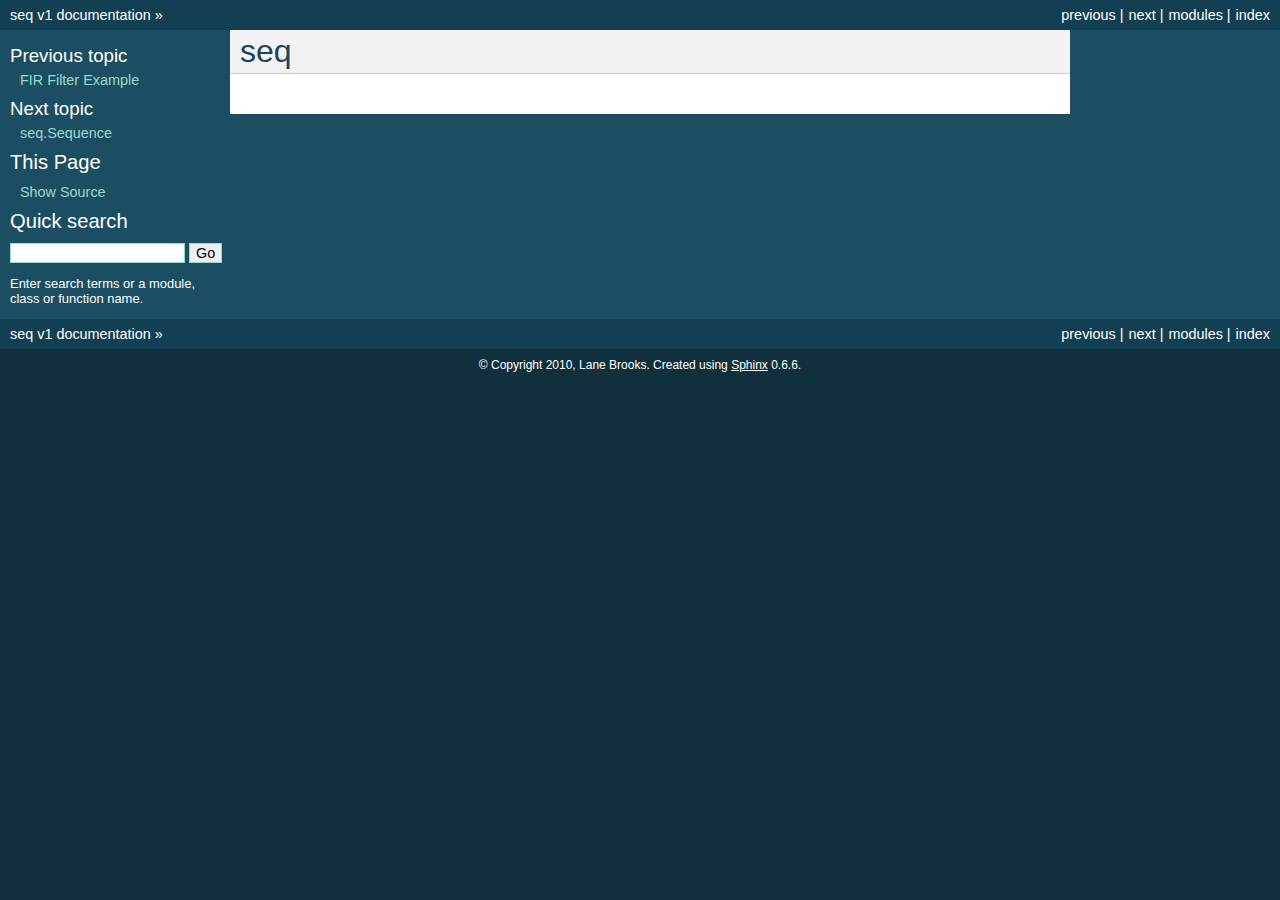
<file: seq.html>
<!DOCTYPE html PUBLIC "-//W3C//DTD XHTML 1.0 Transitional//EN"
  "http://www.w3.org/TR/xhtml1/DTD/xhtml1-transitional.dtd">

<html xmlns="http://www.w3.org/1999/xhtml">
  <head>
    <meta http-equiv="Content-Type" content="text/html; charset=utf-8" />
    
    <title>seq &mdash; seq v1 documentation</title>
    <link rel="stylesheet" href="_static/default.css" type="text/css" />
    <link rel="stylesheet" href="_static/pygments.css" type="text/css" />
    <script type="text/javascript">
      var DOCUMENTATION_OPTIONS = {
        URL_ROOT:    '',
        VERSION:     '1',
        COLLAPSE_MODINDEX: false,
        FILE_SUFFIX: '.html',
        HAS_SOURCE:  true
      };
    </script>
    <script type="text/javascript" src="_static/jquery.js"></script>
    <script type="text/javascript" src="_static/doctools.js"></script>
    <link rel="top" title="seq v1 documentation" href="index.html" />
    <link rel="next" title="seq.Sequence" href="sequence.html" />
    <link rel="prev" title="FIR Filter Example" href="fir_example.html" /> 
  </head>
  <body>
    <div class="related">
      <h3>Navigation</h3>
      <ul>
        <li class="right" style="margin-right: 10px">
          <a href="genindex.html" title="General Index"
             accesskey="I">index</a></li>
        <li class="right" >
          <a href="modindex.html" title="Global Module Index"
             accesskey="M">modules</a> |</li>
        <li class="right" >
          <a href="sequence.html" title="seq.Sequence"
             accesskey="N">next</a> |</li>
        <li class="right" >
          <a href="fir_example.html" title="FIR Filter Example"
             accesskey="P">previous</a> |</li>
        <li><a href="index.html">seq v1 documentation</a> &raquo;</li> 
      </ul>
    </div>  

    <div class="document">
      <div class="documentwrapper">
        <div class="bodywrapper">
          <div class="body">
            
  <div class="section" id="module-seq">
<h1>seq<a class="headerlink" href="#module-seq" title="Permalink to this headline">¶</a></h1>
</div>


          </div>
        </div>
      </div>
      <div class="sphinxsidebar">
        <div class="sphinxsidebarwrapper">
            <h4>Previous topic</h4>
            <p class="topless"><a href="fir_example.html"
                                  title="previous chapter">FIR Filter Example</a></p>
            <h4>Next topic</h4>
            <p class="topless"><a href="sequence.html"
                                  title="next chapter">seq.Sequence</a></p>
            <h3>This Page</h3>
            <ul class="this-page-menu">
              <li><a href="_sources/seq.txt"
                     rel="nofollow">Show Source</a></li>
            </ul>
          <div id="searchbox" style="display: none">
            <h3>Quick search</h3>
              <form class="search" action="search.html" method="get">
                <input type="text" name="q" size="18" />
                <input type="submit" value="Go" />
                <input type="hidden" name="check_keywords" value="yes" />
                <input type="hidden" name="area" value="default" />
              </form>
              <p class="searchtip" style="font-size: 90%">
              Enter search terms or a module, class or function name.
              </p>
          </div>
          <script type="text/javascript">$('#searchbox').show(0);</script>
        </div>
      </div>
      <div class="clearer"></div>
    </div>
    <div class="related">
      <h3>Navigation</h3>
      <ul>
        <li class="right" style="margin-right: 10px">
          <a href="genindex.html" title="General Index"
             >index</a></li>
        <li class="right" >
          <a href="modindex.html" title="Global Module Index"
             >modules</a> |</li>
        <li class="right" >
          <a href="sequence.html" title="seq.Sequence"
             >next</a> |</li>
        <li class="right" >
          <a href="fir_example.html" title="FIR Filter Example"
             >previous</a> |</li>
        <li><a href="index.html">seq v1 documentation</a> &raquo;</li> 
      </ul>
    </div>
    <div class="footer">
      &copy; Copyright 2010, Lane Brooks.
      Created using <a href="http://sphinx.pocoo.org/">Sphinx</a> 0.6.6.
    </div>
  </body>
</html>
</file>
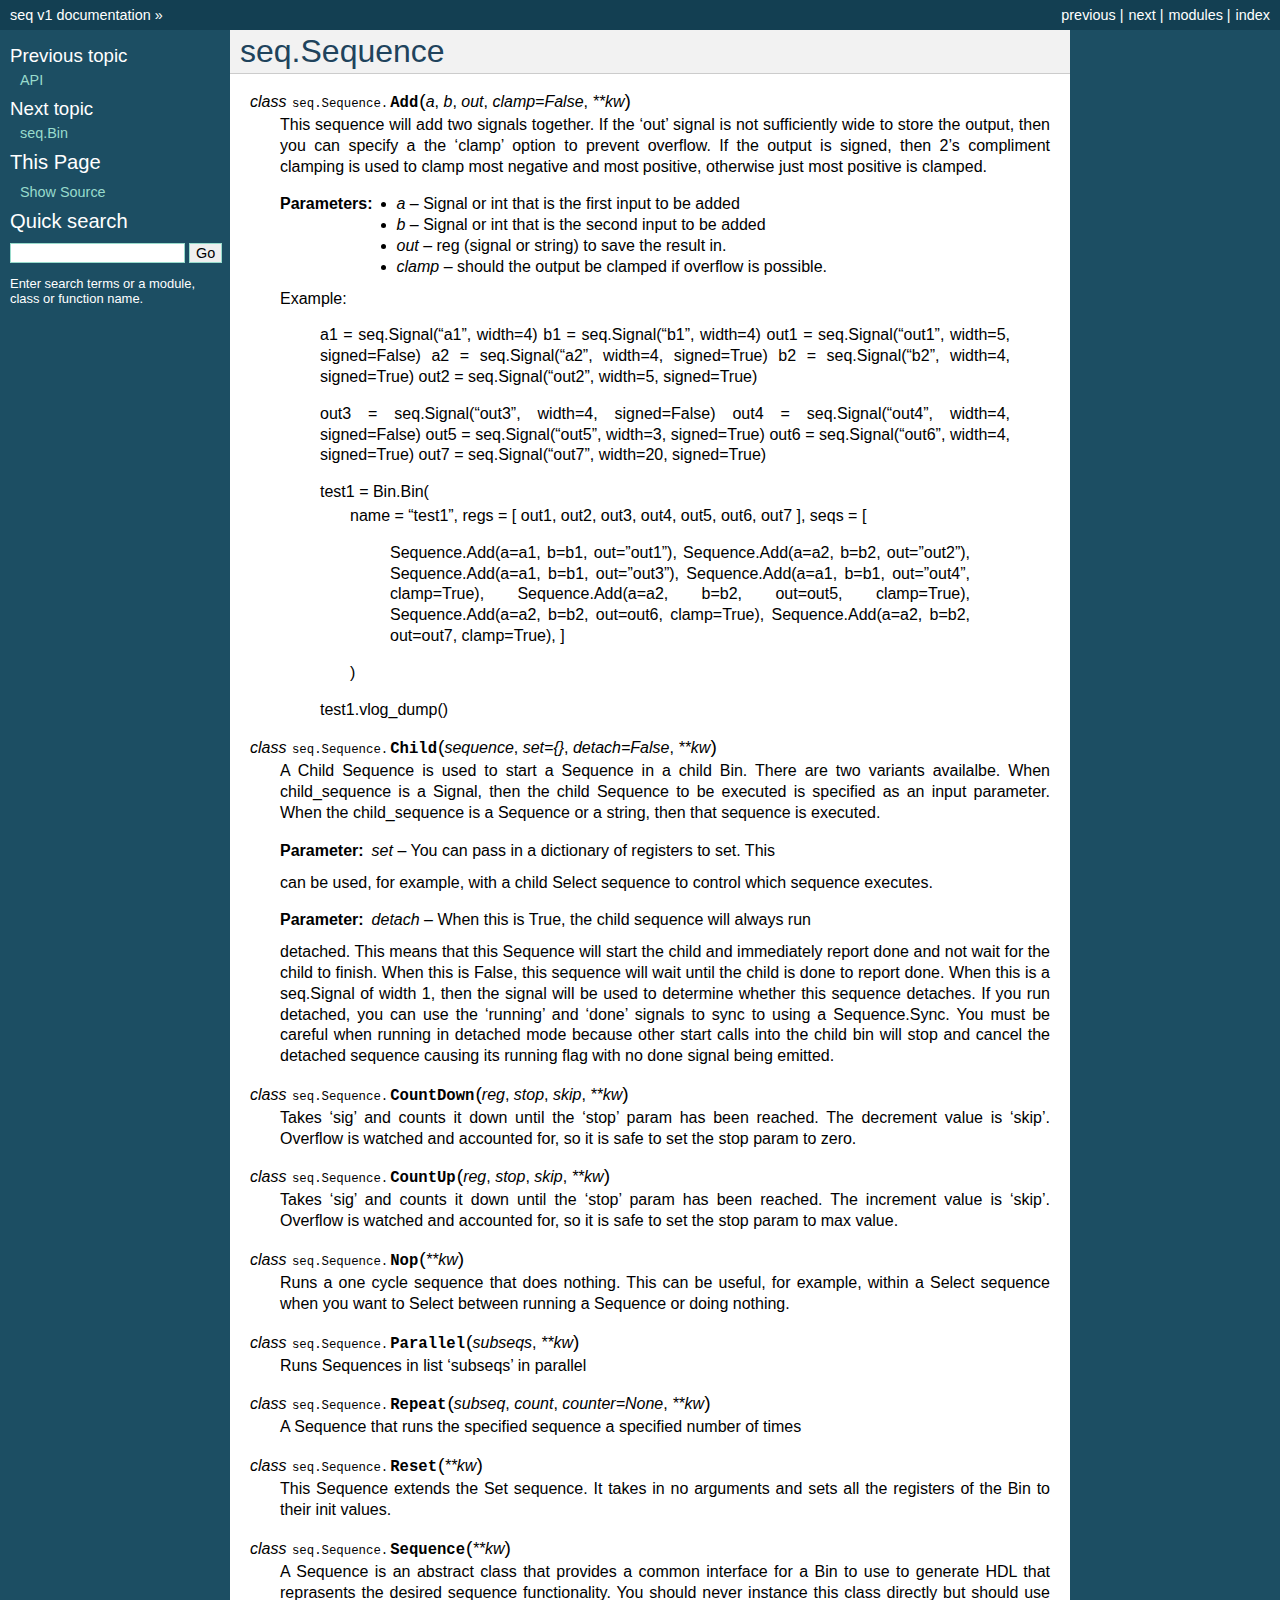
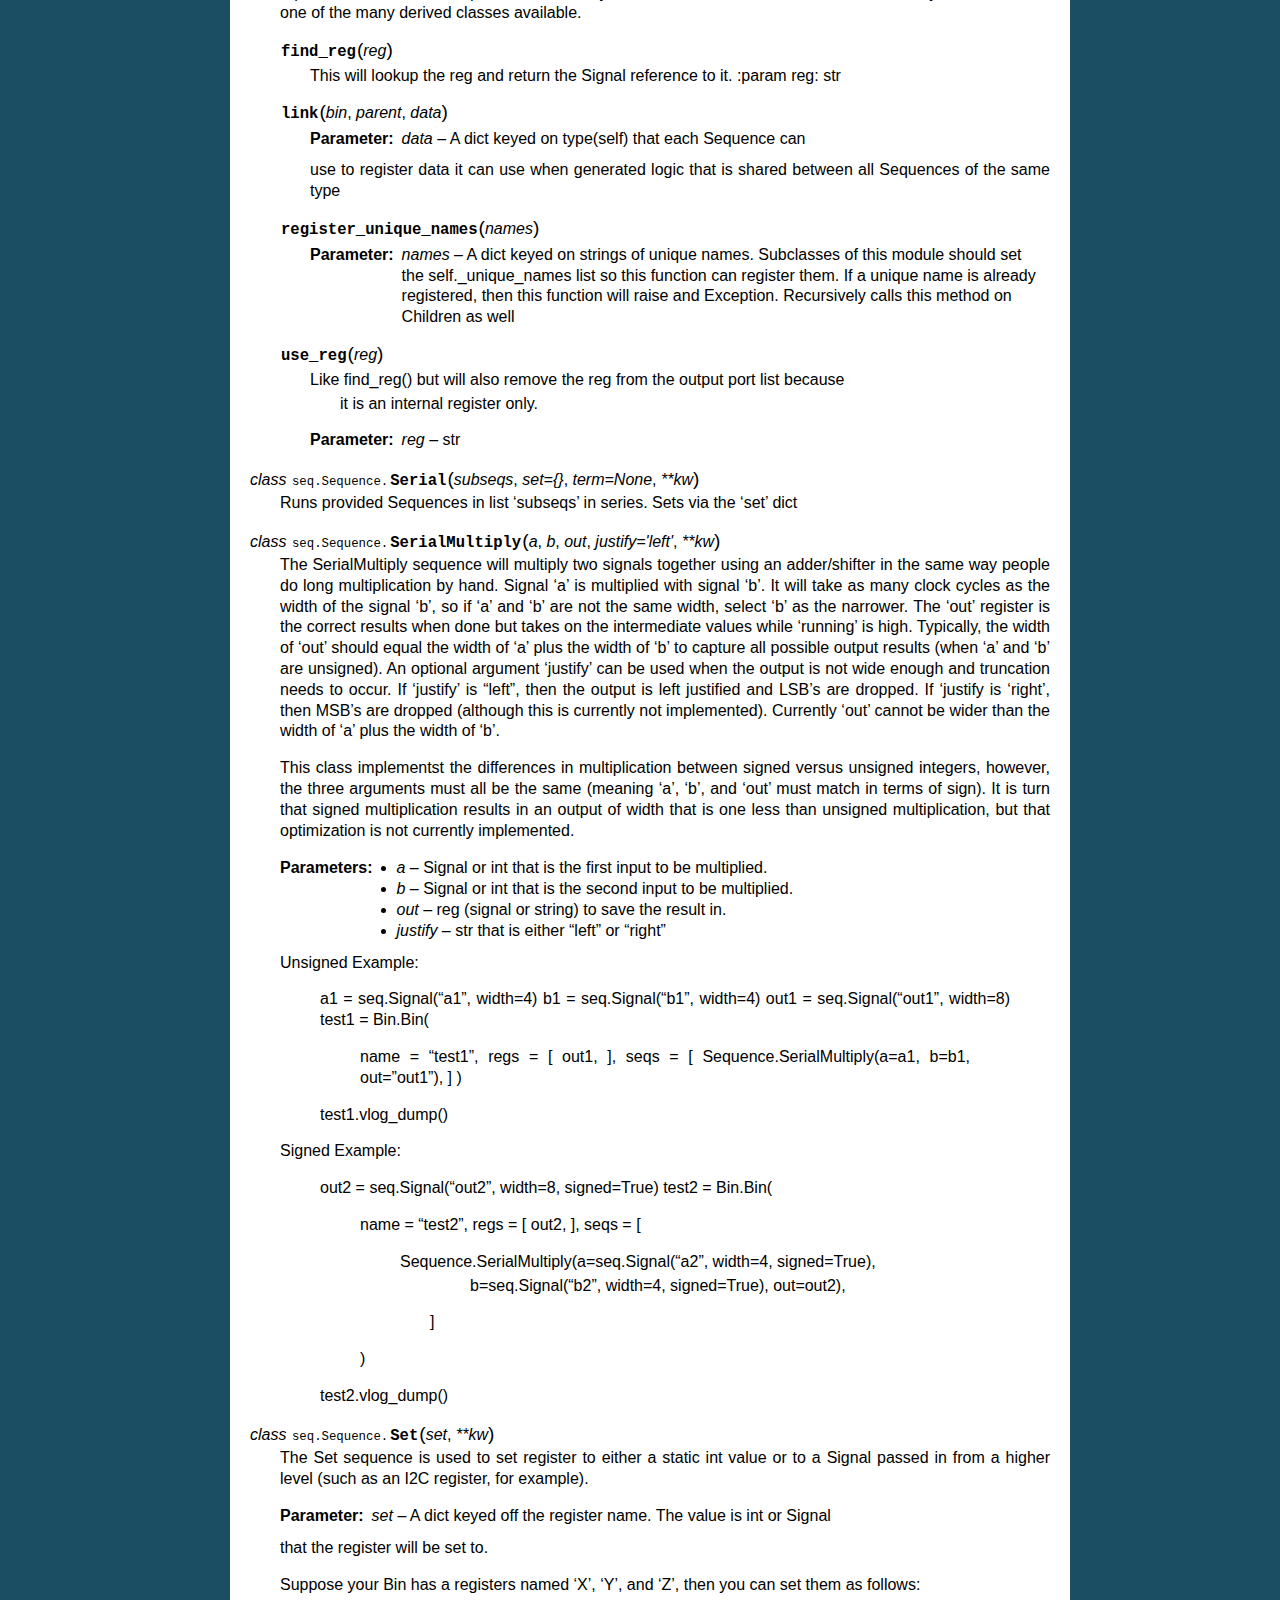
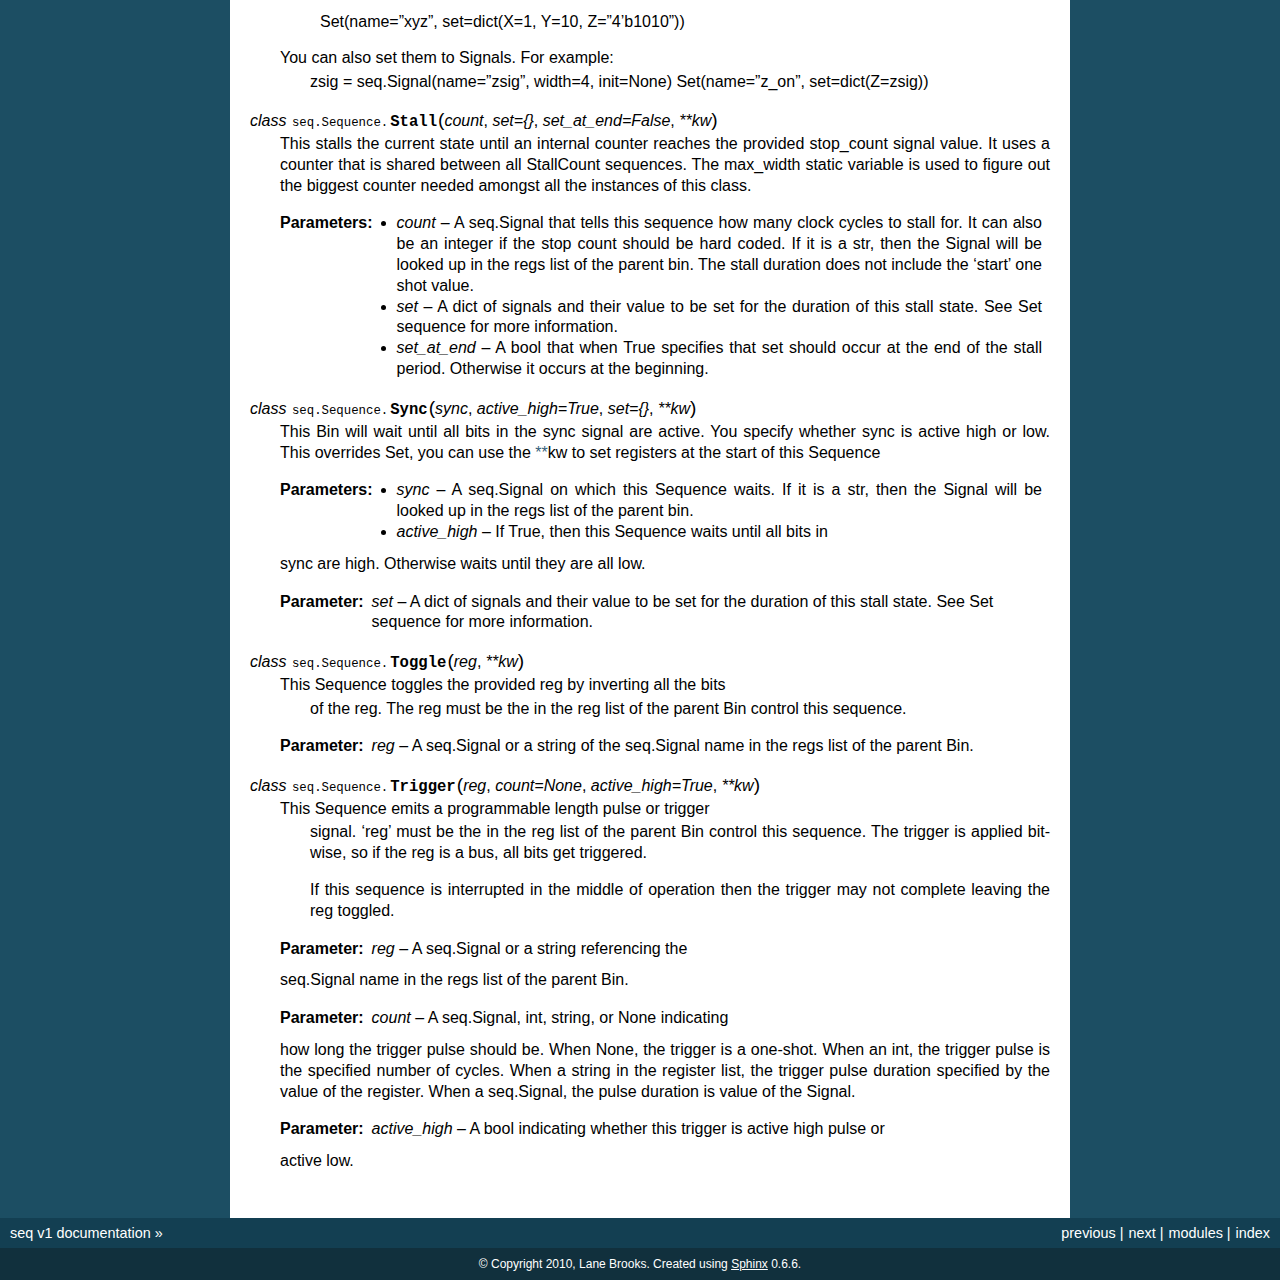
<file: sequence.html>
<!DOCTYPE html PUBLIC "-//W3C//DTD XHTML 1.0 Transitional//EN"
  "http://www.w3.org/TR/xhtml1/DTD/xhtml1-transitional.dtd">

<html xmlns="http://www.w3.org/1999/xhtml">
  <head>
    <meta http-equiv="Content-Type" content="text/html; charset=utf-8" />
    
    <title>seq.Sequence &mdash; seq v1 documentation</title>
    <link rel="stylesheet" href="_static/default.css" type="text/css" />
    <link rel="stylesheet" href="_static/pygments.css" type="text/css" />
    <script type="text/javascript">
      var DOCUMENTATION_OPTIONS = {
        URL_ROOT:    '',
        VERSION:     '1',
        COLLAPSE_MODINDEX: false,
        FILE_SUFFIX: '.html',
        HAS_SOURCE:  true
      };
    </script>
    <script type="text/javascript" src="_static/jquery.js"></script>
    <script type="text/javascript" src="_static/doctools.js"></script>
    <link rel="top" title="seq v1 documentation" href="index.html" />
    <link rel="next" title="seq.Bin" href="bin.html" />
    <link rel="prev" title="API" href="api.html" /> 
  </head>
  <body>
    <div class="related">
      <h3>Navigation</h3>
      <ul>
        <li class="right" style="margin-right: 10px">
          <a href="genindex.html" title="General Index"
             accesskey="I">index</a></li>
        <li class="right" >
          <a href="modindex.html" title="Global Module Index"
             accesskey="M">modules</a> |</li>
        <li class="right" >
          <a href="bin.html" title="seq.Bin"
             accesskey="N">next</a> |</li>
        <li class="right" >
          <a href="api.html" title="API"
             accesskey="P">previous</a> |</li>
        <li><a href="index.html">seq v1 documentation</a> &raquo;</li> 
      </ul>
    </div>  

    <div class="document">
      <div class="documentwrapper">
        <div class="bodywrapper">
          <div class="body">
            
  <div class="section" id="module-seq.Sequence">
<h1>seq.Sequence<a class="headerlink" href="#module-seq.Sequence" title="Permalink to this headline">¶</a></h1>
<dl class="class">
<dt id="seq.Sequence.Add">
<em class="property">class </em><tt class="descclassname">seq.Sequence.</tt><tt class="descname">Add</tt><big>(</big><em>a</em>, <em>b</em>, <em>out</em>, <em>clamp=False</em>, <em>**kw</em><big>)</big><a class="headerlink" href="#seq.Sequence.Add" title="Permalink to this definition">¶</a></dt>
<dd><p>This sequence will add two signals together. If the &#8216;out&#8217; signal is
not sufficiently wide to store the output, then you can specify a the
&#8216;clamp&#8217; option to prevent overflow. If the output is signed, then 2&#8217;s
compliment clamping is used to clamp most negative and most positive,
otherwise just most positive is clamped.</p>
<table class="docutils field-list" frame="void" rules="none">
<col class="field-name" />
<col class="field-body" />
<tbody valign="top">
<tr class="field"><th class="field-name">Parameters:</th><td class="field-body"><ul class="first last simple">
<li><em>a</em> &#8211; Signal or int that is the first input to be added</li>
<li><em>b</em> &#8211; Signal or int that is the second input to be added</li>
<li><em>out</em> &#8211; reg (signal or string) to save the result in.</li>
<li><em>clamp</em> &#8211; should the output be clamped if overflow is possible.</li>
</ul>
</td>
</tr>
</tbody>
</table>
<p>Example:</p>
<blockquote>
<p>a1 = seq.Signal(&#8220;a1&#8221;, width=4)
b1 = seq.Signal(&#8220;b1&#8221;, width=4)
out1 = seq.Signal(&#8220;out1&#8221;, width=5, signed=False)
a2 = seq.Signal(&#8220;a2&#8221;, width=4, signed=True)
b2 = seq.Signal(&#8220;b2&#8221;, width=4, signed=True)
out2 = seq.Signal(&#8220;out2&#8221;, width=5, signed=True)</p>
<p>out3 = seq.Signal(&#8220;out3&#8221;, width=4, signed=False)
out4 = seq.Signal(&#8220;out4&#8221;, width=4, signed=False)
out5 = seq.Signal(&#8220;out5&#8221;, width=3, signed=True)
out6 = seq.Signal(&#8220;out6&#8221;, width=4, signed=True)
out7 = seq.Signal(&#8220;out7&#8221;, width=20, signed=True)</p>
<dl class="docutils">
<dt>test1 = Bin.Bin(</dt>
<dd><p class="first">name = &#8220;test1&#8221;,
regs = [ out1, out2, out3, out4, out5, out6, out7 ],
seqs = [</p>
<blockquote>
Sequence.Add(a=a1, b=b1, out=&#8221;out1&#8221;),
Sequence.Add(a=a2, b=b2, out=&#8221;out2&#8221;),
Sequence.Add(a=a1, b=b1, out=&#8221;out3&#8221;),
Sequence.Add(a=a1, b=b1, out=&#8221;out4&#8221;, clamp=True),
Sequence.Add(a=a2, b=b2, out=out5,   clamp=True),
Sequence.Add(a=a2, b=b2, out=out6,   clamp=True),
Sequence.Add(a=a2, b=b2, out=out7,   clamp=True),
]</blockquote>
<p class="last">)</p>
</dd>
</dl>
<p>test1.vlog_dump()</p>
</blockquote>
</dd></dl>

<dl class="class">
<dt id="seq.Sequence.Child">
<em class="property">class </em><tt class="descclassname">seq.Sequence.</tt><tt class="descname">Child</tt><big>(</big><em>sequence</em>, <em>set={}</em>, <em>detach=False</em>, <em>**kw</em><big>)</big><a class="headerlink" href="#seq.Sequence.Child" title="Permalink to this definition">¶</a></dt>
<dd><p>A Child Sequence is used to start a Sequence in a child
Bin.  There are two variants availalbe.  When child_sequence is
a Signal, then the child Sequence to be executed is specified as an
input parameter.  When the child_sequence is a Sequence or a string,
then that sequence is executed.</p>
<table class="docutils field-list" frame="void" rules="none">
<col class="field-name" />
<col class="field-body" />
<tbody valign="top">
<tr class="field"><th class="field-name">Parameter:</th><td class="field-body"><em>set</em> &#8211; You can pass in a dictionary of registers to set.  This</td>
</tr>
</tbody>
</table>
<p>can be used, for example, with a child Select sequence to control
which sequence executes.</p>
<table class="docutils field-list" frame="void" rules="none">
<col class="field-name" />
<col class="field-body" />
<tbody valign="top">
<tr class="field"><th class="field-name">Parameter:</th><td class="field-body"><em>detach</em> &#8211; When this is True, the child sequence will always run</td>
</tr>
</tbody>
</table>
<p>detached.  This means that this Sequence will start the child and
immediately report done and not wait for the child to finish.  When
this is False, this sequence will wait until the child is done to
report done.  When this is a seq.Signal of width 1, then the signal
will be used to determine whether this sequence detaches.  If you run
detached, you can use the &#8216;running&#8217; and &#8216;done&#8217; signals to sync to
using a Sequence.Sync.  You must be careful when running in detached
mode because other start calls into the child bin will stop and cancel
the detached sequence causing its running flag with no done signal
being emitted.</p>
</dd></dl>

<dl class="class">
<dt id="seq.Sequence.CountDown">
<em class="property">class </em><tt class="descclassname">seq.Sequence.</tt><tt class="descname">CountDown</tt><big>(</big><em>reg</em>, <em>stop</em>, <em>skip</em>, <em>**kw</em><big>)</big><a class="headerlink" href="#seq.Sequence.CountDown" title="Permalink to this definition">¶</a></dt>
<dd>Takes &#8216;sig&#8217; and counts it down until the &#8216;stop&#8217; param has been
reached.  The decrement value is &#8216;skip&#8217;.  Overflow is watched and
accounted for, so it is safe to set the stop param to zero.</dd></dl>

<dl class="class">
<dt id="seq.Sequence.CountUp">
<em class="property">class </em><tt class="descclassname">seq.Sequence.</tt><tt class="descname">CountUp</tt><big>(</big><em>reg</em>, <em>stop</em>, <em>skip</em>, <em>**kw</em><big>)</big><a class="headerlink" href="#seq.Sequence.CountUp" title="Permalink to this definition">¶</a></dt>
<dd>Takes &#8216;sig&#8217; and counts it down until the &#8216;stop&#8217; param has been
reached.  The increment value is &#8216;skip&#8217;.  Overflow is watched and
accounted for, so it is safe to set the stop param to max value.</dd></dl>

<dl class="class">
<dt id="seq.Sequence.Nop">
<em class="property">class </em><tt class="descclassname">seq.Sequence.</tt><tt class="descname">Nop</tt><big>(</big><em>**kw</em><big>)</big><a class="headerlink" href="#seq.Sequence.Nop" title="Permalink to this definition">¶</a></dt>
<dd>Runs a one cycle sequence that does nothing.  This can be useful,
for example, within a Select sequence when you want to Select
between running a Sequence or doing nothing.</dd></dl>

<dl class="class">
<dt id="seq.Sequence.Parallel">
<em class="property">class </em><tt class="descclassname">seq.Sequence.</tt><tt class="descname">Parallel</tt><big>(</big><em>subseqs</em>, <em>**kw</em><big>)</big><a class="headerlink" href="#seq.Sequence.Parallel" title="Permalink to this definition">¶</a></dt>
<dd>Runs Sequences in list &#8216;subseqs&#8217; in parallel</dd></dl>

<dl class="class">
<dt id="seq.Sequence.Repeat">
<em class="property">class </em><tt class="descclassname">seq.Sequence.</tt><tt class="descname">Repeat</tt><big>(</big><em>subseq</em>, <em>count</em>, <em>counter=None</em>, <em>**kw</em><big>)</big><a class="headerlink" href="#seq.Sequence.Repeat" title="Permalink to this definition">¶</a></dt>
<dd>A Sequence that runs the specified sequence a specified number of times</dd></dl>

<dl class="class">
<dt id="seq.Sequence.Reset">
<em class="property">class </em><tt class="descclassname">seq.Sequence.</tt><tt class="descname">Reset</tt><big>(</big><em>**kw</em><big>)</big><a class="headerlink" href="#seq.Sequence.Reset" title="Permalink to this definition">¶</a></dt>
<dd>This Sequence extends the Set sequence.  It takes in no arguments
and sets all the registers of the Bin to their init values.</dd></dl>

<dl class="class">
<dt id="seq.Sequence.Sequence">
<em class="property">class </em><tt class="descclassname">seq.Sequence.</tt><tt class="descname">Sequence</tt><big>(</big><em>**kw</em><big>)</big><a class="headerlink" href="#seq.Sequence.Sequence" title="Permalink to this definition">¶</a></dt>
<dd><p>A Sequence is an abstract class that provides a common interface
for a Bin to use to generate HDL that reprasents the desired
sequence functionality.  You should never instance this class directly
but should use one of the many derived classes available.</p>
<dl class="method">
<dt id="seq.Sequence.Sequence.find_reg">
<tt class="descname">find_reg</tt><big>(</big><em>reg</em><big>)</big><a class="headerlink" href="#seq.Sequence.Sequence.find_reg" title="Permalink to this definition">¶</a></dt>
<dd>This will lookup the reg and return the Signal reference to it.
:param reg: str</dd></dl>

<dl class="method">
<dt id="seq.Sequence.Sequence.link">
<tt class="descname">link</tt><big>(</big><em>bin</em>, <em>parent</em>, <em>data</em><big>)</big><a class="headerlink" href="#seq.Sequence.Sequence.link" title="Permalink to this definition">¶</a></dt>
<dd><table class="docutils field-list" frame="void" rules="none">
<col class="field-name" />
<col class="field-body" />
<tbody valign="top">
<tr class="field"><th class="field-name">Parameter:</th><td class="field-body"><em>data</em> &#8211; A dict keyed on type(self) that each Sequence can</td>
</tr>
</tbody>
</table>
<p>use to register data it can use when generated logic that is shared
between all Sequences of the same type</p>
</dd></dl>

<dl class="method">
<dt id="seq.Sequence.Sequence.register_unique_names">
<tt class="descname">register_unique_names</tt><big>(</big><em>names</em><big>)</big><a class="headerlink" href="#seq.Sequence.Sequence.register_unique_names" title="Permalink to this definition">¶</a></dt>
<dd><table class="docutils field-list" frame="void" rules="none">
<col class="field-name" />
<col class="field-body" />
<tbody valign="top">
<tr class="field"><th class="field-name">Parameter:</th><td class="field-body"><em>names</em> &#8211; A dict keyed on strings of unique names.  Subclasses of this module should set the self._unique_names list so this function can register them.  If a unique name is already registered, then this function will raise and Exception.  Recursively calls this method on Children as well</td>
</tr>
</tbody>
</table>
</dd></dl>

<dl class="method">
<dt id="seq.Sequence.Sequence.use_reg">
<tt class="descname">use_reg</tt><big>(</big><em>reg</em><big>)</big><a class="headerlink" href="#seq.Sequence.Sequence.use_reg" title="Permalink to this definition">¶</a></dt>
<dd><dl class="docutils">
<dt>Like find_reg() but will also remove the reg from the output port list because</dt>
<dd>it is an internal register only.</dd>
</dl>
<table class="docutils field-list" frame="void" rules="none">
<col class="field-name" />
<col class="field-body" />
<tbody valign="top">
<tr class="field"><th class="field-name">Parameter:</th><td class="field-body"><em>reg</em> &#8211; str</td>
</tr>
</tbody>
</table>
</dd></dl>

</dd></dl>

<dl class="class">
<dt id="seq.Sequence.Serial">
<em class="property">class </em><tt class="descclassname">seq.Sequence.</tt><tt class="descname">Serial</tt><big>(</big><em>subseqs</em>, <em>set={}</em>, <em>term=None</em>, <em>**kw</em><big>)</big><a class="headerlink" href="#seq.Sequence.Serial" title="Permalink to this definition">¶</a></dt>
<dd>Runs provided Sequences in list &#8216;subseqs&#8217; in series.  Sets via the &#8216;set&#8217; dict</dd></dl>

<dl class="class">
<dt id="seq.Sequence.SerialMultiply">
<em class="property">class </em><tt class="descclassname">seq.Sequence.</tt><tt class="descname">SerialMultiply</tt><big>(</big><em>a</em>, <em>b</em>, <em>out</em>, <em>justify='left'</em>, <em>**kw</em><big>)</big><a class="headerlink" href="#seq.Sequence.SerialMultiply" title="Permalink to this definition">¶</a></dt>
<dd><p>The SerialMultiply sequence will multiply two signals together using an
adder/shifter in the same way people do long multiplication by hand. 
Signal &#8216;a&#8217; is multiplied with signal &#8216;b&#8217;. It will take as many clock
cycles as the width of the signal &#8216;b&#8217;, so if &#8216;a&#8217; and &#8216;b&#8217; are not the same
width, select &#8216;b&#8217; as the narrower. The &#8216;out&#8217; register is the correct
results when done but takes on the intermediate values while &#8216;running&#8217;
is high. Typically, the width of &#8216;out&#8217; should equal the width of &#8216;a&#8217;
plus the width of &#8216;b&#8217; to capture all possible output results (when 
&#8216;a&#8217; and &#8216;b&#8217; are unsigned). An optional argument &#8216;justify&#8217; can be used
when the output is not wide enough and truncation needs to occur. If
&#8216;justify&#8217; is &#8220;left&#8221;, then the output is left justified and LSB&#8217;s are
dropped. If &#8216;justify is &#8216;right&#8217;, then MSB&#8217;s are dropped (although this
is currently not implemented). Currently &#8216;out&#8217; cannot be wider than
the width of &#8216;a&#8217; plus the width of &#8216;b&#8217;.</p>
<p>This class implementst the differences in multiplication between
signed versus unsigned integers, however, the three arguments must all
be the same (meaning &#8216;a&#8217;, &#8216;b&#8217;, and &#8216;out&#8217; must match in terms of sign).
It is turn that signed multiplication results in an output of width
that is one less than unsigned multiplication, but that optimization
is not currently implemented.</p>
<table class="docutils field-list" frame="void" rules="none">
<col class="field-name" />
<col class="field-body" />
<tbody valign="top">
<tr class="field"><th class="field-name">Parameters:</th><td class="field-body"><ul class="first last simple">
<li><em>a</em> &#8211; Signal or int that is the first input to be multiplied.</li>
<li><em>b</em> &#8211; Signal or int that is the second input to be multiplied.</li>
<li><em>out</em> &#8211; reg (signal or string) to save the result in.</li>
<li><em>justify</em> &#8211; str that is either &#8220;left&#8221; or &#8220;right&#8221;</li>
</ul>
</td>
</tr>
</tbody>
</table>
<p>Unsigned Example:</p>
<blockquote>
<p>a1 = seq.Signal(&#8220;a1&#8221;, width=4)
b1 = seq.Signal(&#8220;b1&#8221;, width=4)
out1 = seq.Signal(&#8220;out1&#8221;, width=8)
test1 = Bin.Bin(</p>
<blockquote>
name = &#8220;test1&#8221;,
regs = [ out1, ],
seqs = [ Sequence.SerialMultiply(a=a1, b=b1, out=&#8221;out1&#8221;), ]
)</blockquote>
<p>test1.vlog_dump()</p>
</blockquote>
<p>Signed Example:</p>
<blockquote>
<p>out2 = seq.Signal(&#8220;out2&#8221;, width=8, signed=True)
test2 = Bin.Bin(</p>
<blockquote>
<p>name = &#8220;test2&#8221;,
regs = [ out2, ],
seqs = [</p>
<blockquote>
<dl class="docutils">
<dt>Sequence.SerialMultiply(a=seq.Signal(&#8220;a2&#8221;, width=4, signed=True),</dt>
<dd><blockquote class="first">
b=seq.Signal(&#8220;b2&#8221;, width=4, signed=True), 
out=out2),</blockquote>
<p class="last">]</p>
</dd>
</dl>
</blockquote>
<p>)</p>
</blockquote>
<p>test2.vlog_dump()</p>
</blockquote>
</dd></dl>

<dl class="class">
<dt id="seq.Sequence.Set">
<em class="property">class </em><tt class="descclassname">seq.Sequence.</tt><tt class="descname">Set</tt><big>(</big><em>set</em>, <em>**kw</em><big>)</big><a class="headerlink" href="#seq.Sequence.Set" title="Permalink to this definition">¶</a></dt>
<dd><p>The Set sequence is used to set register to either a static int
value or to a Signal passed in from a higher level (such as an I2C
register, for example).</p>
<table class="docutils field-list" frame="void" rules="none">
<col class="field-name" />
<col class="field-body" />
<tbody valign="top">
<tr class="field"><th class="field-name">Parameter:</th><td class="field-body"><em>set</em> &#8211; A dict keyed off the register name.  The value is int or Signal</td>
</tr>
</tbody>
</table>
<p>that the register will be set to.</p>
<p>Suppose your Bin has a registers named &#8216;X&#8217;, &#8216;Y&#8217;, and &#8216;Z&#8217;, then you can
set them as follows:</p>
<blockquote>
Set(name=&#8221;xyz&#8221;, set=dict(X=1, Y=10, Z=&#8221;4&#8217;b1010&#8221;))</blockquote>
<dl class="docutils">
<dt>You can also set them to Signals.  For example:</dt>
<dd>zsig = seq.Signal(name=&#8221;zsig&#8221;, width=4, init=None)
Set(name=&#8221;z_on&#8221;, set=dict(Z=zsig))</dd>
</dl>
</dd></dl>

<dl class="class">
<dt id="seq.Sequence.Stall">
<em class="property">class </em><tt class="descclassname">seq.Sequence.</tt><tt class="descname">Stall</tt><big>(</big><em>count</em>, <em>set={}</em>, <em>set_at_end=False</em>, <em>**kw</em><big>)</big><a class="headerlink" href="#seq.Sequence.Stall" title="Permalink to this definition">¶</a></dt>
<dd><p>This stalls the current state until an internal counter reaches
the provided stop_count signal value.  It uses a counter that is shared
between all StallCount sequences.  The max_width static variable is
used to figure out the biggest counter needed amongst all the
instances of this class.</p>
<table class="docutils field-list" frame="void" rules="none">
<col class="field-name" />
<col class="field-body" />
<tbody valign="top">
<tr class="field"><th class="field-name">Parameters:</th><td class="field-body"><ul class="first last simple">
<li><em>count</em> &#8211; A seq.Signal that tells this sequence how many
clock cycles to stall for.  It can also be an integer if the stop
count should be hard coded.  If it is a str, then the Signal will
be looked up in the regs list of the parent bin.  The stall
duration does not include the &#8216;start&#8217; one shot value.</li>
<li><em>set</em> &#8211; A dict of signals and their value to be set for the
duration of this stall state. See Set sequence for more
information.</li>
<li><em>set_at_end</em> &#8211; A bool that when True specifies that set should occur
at the end of the stall period.  Otherwise it occurs at the beginning.</li>
</ul>
</td>
</tr>
</tbody>
</table>
</dd></dl>

<dl class="class">
<dt id="seq.Sequence.Sync">
<em class="property">class </em><tt class="descclassname">seq.Sequence.</tt><tt class="descname">Sync</tt><big>(</big><em>sync</em>, <em>active_high=True</em>, <em>set={}</em>, <em>**kw</em><big>)</big><a class="headerlink" href="#seq.Sequence.Sync" title="Permalink to this definition">¶</a></dt>
<dd><p>This Bin will wait until all bits in the sync signal are
active.  You specify whether sync is active high or low.  This
overrides Set, you can use the <a href="#id1"><span class="problematic" id="id2">**</span></a>kw to set registers at the start of
this Sequence</p>
<table class="docutils field-list" frame="void" rules="none">
<col class="field-name" />
<col class="field-body" />
<tbody valign="top">
<tr class="field"><th class="field-name">Parameters:</th><td class="field-body"><ul class="first last simple">
<li><em>sync</em> &#8211; A seq.Signal on which this Sequence waits.  If it is a
str, then the Signal will be looked up in the regs list of the
parent bin.</li>
<li><em>active_high</em> &#8211; If True, then this Sequence waits until all bits in</li>
</ul>
</td>
</tr>
</tbody>
</table>
<p>sync are high.  Otherwise waits until they are all low.</p>
<table class="docutils field-list" frame="void" rules="none">
<col class="field-name" />
<col class="field-body" />
<tbody valign="top">
<tr class="field"><th class="field-name">Parameter:</th><td class="field-body"><em>set</em> &#8211; A dict of signals and their value to be set for the
duration of this stall state. See Set sequence for more
information.</td>
</tr>
</tbody>
</table>
</dd></dl>

<dl class="class">
<dt id="seq.Sequence.Toggle">
<em class="property">class </em><tt class="descclassname">seq.Sequence.</tt><tt class="descname">Toggle</tt><big>(</big><em>reg</em>, <em>**kw</em><big>)</big><a class="headerlink" href="#seq.Sequence.Toggle" title="Permalink to this definition">¶</a></dt>
<dd><dl class="docutils">
<dt>This Sequence toggles the provided reg by inverting all the bits</dt>
<dd>of the reg.  The reg must be the in the reg list of the
parent Bin control this sequence.</dd>
</dl>
<table class="docutils field-list" frame="void" rules="none">
<col class="field-name" />
<col class="field-body" />
<tbody valign="top">
<tr class="field"><th class="field-name">Parameter:</th><td class="field-body"><em>reg</em> &#8211; A seq.Signal or a string of the seq.Signal name
in the regs list of the parent Bin.</td>
</tr>
</tbody>
</table>
</dd></dl>

<dl class="class">
<dt id="seq.Sequence.Trigger">
<em class="property">class </em><tt class="descclassname">seq.Sequence.</tt><tt class="descname">Trigger</tt><big>(</big><em>reg</em>, <em>count=None</em>, <em>active_high=True</em>, <em>**kw</em><big>)</big><a class="headerlink" href="#seq.Sequence.Trigger" title="Permalink to this definition">¶</a></dt>
<dd><dl class="docutils">
<dt>This Sequence emits a programmable length pulse or trigger</dt>
<dd><p class="first">signal.  &#8216;reg&#8217; must be the in the reg list of the parent
Bin control this sequence.  The trigger is applied bit-wise,
so if the reg is a bus, all bits get triggered.</p>
<p class="last">If this sequence is interrupted in the middle of operation
then the trigger may not complete leaving the reg toggled.</p>
</dd>
</dl>
<table class="docutils field-list" frame="void" rules="none">
<col class="field-name" />
<col class="field-body" />
<tbody valign="top">
<tr class="field"><th class="field-name">Parameter:</th><td class="field-body"><em>reg</em> &#8211; A seq.Signal or a string referencing the</td>
</tr>
</tbody>
</table>
<p>seq.Signal name in the regs list of the parent Bin.</p>
<table class="docutils field-list" frame="void" rules="none">
<col class="field-name" />
<col class="field-body" />
<tbody valign="top">
<tr class="field"><th class="field-name">Parameter:</th><td class="field-body"><em>count</em> &#8211; A seq.Signal, int, string, or None indicating</td>
</tr>
</tbody>
</table>
<p>how long the trigger pulse should be.  When None, the trigger is a
one-shot.  When an int, the trigger pulse is the specified number
of cycles.  When a string in the register list, the trigger pulse duration
specified by the value of the register.  When a seq.Signal, the pulse
duration is value of the Signal.</p>
<table class="docutils field-list" frame="void" rules="none">
<col class="field-name" />
<col class="field-body" />
<tbody valign="top">
<tr class="field"><th class="field-name">Parameter:</th><td class="field-body"><em>active_high</em> &#8211; A bool indicating whether this trigger is active high pulse or</td>
</tr>
</tbody>
</table>
<p>active low.</p>
</dd></dl>

</div>


          </div>
        </div>
      </div>
      <div class="sphinxsidebar">
        <div class="sphinxsidebarwrapper">
            <h4>Previous topic</h4>
            <p class="topless"><a href="api.html"
                                  title="previous chapter">API</a></p>
            <h4>Next topic</h4>
            <p class="topless"><a href="bin.html"
                                  title="next chapter">seq.Bin</a></p>
            <h3>This Page</h3>
            <ul class="this-page-menu">
              <li><a href="_sources/sequence.txt"
                     rel="nofollow">Show Source</a></li>
            </ul>
          <div id="searchbox" style="display: none">
            <h3>Quick search</h3>
              <form class="search" action="search.html" method="get">
                <input type="text" name="q" size="18" />
                <input type="submit" value="Go" />
                <input type="hidden" name="check_keywords" value="yes" />
                <input type="hidden" name="area" value="default" />
              </form>
              <p class="searchtip" style="font-size: 90%">
              Enter search terms or a module, class or function name.
              </p>
          </div>
          <script type="text/javascript">$('#searchbox').show(0);</script>
        </div>
      </div>
      <div class="clearer"></div>
    </div>
    <div class="related">
      <h3>Navigation</h3>
      <ul>
        <li class="right" style="margin-right: 10px">
          <a href="genindex.html" title="General Index"
             >index</a></li>
        <li class="right" >
          <a href="modindex.html" title="Global Module Index"
             >modules</a> |</li>
        <li class="right" >
          <a href="bin.html" title="seq.Bin"
             >next</a> |</li>
        <li class="right" >
          <a href="api.html" title="API"
             >previous</a> |</li>
        <li><a href="index.html">seq v1 documentation</a> &raquo;</li> 
      </ul>
    </div>
    <div class="footer">
      &copy; Copyright 2010, Lane Brooks.
      Created using <a href="http://sphinx.pocoo.org/">Sphinx</a> 0.6.6.
    </div>
  </body>
</html>
</file>
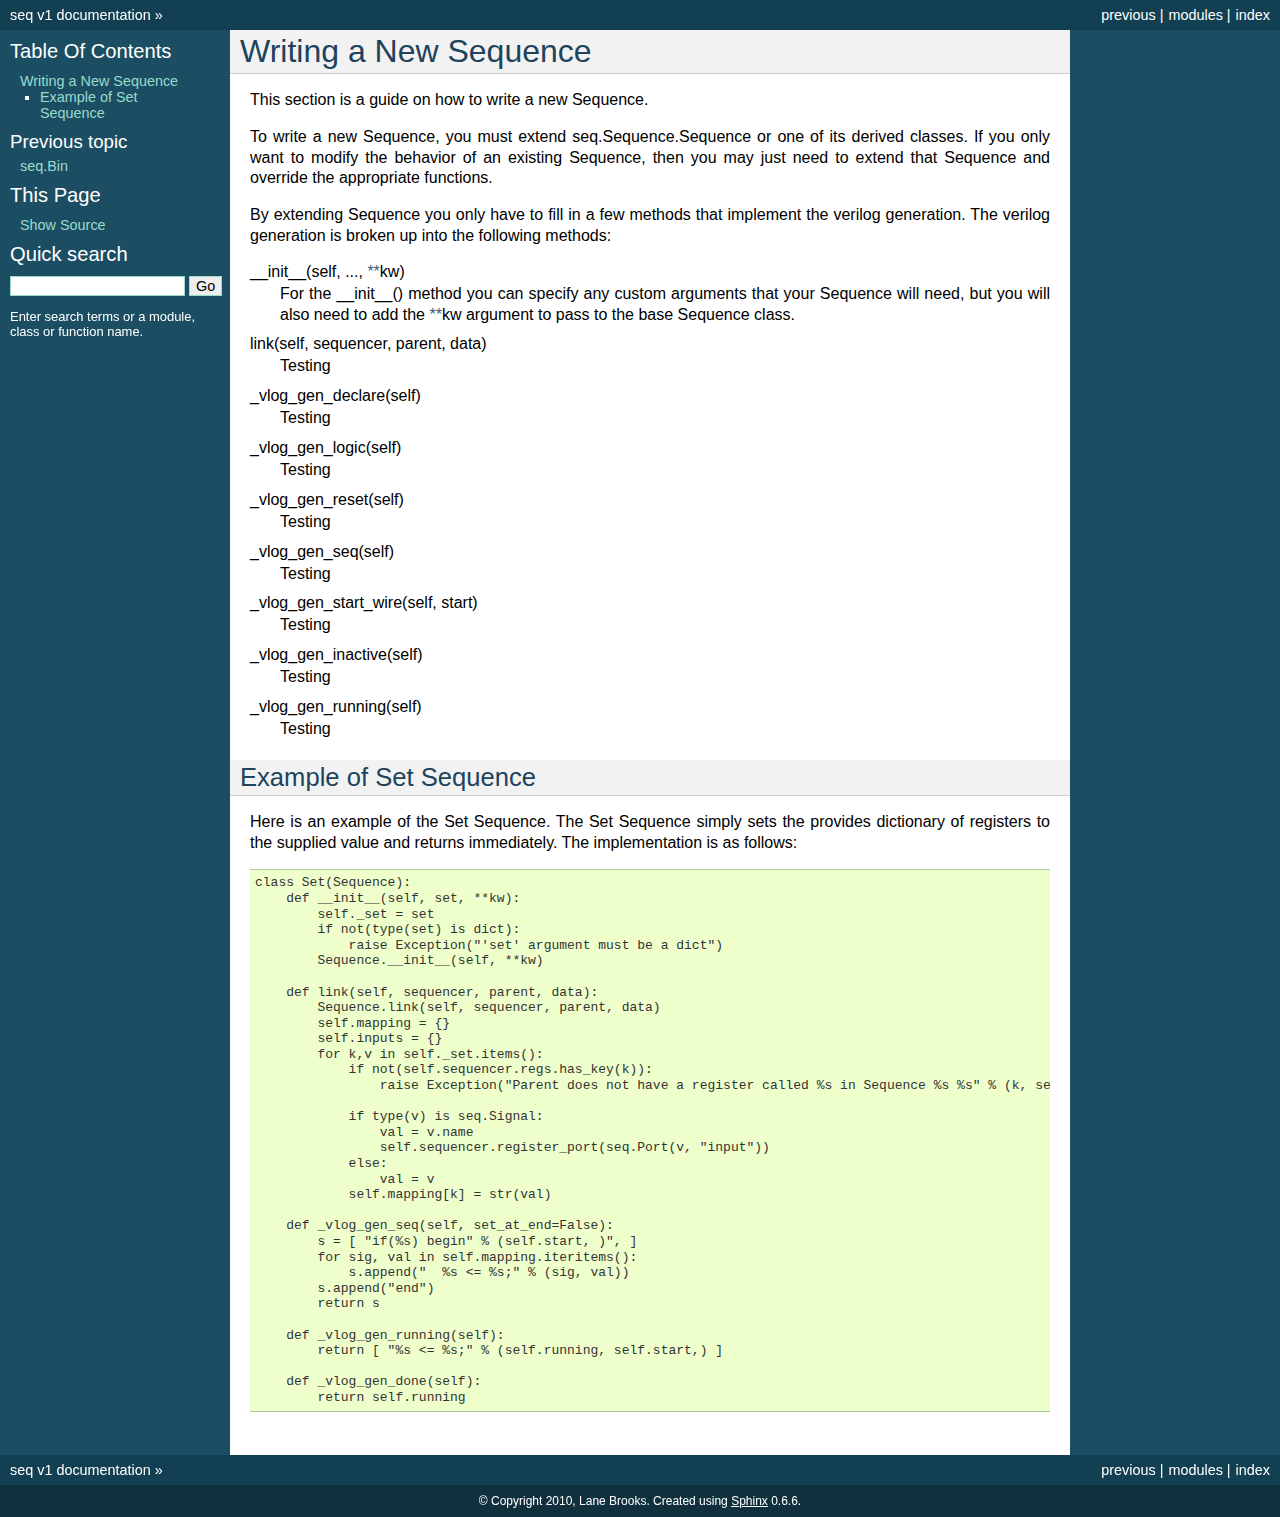
<file: sequence_creation.html>
<!DOCTYPE html PUBLIC "-//W3C//DTD XHTML 1.0 Transitional//EN"
  "http://www.w3.org/TR/xhtml1/DTD/xhtml1-transitional.dtd">

<html xmlns="http://www.w3.org/1999/xhtml">
  <head>
    <meta http-equiv="Content-Type" content="text/html; charset=utf-8" />
    
    <title>Writing a New Sequence &mdash; seq v1 documentation</title>
    <link rel="stylesheet" href="_static/default.css" type="text/css" />
    <link rel="stylesheet" href="_static/pygments.css" type="text/css" />
    <script type="text/javascript">
      var DOCUMENTATION_OPTIONS = {
        URL_ROOT:    '',
        VERSION:     '1',
        COLLAPSE_MODINDEX: false,
        FILE_SUFFIX: '.html',
        HAS_SOURCE:  true
      };
    </script>
    <script type="text/javascript" src="_static/jquery.js"></script>
    <script type="text/javascript" src="_static/doctools.js"></script>
    <link rel="top" title="seq v1 documentation" href="index.html" />
    <link rel="prev" title="seq.Bin" href="bin.html" /> 
  </head>
  <body>
    <div class="related">
      <h3>Navigation</h3>
      <ul>
        <li class="right" style="margin-right: 10px">
          <a href="genindex.html" title="General Index"
             accesskey="I">index</a></li>
        <li class="right" >
          <a href="modindex.html" title="Global Module Index"
             accesskey="M">modules</a> |</li>
        <li class="right" >
          <a href="bin.html" title="seq.Bin"
             accesskey="P">previous</a> |</li>
        <li><a href="index.html">seq v1 documentation</a> &raquo;</li> 
      </ul>
    </div>  

    <div class="document">
      <div class="documentwrapper">
        <div class="bodywrapper">
          <div class="body">
            
  <div class="section" id="writing-a-new-sequence">
<h1>Writing a New Sequence<a class="headerlink" href="#writing-a-new-sequence" title="Permalink to this headline">¶</a></h1>
<p>This section is a guide on how to write a new Sequence.</p>
<p>To write a new Sequence, you must extend seq.Sequence.Sequence or one
of its derived classes. If you only want to modify the behavior of an
existing Sequence, then you may just need to extend that Sequence and
override the appropriate functions.</p>
<p>By extending Sequence you only have to fill in a few methods that
implement the verilog generation. The verilog generation is broken
up into the following methods:</p>
<dl class="docutils">
<dt>__init__(self, ..., <a href="#id1"><span class="problematic" id="id2">**</span></a>kw)</dt>
<dd>For the __init__() method you can specify any custom arguments that
your Sequence will need, but you will also need to add the <a href="#id3"><span class="problematic" id="id4">**</span></a>kw
argument to pass to the base Sequence class.</dd>
<dt>link(self, sequencer, parent, data)</dt>
<dd>Testing</dd>
<dt>_vlog_gen_declare(self)</dt>
<dd>Testing</dd>
<dt>_vlog_gen_logic(self)</dt>
<dd>Testing</dd>
<dt>_vlog_gen_reset(self)</dt>
<dd>Testing</dd>
<dt>_vlog_gen_seq(self)</dt>
<dd>Testing</dd>
<dt>_vlog_gen_start_wire(self, start)</dt>
<dd>Testing</dd>
<dt>_vlog_gen_inactive(self)</dt>
<dd>Testing</dd>
<dt>_vlog_gen_running(self)</dt>
<dd>Testing</dd>
</dl>
<div class="section" id="example-of-set-sequence">
<h2>Example of Set Sequence<a class="headerlink" href="#example-of-set-sequence" title="Permalink to this headline">¶</a></h2>
<p>Here is an example of the Set Sequence. The Set Sequence
simply sets the provides dictionary of registers to the
supplied value and returns immediately.  The implementation
is as follows:</p>
<div class="highlight-python"><pre>class Set(Sequence):
    def __init__(self, set, **kw):
        self._set = set
        if not(type(set) is dict):
            raise Exception("'set' argument must be a dict")
        Sequence.__init__(self, **kw)

    def link(self, sequencer, parent, data):
        Sequence.link(self, sequencer, parent, data)
        self.mapping = {}
        self.inputs = {}
        for k,v in self._set.items():
            if not(self.sequencer.regs.has_key(k)):
                raise Exception("Parent does not have a register called %s in Sequence %s %s" % (k, self.name, self))

            if type(v) is seq.Signal:
                val = v.name
                self.sequencer.register_port(seq.Port(v, "input"))
            else:
                val = v
            self.mapping[k] = str(val)

    def _vlog_gen_seq(self, set_at_end=False):
        s = [ "if(%s) begin" % (self.start, )", ]
        for sig, val in self.mapping.iteritems():
            s.append("  %s &lt;= %s;" % (sig, val))
        s.append("end")
        return s

    def _vlog_gen_running(self):
        return [ "%s &lt;= %s;" % (self.running, self.start,) ]

    def _vlog_gen_done(self):
        return self.running</pre>
</div>
</div>
</div>


          </div>
        </div>
      </div>
      <div class="sphinxsidebar">
        <div class="sphinxsidebarwrapper">
            <h3><a href="index.html">Table Of Contents</a></h3>
            <ul>
<li><a class="reference external" href="#">Writing a New Sequence</a><ul>
<li><a class="reference external" href="#example-of-set-sequence">Example of Set Sequence</a></li>
</ul>
</li>
</ul>

            <h4>Previous topic</h4>
            <p class="topless"><a href="bin.html"
                                  title="previous chapter">seq.Bin</a></p>
            <h3>This Page</h3>
            <ul class="this-page-menu">
              <li><a href="_sources/sequence_creation.txt"
                     rel="nofollow">Show Source</a></li>
            </ul>
          <div id="searchbox" style="display: none">
            <h3>Quick search</h3>
              <form class="search" action="search.html" method="get">
                <input type="text" name="q" size="18" />
                <input type="submit" value="Go" />
                <input type="hidden" name="check_keywords" value="yes" />
                <input type="hidden" name="area" value="default" />
              </form>
              <p class="searchtip" style="font-size: 90%">
              Enter search terms or a module, class or function name.
              </p>
          </div>
          <script type="text/javascript">$('#searchbox').show(0);</script>
        </div>
      </div>
      <div class="clearer"></div>
    </div>
    <div class="related">
      <h3>Navigation</h3>
      <ul>
        <li class="right" style="margin-right: 10px">
          <a href="genindex.html" title="General Index"
             >index</a></li>
        <li class="right" >
          <a href="modindex.html" title="Global Module Index"
             >modules</a> |</li>
        <li class="right" >
          <a href="bin.html" title="seq.Bin"
             >previous</a> |</li>
        <li><a href="index.html">seq v1 documentation</a> &raquo;</li> 
      </ul>
    </div>
    <div class="footer">
      &copy; Copyright 2010, Lane Brooks.
      Created using <a href="http://sphinx.pocoo.org/">Sphinx</a> 0.6.6.
    </div>
  </body>
</html>
</file>
<file: _static/default.css>
/**
 * Sphinx stylesheet -- default theme
 * ~~~~~~~~~~~~~~~~~~~~~~~~~~~~~~~~~~
 */

@import url("basic.css");

/* -- page layout ----------------------------------------------------------- */

body {
    font-family: sans-serif;
    font-size: 100%;
    background-color: #11303d;
    color: #000;
    margin: 0;
    padding: 0;
}

div.document {
    background-color: #1c4e63;
}

div.documentwrapper {
    float: left;
    width: 100%;
}

div.bodywrapper {
    margin: 0 0 0 230px;
}

div.body {
    background-color: #ffffff;
    color: #000000;
    padding: 0 20px 30px 20px;
    width: 800px;
}

div.footer {
    color: #ffffff;
    width: 100%;
    padding: 9px 0 9px 0;
    text-align: center;
    font-size: 75%;
}

div.footer a {
    color: #ffffff;
    text-decoration: underline;
}

div.related {
    background-color: #133f52;
    line-height: 30px;
    color: #ffffff;
}

div.related a {
    color: #ffffff;
}

div.sphinxsidebar {
}

div.sphinxsidebar h3 {
    font-family: 'Trebuchet MS', sans-serif;
    color: #ffffff;
    font-size: 1.4em;
    font-weight: normal;
    margin: 0;
    padding: 0;
}

div.sphinxsidebar h3 a {
    color: #ffffff;
}

div.sphinxsidebar h4 {
    font-family: 'Trebuchet MS', sans-serif;
    color: #ffffff;
    font-size: 1.3em;
    font-weight: normal;
    margin: 5px 0 0 0;
    padding: 0;
}

div.sphinxsidebar p {
    color: #ffffff;
}

div.sphinxsidebar p.topless {
    margin: 5px 10px 10px 10px;
}

div.sphinxsidebar ul {
    margin: 10px;
    padding: 0;
    color: #ffffff;
}

div.sphinxsidebar a {
    color: #98dbcc;
}

div.sphinxsidebar input {
    border: 1px solid #98dbcc;
    font-family: sans-serif;
    font-size: 1em;
}

/* -- body styles ----------------------------------------------------------- */

a {
    color: #355f7c;
    text-decoration: none;
}

a:hover {
    text-decoration: underline;
}

div.body p, div.body dd, div.body li {
    text-align: justify;
    line-height: 130%;
}

div.body h1,
div.body h2,
div.body h3,
div.body h4,
div.body h5,
div.body h6 {
    font-family: 'Trebuchet MS', sans-serif;
    background-color: #f2f2f2;
    font-weight: normal;
    color: #20435c;
    border-bottom: 1px solid #ccc;
    margin: 20px -20px 10px -20px;
    padding: 3px 0 3px 10px;
}

div.body h1 { margin-top: 0; font-size: 200%; }
div.body h2 { font-size: 160%; }
div.body h3 { font-size: 140%; }
div.body h4 { font-size: 120%; }
div.body h5 { font-size: 110%; }
div.body h6 { font-size: 100%; }

a.headerlink {
    color: #c60f0f;
    font-size: 0.8em;
    padding: 0 4px 0 4px;
    text-decoration: none;
}

a.headerlink:hover {
    background-color: #c60f0f;
    color: white;
}

div.body p, div.body dd, div.body li {
    text-align: justify;
    line-height: 130%;
}

div.admonition p.admonition-title + p {
    display: inline;
}

div.admonition p {
    margin-bottom: 5px;
}

div.admonition pre {
    margin-bottom: 5px;
}

div.admonition ul, div.admonition ol {
    margin-bottom: 5px;
}

div.note {
    background-color: #eee;
    border: 1px solid #ccc;
}

div.seealso {
    background-color: #ffc;
    border: 1px solid #ff6;
}

div.topic {
    background-color: #eee;
}

div.warning {
    background-color: #ffe4e4;
    border: 1px solid #f66;
}

p.admonition-title {
    display: inline;
}

p.admonition-title:after {
    content: ":";
}

pre {
    padding: 5px;
    background-color: #eeffcc;
    color: #333333;
    line-height: 120%;
    border: 1px solid #ac9;
    border-left: none;
    border-right: none;
}

tt {
    background-color: #ecf0f3;
    padding: 0 1px 0 1px;
    font-size: 0.95em;
}

.warning tt {
    background: #efc2c2;
}

.note tt {
    background: #d6d6d6;
}
</file>
<file: _static/pygments.css>
.hll { background-color: #ffffcc }
.c { color: #408090; font-style: italic } /* Comment */
.err { border: 1px solid #FF0000 } /* Error */
.k { color: #007020; font-weight: bold } /* Keyword */
.o { color: #666666 } /* Operator */
.cm { color: #408090; font-style: italic } /* Comment.Multiline */
.cp { color: #007020 } /* Comment.Preproc */
.c1 { color: #408090; font-style: italic } /* Comment.Single */
.cs { color: #408090; background-color: #fff0f0 } /* Comment.Special */
.gd { color: #A00000 } /* Generic.Deleted */
.ge { font-style: italic } /* Generic.Emph */
.gr { color: #FF0000 } /* Generic.Error */
.gh { color: #000080; font-weight: bold } /* Generic.Heading */
.gi { color: #00A000 } /* Generic.Inserted */
.go { color: #303030 } /* Generic.Output */
.gp { color: #c65d09; font-weight: bold } /* Generic.Prompt */
.gs { font-weight: bold } /* Generic.Strong */
.gu { color: #800080; font-weight: bold } /* Generic.Subheading */
.gt { color: #0040D0 } /* Generic.Traceback */
.kc { color: #007020; font-weight: bold } /* Keyword.Constant */
.kd { color: #007020; font-weight: bold } /* Keyword.Declaration */
.kn { color: #007020; font-weight: bold } /* Keyword.Namespace */
.kp { color: #007020 } /* Keyword.Pseudo */
.kr { color: #007020; font-weight: bold } /* Keyword.Reserved */
.kt { color: #902000 } /* Keyword.Type */
.m { color: #208050 } /* Literal.Number */
.s { color: #4070a0 } /* Literal.String */
.na { color: #4070a0 } /* Name.Attribute */
.nb { color: #007020 } /* Name.Builtin */
.nc { color: #0e84b5; font-weight: bold } /* Name.Class */
.no { color: #60add5 } /* Name.Constant */
.nd { color: #555555; font-weight: bold } /* Name.Decorator */
.ni { color: #d55537; font-weight: bold } /* Name.Entity */
.ne { color: #007020 } /* Name.Exception */
.nf { color: #06287e } /* Name.Function */
.nl { color: #002070; font-weight: bold } /* Name.Label */
.nn { color: #0e84b5; font-weight: bold } /* Name.Namespace */
.nt { color: #062873; font-weight: bold } /* Name.Tag */
.nv { color: #bb60d5 } /* Name.Variable */
.ow { color: #007020; font-weight: bold } /* Operator.Word */
.w { color: #bbbbbb } /* Text.Whitespace */
.mf { color: #208050 } /* Literal.Number.Float */
.mh { color: #208050 } /* Literal.Number.Hex */
.mi { color: #208050 } /* Literal.Number.Integer */
.mo { color: #208050 } /* Literal.Number.Oct */
.sb { color: #4070a0 } /* Literal.String.Backtick */
.sc { color: #4070a0 } /* Literal.String.Char */
.sd { color: #4070a0; font-style: italic } /* Literal.String.Doc */
.s2 { color: #4070a0 } /* Literal.String.Double */
.se { color: #4070a0; font-weight: bold } /* Literal.String.Escape */
.sh { color: #4070a0 } /* Literal.String.Heredoc */
.si { color: #70a0d0; font-style: italic } /* Literal.String.Interpol */
.sx { color: #c65d09 } /* Literal.String.Other */
.sr { color: #235388 } /* Literal.String.Regex */
.s1 { color: #4070a0 } /* Literal.String.Single */
.ss { color: #517918 } /* Literal.String.Symbol */
.bp { color: #007020 } /* Name.Builtin.Pseudo */
.vc { color: #bb60d5 } /* Name.Variable.Class */
.vg { color: #bb60d5 } /* Name.Variable.Global */
.vi { color: #bb60d5 } /* Name.Variable.Instance */
.il { color: #208050 } /* Literal.Number.Integer.Long */
</file>
